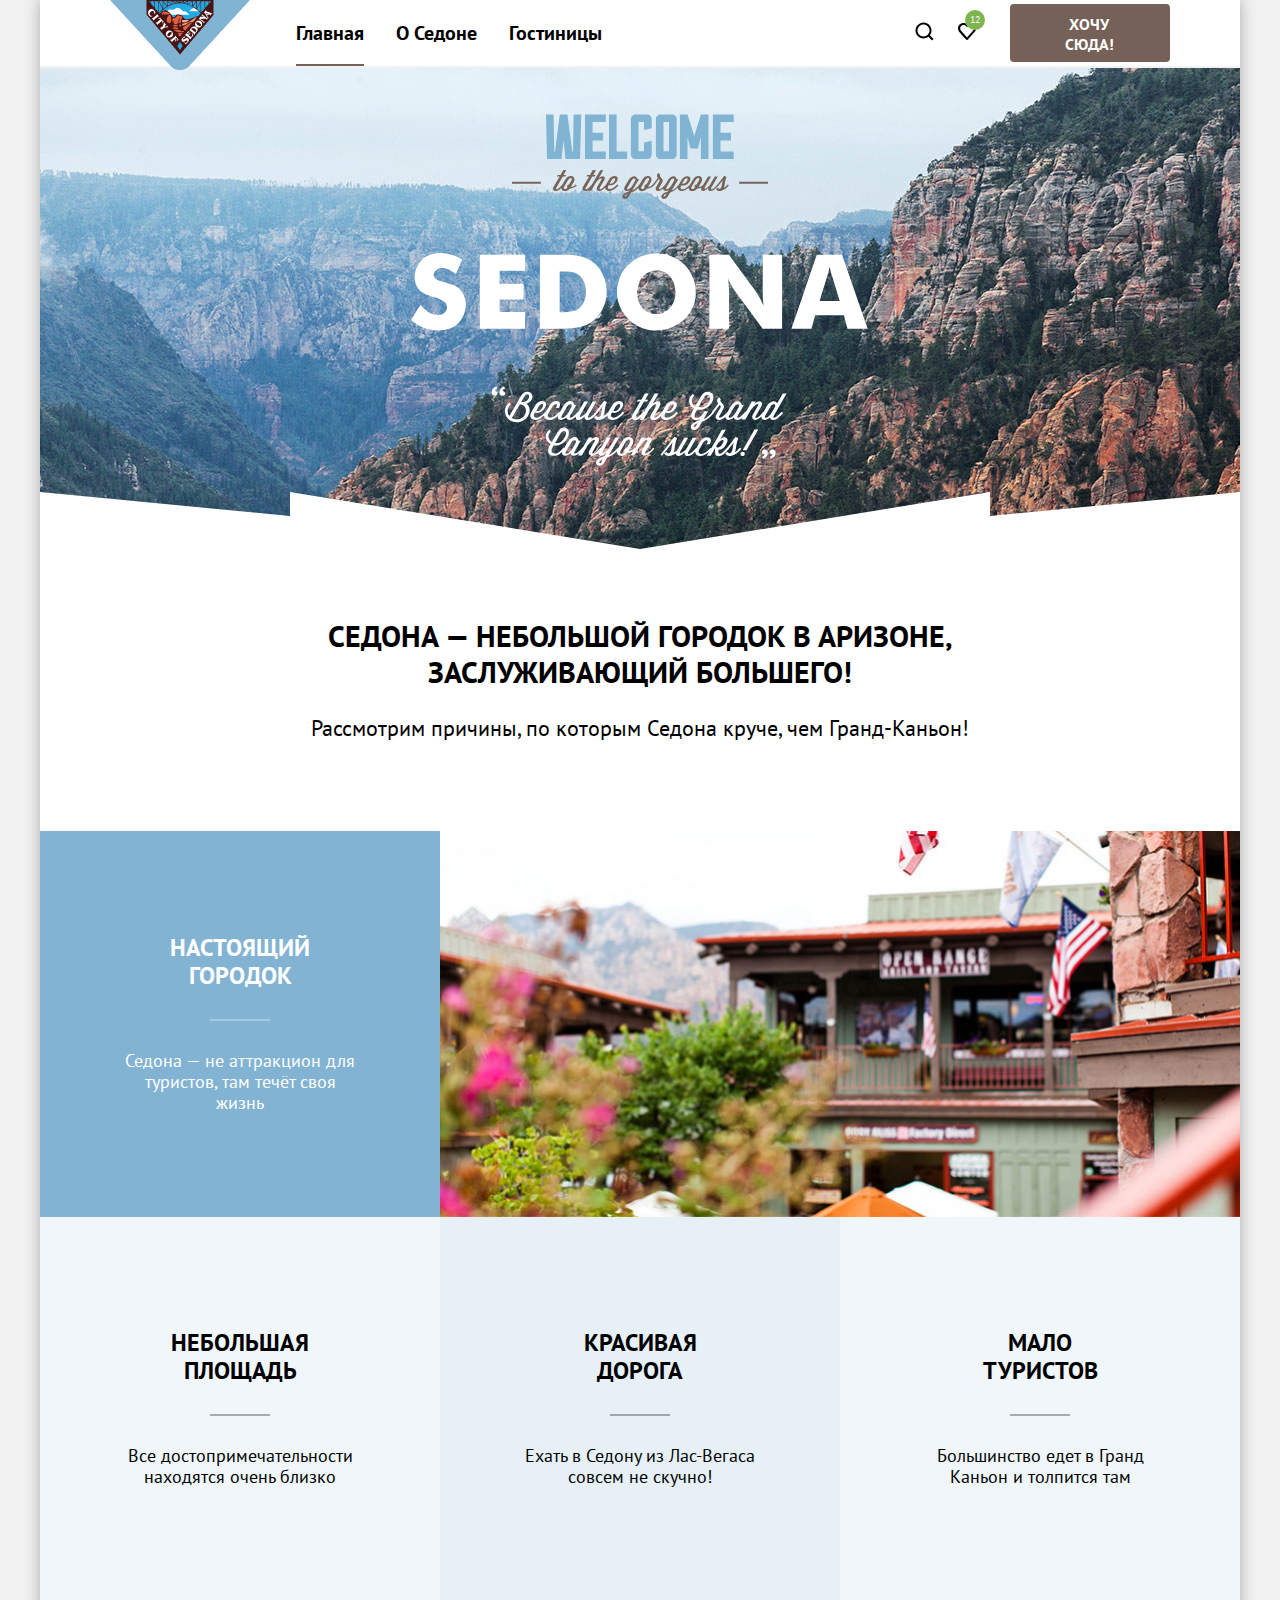
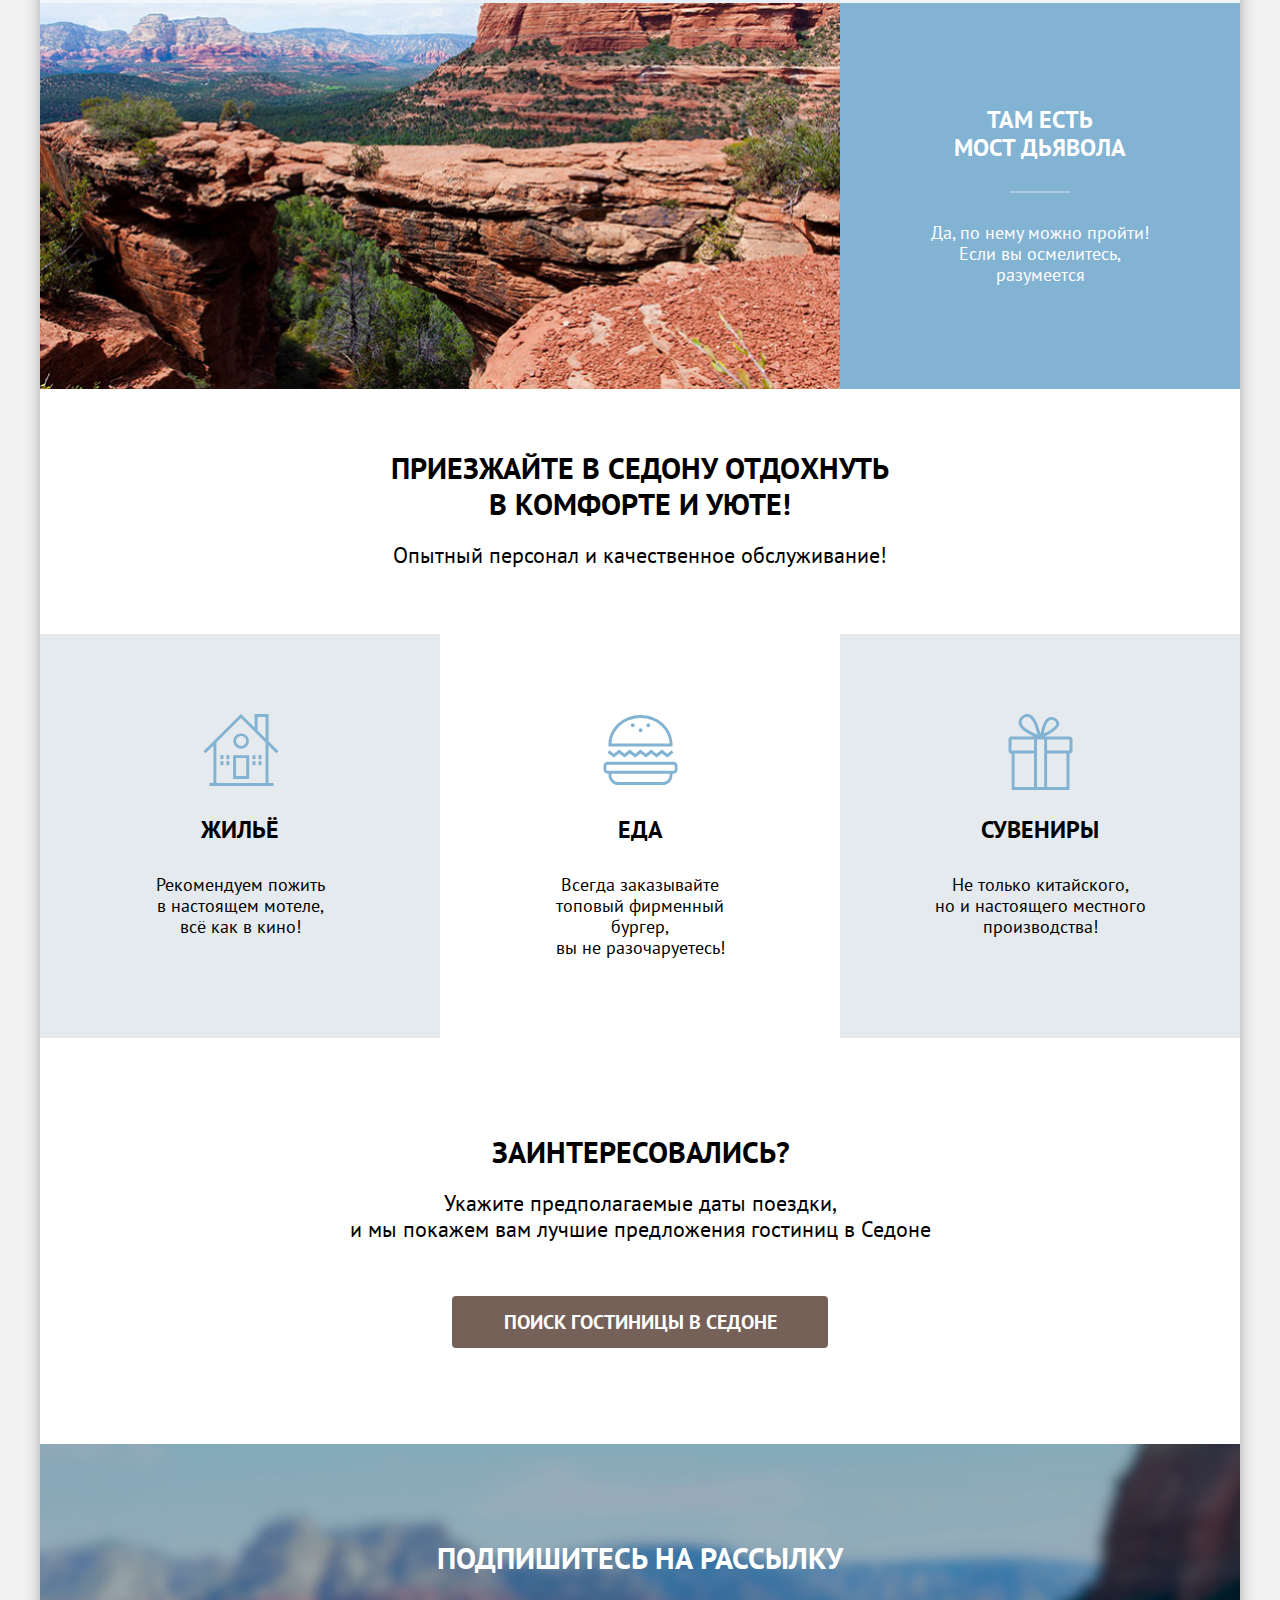
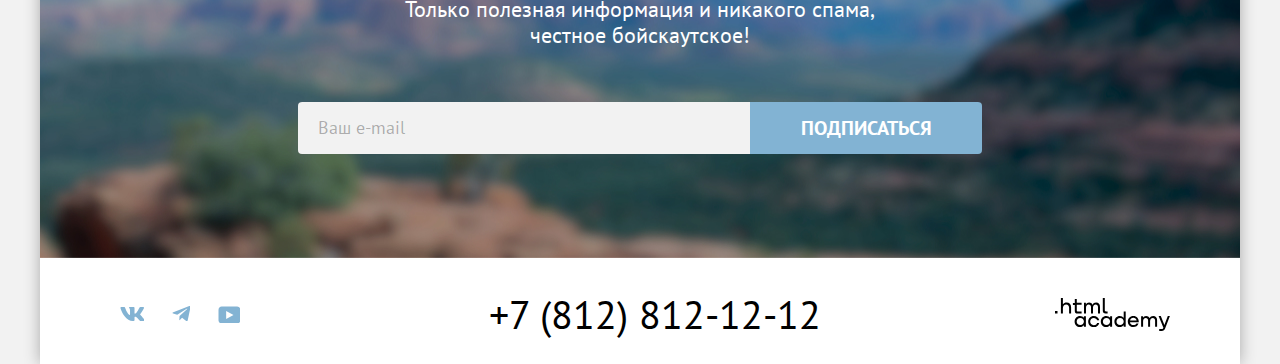
<file: index.html>
<!DOCTYPE html>
<html lang="ru">
  <head>
    <meta charset="utf-8">
    <link rel="stylesheet" href="styles/styles.css">
    <link rel="icon" href="favicon.ico">
    <link rel="icon" type="image/png" sizes="32x32" href="images/favicon.png">
    <title>HTML Academy: Седона</title>
  </head>
  <body class="page-container">
      <header data-test="header" class="header">
        <nav class="navigation">
          <p class="logo">
            <a href="index.html"><img src="images/sedona-logo.png" width="140" height="70"  alt="На главную страницу."></a>
          </p>
          <ul class="navigation-list">
            <li class="navigation-item">
              <a class="navigation-link active" href="index.html">Главная</a>
            </li>
            <li class="navigation-item">
              <a class="navigation-link" href="#">О Седоне</a>
            </li>
            <li class="navigation-item">
              <a class="navigation-link" href="catalog.html">Гостиницы</a>
            </li>
          </ul>
          <ul class="user-menu">
            <li class="user-menu-item search-button">
              <span class="visually-hidden"> поиск </span>
              <a class="search-button-link" href="#">
                <svg class="search-button-icon" xmlns="http://www.w3.org/2000/svg" width="19" height="19" viewBox="0 0 19 19" fill="black" role="img" aria-label="Поиск.">
                  <path d="M18.5 17.0083L14.8 13.3287C15.8 12.0359 16.5 10.3453 16.5 8.4558C16.5 4.08011 12.9 0.5 8.5 0.5C4.1 0.5 0.5 4.17956 0.5 8.55525C0.5 12.9309 4.1 16.511 8.5 16.511C10.3 16.511 12 15.9144 13.4 14.8204L17.1 18.5L18.5 17.0083ZM8.5 14.5221C5.2 14.5221 2.5 11.837 2.5 8.55525C2.5 5.27348 5.2 2.5884 8.5 2.5884C11.8 2.5884 14.5 5.27348 14.5 8.55525C14.5 11.837 11.8 14.5221 8.5 14.5221Z" />
                </svg>
              </a>
            </li>
            <li class="user-menu-item favourites">
              <span class="visually-hidden"> избранное </span>
              <a class="favourites-link" href="#">
                <svg class="favourites-icon" xmlns="http://www.w3.org/2000/svg" width="18" height="17" viewBox="0 0 18 17" fill="black" role="img" aria-label="Избранное.">
                  <path d="M8.9 17C8.6 17 8.3 16.9 8.1 16.6C2.7 10.5 1.4 9.1 1.1 8.7C0.4 7.8 0 6.6 0 5.4C0 2.4 2.4 0 5.5 0C6.8 0 8 0.5 9 1.3C10 0.5 11.3 0 12.5 0C15.5 0 18 2.4 18 5.4C18 6.7 17.5 7.9 16.7 8.8L9.7 16.7C9.5 16.9 9.3 17 8.9 17ZM2.9 7.5C3.2 7.9 6.4 11.5 9 14.4L15.2 7.4C15.7 6.9 15.9 6.2 15.9 5.4C15.9 3.6 14.4 2.1 12.6 2.1C11.6 2.1 10.6 2.6 9.9 3.4C9.6 3.7 9.3 3.8 9 3.8C8.7 3.8 8.4 3.6 8.2 3.4C7.5 2.6 6.5 2.1 5.5 2.1C3.7 2.1 2.2 3.6 2.2 5.4C2.1 6.3 2.5 7 2.9 7.5C2.8 7.5 2.8 7.5 2.9 7.5Z" />
                </svg>
                <span class="favourites-quantity">12</span>
              </a>
            </li>
            <li class="want-to-sedona-wrapper">
              <a class="want-to-sedona-link" href="#">Хочу сюда!</a>
            </li>
          </ul>
        </nav>
      </header>
      <main class="main-container" data-test="main">
        <section class="hero-index" data-test="hero">
          <h1 class="visually-hidden">Седона - небольшой городок в Аризоне</h1>
          <img class="hero-text" src="images/index/hero-text.svg" width="458" height="352" alt="Welcome to the gorgeous Sedona, because the Grand Canyon sucks!">
        </section>
        <section class="advantages" data-test="advantages">
          <h2>Седона — небольшой городок в Аризоне,
            <br>заслуживающий большего!</h2>
          <p class="advantages-subtitle">Рассмотрим причины, по которым Седона круче, чем Гранд-Каньон!</p>
          <ul class="advantages-list">
            <li class="advantages-item with-picture">
              <div class="advantages-item-container">
                <h3 class="advantages-item-header header-with-picture">Настоящий городок </h3>
                <p class="advantages-item-text">Седона — не аттракцион для туристов, там течёт своя жизнь</p>
              </div>
              <img src="images/index/real-town.jpg" width="800" height="385" alt="Домик в Седоне.">
            </li>
            <li class="advantages-item">
              <div class="advantages-item-container basic">
                <h3 class="advantages-item-header">Небольшая площадь</h3>
                <p class="advantages-item-text">Все достопримечательности находятся очень близко</p>
            </div>
            </li>
            <li class="advantages-item">
              <div class="advantages-item-container basic">
                <h3 class="advantages-item-header">Красивая дорога</h3>
                <p class="advantages-item-text">Ехать в Седону из Лас-Вегаса
                  <br>совсем не скучно!</p>
              </div>
            </li>
            <li class="advantages-item">
              <div class="advantages-item-container basic">
                <h3 class="advantages-item-header">Мало
                  <br>туристов</h3>
                <p class="advantages-item-text">Большинство едет в Гранд Каньон и толпится там</p>
              </div>
            </li>
            <li class="advantages-item with-picture">
              <img src="images/index/devils-bridge.jpg" width="800" height="385" alt="Мост дьявола.">
              <div class="advantages-item-container">
                <h3 class="advantages-item-header header-with-picture">Там есть
                  <br>мост дьявола</h3>
                <p class="advantages-item-text">Да, по нему можно пройти! Если вы осмелитесь, разумеется</p>
              </div>
            </li>
          </ul>
        </section>
        <section class="invite" data-test="search">
          <div class="invite-wrapper">
            <h2>Приезжайте в Седону отдохнуть в комфорте и уюте!</h2>
            <p>Опытный персонал и качественное обслуживание!</p>
          </div>
          <ul class="invite-list">
            <li class="invite-list-item invite-list-item-house">
              <h3>Жильё</h3>
              <p>Рекомендуем пожить
                <br>в настоящем мотеле,
                <br>всё как в кино!</p>
            </li>
            <li class="invite-list-item invite-list-item-food">
              <h3>Еда</h3>
              <p>Всегда заказывайте
                <br>топовый фирменный бургер,
                <br>вы не разочаруетесь!</p>
            </li>
            <li class="invite-list-item invite-list-item-souveneer">
              <h3>Сувениры</h3>
              <p>Не только китайского,
                <br>но и настоящего местного
                <br>производства!</p>
            </li>
          </ul>
        </section>
        <section class="search-form">
          <h2>Заинтересовались?</h2>
          <p>Укажите предполагаемые даты поездки,
            <br>и мы покажем вам лучшие предложения гостиниц в Седоне</p>
          <a class="hotel-search-link" href="#">Поиск гостиницы в Седоне</a>
        </section>
        <section class="subscribe" data-test="subscribe">
          <h2>Подпишитесь на рассылку</h2>
          <p>Только полезная информация и никакого спама,
            <br>честное бойскаутское!</p>
          <form class="subscribe-wrapper" action="https://echo.htmlacademy.ru">
            <label for="subscribe-button"></label>
            <input class="field email-input" name="email" id="subscribe-button" type="email" placeholder="Ваш e-mail" required>
            <button class="subscribe-button" type="submit">подписаться</button>
          </form>
        </section>
      </main>
      <footer data-test="footer">
        <div class="footer-conainer">
          <ul class="social-list">
            <li class="social-list-item social-vk">
              <p class="visually-hidden">наша страница во ВКонтакте</p>
              <a class="social-icon" href="https://vk.com/htmlacademy">
                <svg class="vk-icon" xmlns="http://www.w3.org/2000/svg" width="24" height="14" viewBox="0 0 24 14" fill="#83B3D3" role="img" aria-label="Вконтакту.">
                  <path fill-rule="evenodd" clip-rule="evenodd" d="M23.9498 0.948C24.1158 0.402 23.9498 0 23.1548 0H20.5298C19.8618 0 19.5538 0.347 19.3868 0.73C19.3868 0.73 18.0518 3.926 16.1608 6.002C15.5488 6.604 15.2708 6.795 14.9368 6.795C14.7698 6.795 14.5188 6.604 14.5188 6.057V0.948C14.5188 0.292 14.3348 0 13.7788 0H9.65076C9.23376 0 8.98276 0.304 8.98276 0.593C8.98276 1.214 9.92876 1.358 10.0258 3.106V6.904C10.0258 7.737 9.87276 7.888 9.53876 7.888C8.64876 7.888 6.48376 4.677 5.19876 1.003C4.94976 0.288 4.69776 0 4.02676 0H1.39976C0.649756 0 0.499756 0.347 0.499756 0.73C0.499756 1.412 1.38976 4.8 4.64476 9.281C6.81476 12.341 9.86976 14 12.6528 14C14.3218 14 14.5278 13.632 14.5278 12.997V10.684C14.5278 9.947 14.6858 9.8 15.2148 9.8C15.6048 9.8 16.2718 9.992 17.8298 11.467C19.6098 13.216 19.9028 14 20.9048 14H23.5298C24.2798 14 24.6558 13.632 24.4398 12.904C24.2018 12.18 23.3518 11.129 22.2248 9.882C21.6128 9.172 20.6948 8.407 20.4158 8.024C20.0268 7.533 20.1378 7.314 20.4158 6.877C20.4158 6.877 23.6158 2.451 23.9488 0.948H23.9498Z" />
                </svg>
              </a>
            </li>
              <li class="social-list-item social-telegram">
                <p class="visually-hidden">наша страница в Telegram</p>
                <a class="social-icon" href="https://t.me/htmlacademy ">
                  <svg class="telegram-icon" xmlns="http://www.w3.org/2000/svg" width="18" height="16" viewBox="0 0 18 16" fill="#83B3D3" role="img" aria-label="Телеграм.">
                    <path d="M17.2853 0.0992597L1.34073 6.24776C0.252584 6.68481 0.258879 7.29184 1.14109 7.56253L5.23469 8.83953L14.7061 2.8637C15.1539 2.59121 15.5631 2.7378 15.2268 3.03636L7.55308 9.96185H7.55128L7.55308 9.96275L7.2707 14.1823C7.68438 14.1823 7.86693 13.9925 8.09895 13.7686L10.0873 11.8351L14.2232 14.89C14.9858 15.31 15.5334 15.0941 15.7232 14.1841L18.4382 1.38885C18.7161 0.274623 18.0128 -0.229883 17.2853 0.0992597Z" />
                  </svg>
                </a>
            </li>
            <li class="social-list-item social-youtube">
              <p class="visually-hidden">наша страница на YouTube</p>
              <a class="social-icon" href="https://www.youtube.com/user/htmlacademyru">
                <svg class="youtube-icon" xmlns="http://www.w3.org/2000/svg" width="22" height="17" viewBox="0 0 22 17" fill="#83B3D3" role="img" aria-label="Youtube.">
                  <path d="M19.1072 0.5H3.67437C1.81368 0.5 0.500244 2.09375 0.500244 3.9V13.9937C0.500244 15.9062 1.81368 17.5 3.67437 17.5H19.3261C20.9679 17.5 22.5002 15.9062 22.5002 14.1V3.9C22.2813 2.09375 20.9679 0.5 19.1072 0.5ZM8.16194 13.0375V4.9625L15.4953 9L8.16194 13.0375Z"/>
                </svg>
              </a>
            </li>
          </ul>
            <a class="phone" href="tel:+78128121212">+7 (812) 812-12-12</a>
            <p class="visually-hidden">Разработано html academy</p>
          <a class="html-academy-link" href="https://htmlacademy.ru/">
            <svg  class="html-academy-icon" xmlns="http://www.w3.org/2000/svg" width="115" height="33" viewBox="0 0 115 33" fill="black" role="img" aria-label="hnml academy.">
            <path fill-rule="evenodd" clip-rule="evenodd" d="M7.9999 6.2C8.7999 5.2 9.9999 4.5 11.5999 4.5C14.2999 4.5 16.1999 6.4 16.0999 9.4V15.5H14.0999V9.8C14.0999 8 12.9999 6.6 11.1999 6.6C9.1999 6.6 7.8999 8.1 7.8999 10.2V15.5H5.8999V0H7.8999V6.2H7.9999ZM0 15.5V12.9H2.5V15.5H0ZM26.5999 4.79998H21.7999V1.09998H19.7999V4.89998H17.8999V6.89998H19.7999V12.9C19.7999 14.6 20.7999 15.6 22.4999 15.6H26.5999V13.6H22.8999C22.1999 13.6 21.7999 13.2 21.7999 12.5V6.79998H26.5999V4.79998ZM37.6 6.69998C38.2 5.39998 39.5 4.59998 41.1 4.59998C43.6 4.59998 45.1 6.39998 45 8.89997V15.4H43V9.09998C43 7.49998 42.1 6.49998 40.6 6.49998C39.4 6.49998 38 7.39998 38 9.79998V15.4H36V9.09998C36 7.49998 35.1 6.49998 33.6 6.49998C32 6.49998 31 7.99998 31 9.99998V15.4H29V4.79998H30.9V6.39998H31C31.6 5.39998 32.7 4.59998 34.1 4.59998C35.7 4.59998 36.9 5.49998 37.5 6.69998H37.6ZM47.8 12.7C47.8 14.4 48.8 15.4 50.6 15.4H52.6V13.4H50.9001C50.2001 13.4 49.8 13 49.8 12.3V0H47.8V12.7ZM25.0001 17.9C26.7001 17.9 28.0001 18.6 28.9001 19.7V18.2H30.9001V28.8H28.9001V27.2H28.8001C28.0001 28.3 26.8001 29.1 25.0001 29.1C21.9001 29.1 19.6001 26.8 19.6001 23.5C19.6001 20.2 21.9001 17.9 25.0001 17.9ZM21.7001 23.5C21.7001 25.5 23.1001 27.1 25.3001 27.1C27.5001 27.1 28.9001 25.4 28.9001 23.5C28.9001 21.5 27.5001 19.9 25.3001 19.9C23.1001 19.9 21.7001 21.5 21.7001 23.5ZM44.2 22C43.7 19.6 41.5999 17.9 38.7999 17.9C35.3999 17.9 33.2 20.4 33.2 23.5C33.2 26.6 35.3999 29.1 38.7999 29.1C41.5999 29.1 43.7 27.3 44.2 24.9H42.0999C41.7 26.2 40.3999 27.2 38.7999 27.2C36.5999 27.2 35.2 25.6 35.2 23.6C35.2 21.6 36.5999 20 38.7999 20C40.3999 20 41.5999 21 42.0999 22.2H44.2V22ZM51.2001 17.9C52.9001 17.9 54.2001 18.6 55.1 19.7V18.2H57.1V28.8H55.1V27.2H55C54.2001 28.3 53 29.1 51.2001 29.1C48.1001 29.1 45.8 26.8 45.8 23.5C45.8 20.2 48.1001 17.9 51.2001 17.9ZM47.9001 23.5C47.9001 25.5 49.3 27.1 51.5 27.1C53.6 27.1 55.1 25.4 55.1 23.5C55.1 21.5 53.7001 19.9 51.5 19.9C49.3 19.9 47.9001 21.5 47.9001 23.5ZM68.6999 19.8C67.7999 18.7 66.4999 17.9 64.7999 17.9C61.6999 17.9 59.3999 20.2 59.3999 23.5C59.3999 26.8 61.5999 29.1 64.7999 29.1C66.4999 29.1 67.7999 28.3 68.5999 27.3H68.6999V28.8H70.6999V13.4H68.6999V19.8ZM65.0999 27.1C62.8999 27.1 61.4999 25.5 61.4999 23.5C61.4999 21.5 62.8999 19.9 65.0999 19.9C67.2999 19.9 68.6999 21.5 68.6999 23.5C68.5999 25.5 67.1999 27.1 65.0999 27.1ZM72.8 23.5C72.8 20.4 75 17.9 78.3 17.9C81.8 17.9 84 20.6 83.8 24.2H75C75.1 25.8 76.5 27.1 78.4 27.1C79.8 27.1 80.9 26.5 81.4 25.5H83.5C82.8 27.8 80.8 29.1 78.3 29.1C74.9 29.1 72.8 26.5 72.8 23.5ZM81.6 22.4C81.3 20.8 80 19.8 78.3 19.8C76.6001 19.8 75.4 20.9 75.1 22.4H81.6ZM98.2001 17.9C96.6001 17.9 95.3001 18.7 94.6001 19.9H94.5001C93.9001 18.7 92.7001 17.9 91.1001 17.9C89.7001 17.9 88.6001 18.6 88.0001 19.7V18.2H86.1001V28.8H88.1001V23.4C88.1001 21.4 89.1001 20 90.7001 19.9C92.2001 19.9 93.1001 20.9 93.1001 22.5V28.8H95.1001V23.2C95.1001 20.8 96.5001 19.9 97.7001 19.9C99.2001 19.9 100.1 20.9 100.1 22.5V28.8H102.1V22.3C102.2 19.7 100.7 17.9 98.2001 17.9ZM105.8 18.1L109.4 27L112.8 18.1H114.9L110.2 30.3C109.5 32.1 108.5 32.9 106.7 32.9H104.2V30.9H106.7C107.7 30.9 108.1 30.6 108.4 29.7L103.6 18.1H105.8Z"/> </svg>
          </a>
        </div>
      </footer>
      <div class="modal-container modal-closed" data-test="modal">
        <div class="modal modal-hotel-search ">
          <button class="modal-close-button" type="button">
            <span class="visually-hidden">Закрыть окно поиска.</span>
          </button>
          <section class="modal-content">
            <h2 class="modal-title">поиск гостиницы в седоне</h2>
            <h3 class="visually-hidden">Форма поиска гостиницы.</h3>
            <form class="hotel-search-form" action="https://echo.htmlacademy.ru/" method="post">
              <div class="form-wrapper">
                <div class="check-in">
                    <label class="modal-lables check-in-date-label" for="check-in-date">Дата Заезда: </label>
                    <input class="field check-in-date-input" type="text" name="дата заезда" id="check-in-date" placeholder="Укажите дату" value="27 апреля 2020" required>
                </div>
                <p class="warning incorrect-date">
                  Мы не можем отправить вас в прошлое.
                </p>
                <div class="departure">
                    <label class="modal-lables departure-date-label" for="departure-date">Дата Выезда:</label>
                    <input class="field departure-date-input" type="text" name="дата выезда" id="departure-date" placeholder="Укажите дату" value="1 сентября 2023" required>
                </div>
                  <p class="warning succesful-date">
                    На эти даты есть свободные номера. Пока есть.
                  </p>
                  <div class="guest">
                    <div class="adults-wrapper">
                      <label class="modal-lables adults-label" for="adults-number">Взрослые: </label>
                        <div class="adult-counter">
                          <input class="modal-buttons minus-button" type="button" value="-">
                          <input class="field adults-number" type="number" name="Взрослых" id="adults-number" min="0" value="2" max="99">
                          <input class="modal-buttons plus-button" type="button" value="+">
                        </div>
                        </div>
                    <div class="children-wrapper">
                        <label class="modal-lables children-label" for="children-number">Дети: </label>
                        <div class="tooltip children-tooltip">
                          <button class="tooltip-toggle" type="button" aria-labelledby="tooltip-children">
                            <svg width="26" height="26" viewBox="0 0 26 26" fill="none" xmlns="http://www.w3.org/2000/svg" role="button" aria-label="Общее описание для всех картинок.">
                              <circle cx="13" cy="13" r="13" fill="#83B3D3"/>
                              <path fill-rule="evenodd" clip-rule="evenodd" d="M12 7H14V9H12V7ZM14 19H12V10H14V19Z" fill="white"/>
                            </svg>
                          </button>
                          <span class="tooltip-text" role="tooltip" id="tooltip-children">Укажите количество детей, которые будут с вами, возраст которых от 6 до 18 лет. Дети до 6 лет размещаются бесплатно.</span>
                        </div>
                          <div class="children-counter">
                            <input class="modal-buttons minus-button" type="button" value="-">
                            <input class="field children-number" type="number" name="Детей" id="children-number" min="0"  value="2" max="99">
                            <input class="modal-buttons plus-button" type="button" value="+">
                          </div>
                    </div>
                  </div>
                <div class="modal-submit-wrapper">
                  <input class="modal-submit-button" type="submit" name="Найти" value="Найти">
                </div>
              </div>
            </form>
          </section>
        </div>
      </div>
  </body>
</html>
</file>
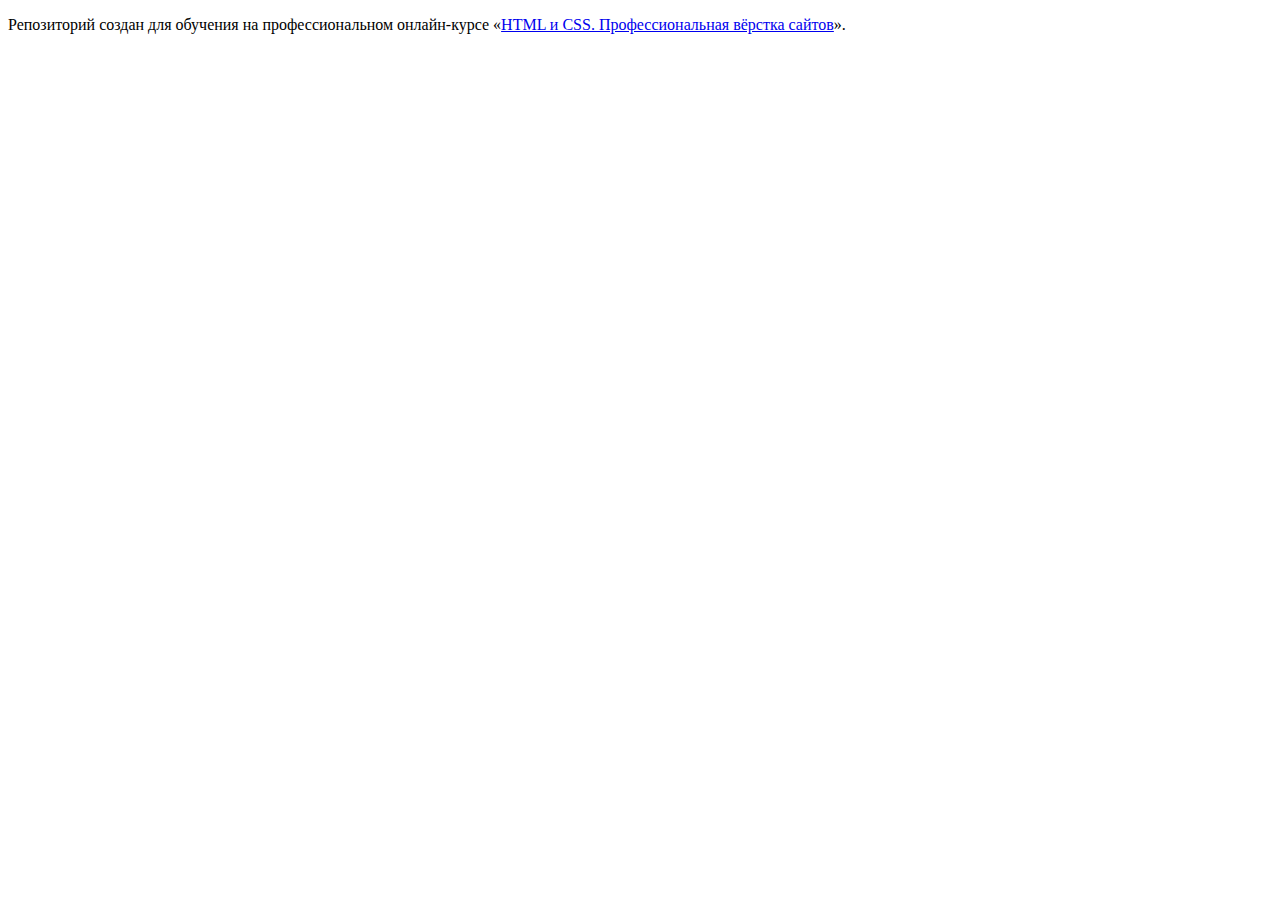
<file: 1/index.html>
<!DOCTYPE html>
<html lang="ru">
  <head>
    <meta charset="utf-8">
    <title>HTML Academy: Седона</title>
    <base href="https://htmlacademy-htmlcss.github.io/2415183-sedona-38/1/">
</head>
  <body>

    <p>Репозиторий создан для обучения на профессиональном онлайн‑курсе «<a href="https://htmlacademy.ru/intensive/htmlcss">HTML и CSS. Профессиональная вёрстка сайтов</a>».</p>

  </body>
</html>
</file>
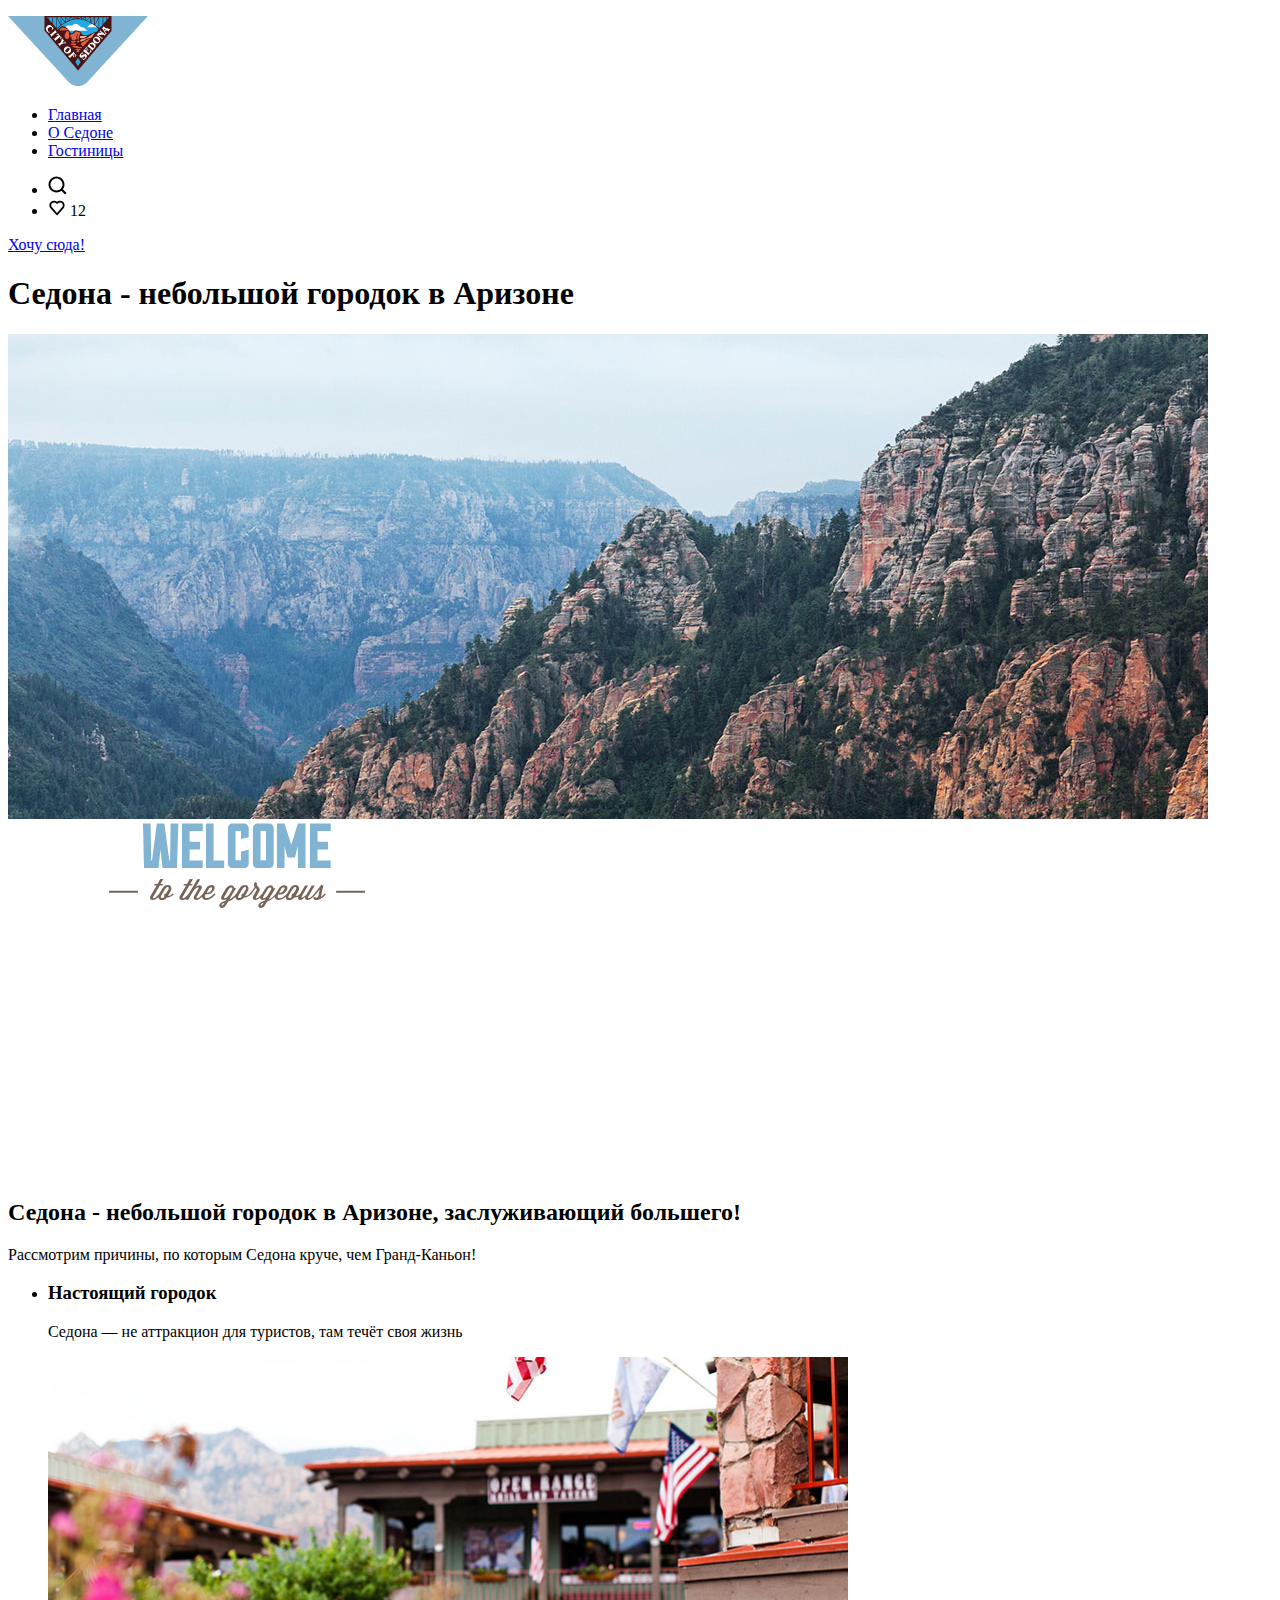
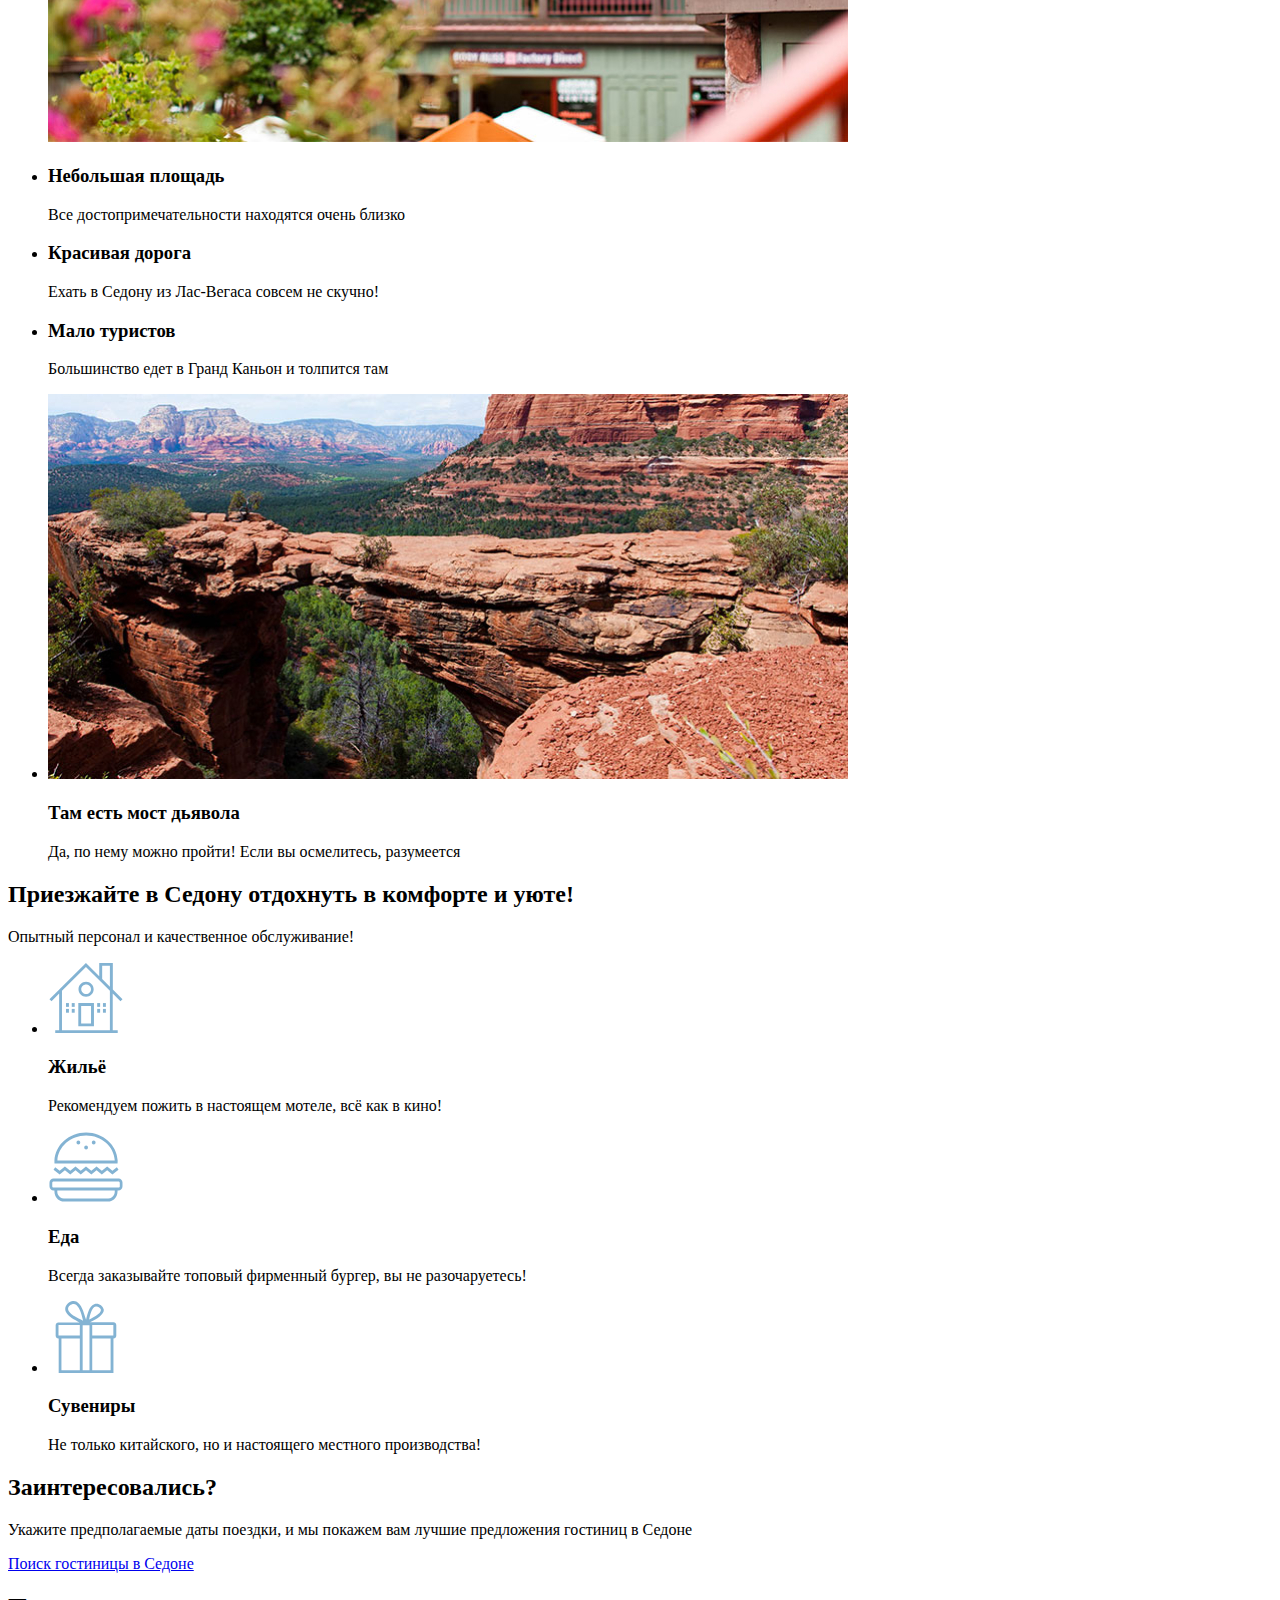
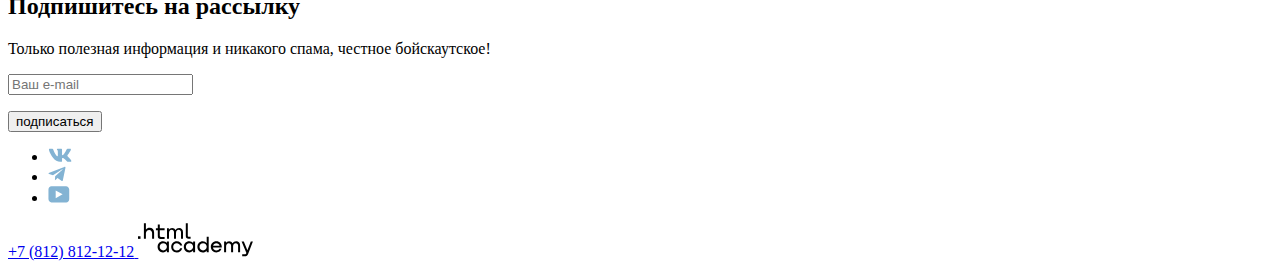
<file: 3/index.html>
<!DOCTYPE html>
<html lang="ru">
  <head>
    <meta charset="utf-8">
    <link rel="icon" href="images/favicon.ico">
    <link rel="icon" href="images/favicon.png">
    <link rel="preconnect" href="https://fonts.googleapis.com">
    <link rel="preconnect" href="https://fonts.gstatic.com" crossorigin>
    <link href="https://fonts.googleapis.com/css2?family=PT+Sans:wght@400;700&display=swap" rel="stylesheet">
    <title>HTML Academy: Седона</title>
    <base href="https://htmlacademy-htmlcss.github.io/2415183-sedona-38/3/">
</head>
  <body>
    <header data-test="header" class="main-header">
      <nav>
        <p class="logo">
          <a href="index.html"><img src="images/sedona-logo.png" alt="Логотип города Седона"></a>
        </p>
        <ul class="navigation-list">
          <li class="navigtion-item active"> <a href="index.html">Главная</a></li>
          <li class="navigtion-item"> <a href="#">О Седоне</a></li>
          <li class="navigtion-item"> <a href="catalog.html">Гостиницы</a></li>
        </ul>
      </nav>
        <ul class="user-menu">
          <li class="user-menu-item search-button">
            <a href="#"><img src="images/search-icon.svg" width="19" height="19" alt="Поиск"></a>
          </li>
          <li class="user-menu-item favourites">
            <a href="#"> <img src="images/heart.svg" width="18" height="17" alt="Избранное"></a>
            <span class="favourites-quantity">12</span>
          </li>
        </ul>
          <a href="#">Хочу сюда!</a>
    </header>
    <main data-test="main">
      <section class="hero" data-test="hero">
        <h1 class="visually-hidden">Седона - небольшой городок в Аризоне</h1>
        <img id="hero-background" src="images/index/hero-background.jpg" width="1200" height="485" alt="Welcome to the gorgeous Sedona, because the Grand Canyon sucks!">
        <img id="hero-text" src="images/index/hero-text.svg" width="458" height="352" alt="Welcome to the gorgeous Sedona, because the Grand Canyon sucks!">
      </section>
      <section class="advanages" data-test="advantages">
        <h2>Седона - небольшой городок в Аризоне, заслуживающий большего!</h2>
        <p>Рассмотрим причины, по которым Седона круче, чем Гранд-Каньон!</p>
        <ul class="advanages-list">
          <li class="advanages-item">
            <h3 class="advanages-item-header">Настоящий городок</h3>
            <p class="advanages-item-text">Седона — не аттракцион для туристов, там течёт своя жизнь</p>
            <span><img src="images/index/real-town.jpg" width="800" height="385" alt="Домик в Седоне"></span>
          </li>
          <li class="advanages-item">
            <h3 class="advanages-item-header">Небольшая площадь</h3>
            <p class="advanages-item-text">Все достопримечательности находятся очень близко</p>
          </li>
          <li class="advanages-item">
            <h3 class="advanages-item-header">Красивая дорога</h3>
            <p class="advanages-item-text">Ехать в Седону из Лас-Вегаса совсем не скучно!</p>
          </li>
          <li class="advanages-item">
            <h3 class="advanages-item-header">Мало туристов</h3>
            <p class="advanages-item-text">Большинство едет в Гранд Каньон и толпится там</p>
          </li>
            <li class="advanages-item">
            <p><img src="images/index/devils-bridge.jpg" width="800" height="385" alt="Мост дьявола"></p>
            <span>
              <h3 class="advanages-item-header">Там есть мост дьявола</h3>
              <p class="advanages-item-text">Да, по нему можно пройти! Если вы осмелитесь, разумеется</p>
            </span>
          </li>
        </ul>
      </section>
      <section class="Invite" data-test="search">
        <h2>Приезжайте в Седону отдохнуть в комфорте и уюте!</h2>
        <p>Опытный персонал и качественное обслуживание!</p>
        <ul class="invite-list">
          <li class="invite-list-item">
            <img src="images/index/Advantage-house.svg" width="75" height="72" alt="Жильё">
            <h3>Жильё</h3>
            <p>Рекомендуем пожить в настоящем мотеле, всё как в кино!</p>
          </li>
          <li class="invite-list-item">
            <img src="images/index/Advantage-food.svg" width="75" height="72" alt="Еда">
            <h3>Еда</h3>
            <p>Всегда заказывайте топовый фирменный бургер, вы не разочаруетесь!</p>
          </li>
          <li class="invite-list-item">
            <img src="images/index/Advantage-souveneer.svg" width="75" height="72" alt="Сувениры">
            <h3>Сувениры</h3>
            <p>Не только китайского, но и настоящего местного производства!</p>
          </li>
        </ul>
      </section>
      <section class="search-form">
        <h2>Заинтересовались?</h2>
        <p>Укажите предполагаемые даты поездки, и мы покажем вам лучшие предложения гостиниц в Седоне</p>
        <a href="#">Поиск гостиницы в Седоне</a>
      </section>
      <section class="subscribe" data-test="subscribe">
        <h2>Подпишитесь на рассылку</h2>
        <p>Только полезная информация и никакого спама, честное бойскаутское!</p>
        <form action="https://echo.htmlacademy.ru">
          <label for="subscribe-button"></label>
          <input name="email" id="subscribe-button" type="email" placeholder="Ваш e-mail" required>
          <p><button type="submit">подписаться</button></p>
        </form>
      </section>
    </main>
     <footer data-test="footer">
      <ul class="social-list">
        <li class="social-list-item">
          <a class="social-icon" href="#"> <img src="images/social-vk.svg" width="24" height="14" alt="ВКонтакте"></a>
        </li>
        <li class="social-list-item">
          <a class="social-icon" href="#"> <img src="images/social-telegram.svg" width="18" height="16" alt="ВКонтакте"></a>
        </li>
        <li class="social-list-item">
          <a class="social-icon" href="#"> <img src="images/social-youtube.svg" width="22" height="17" alt="ВКонтакте"></a>
        </li>
      </ul>
      <div class="adress">
        <a class="phone" href="tel:+78128121212">+7 (812) 812-12-12</a><a href="https://htmlacademy.ru/"> <img src="images/html-academy-logo.svg" alt="логотип HTML Academy"></a>
      </div>
    </footer>
  </body>
</html>
</file>
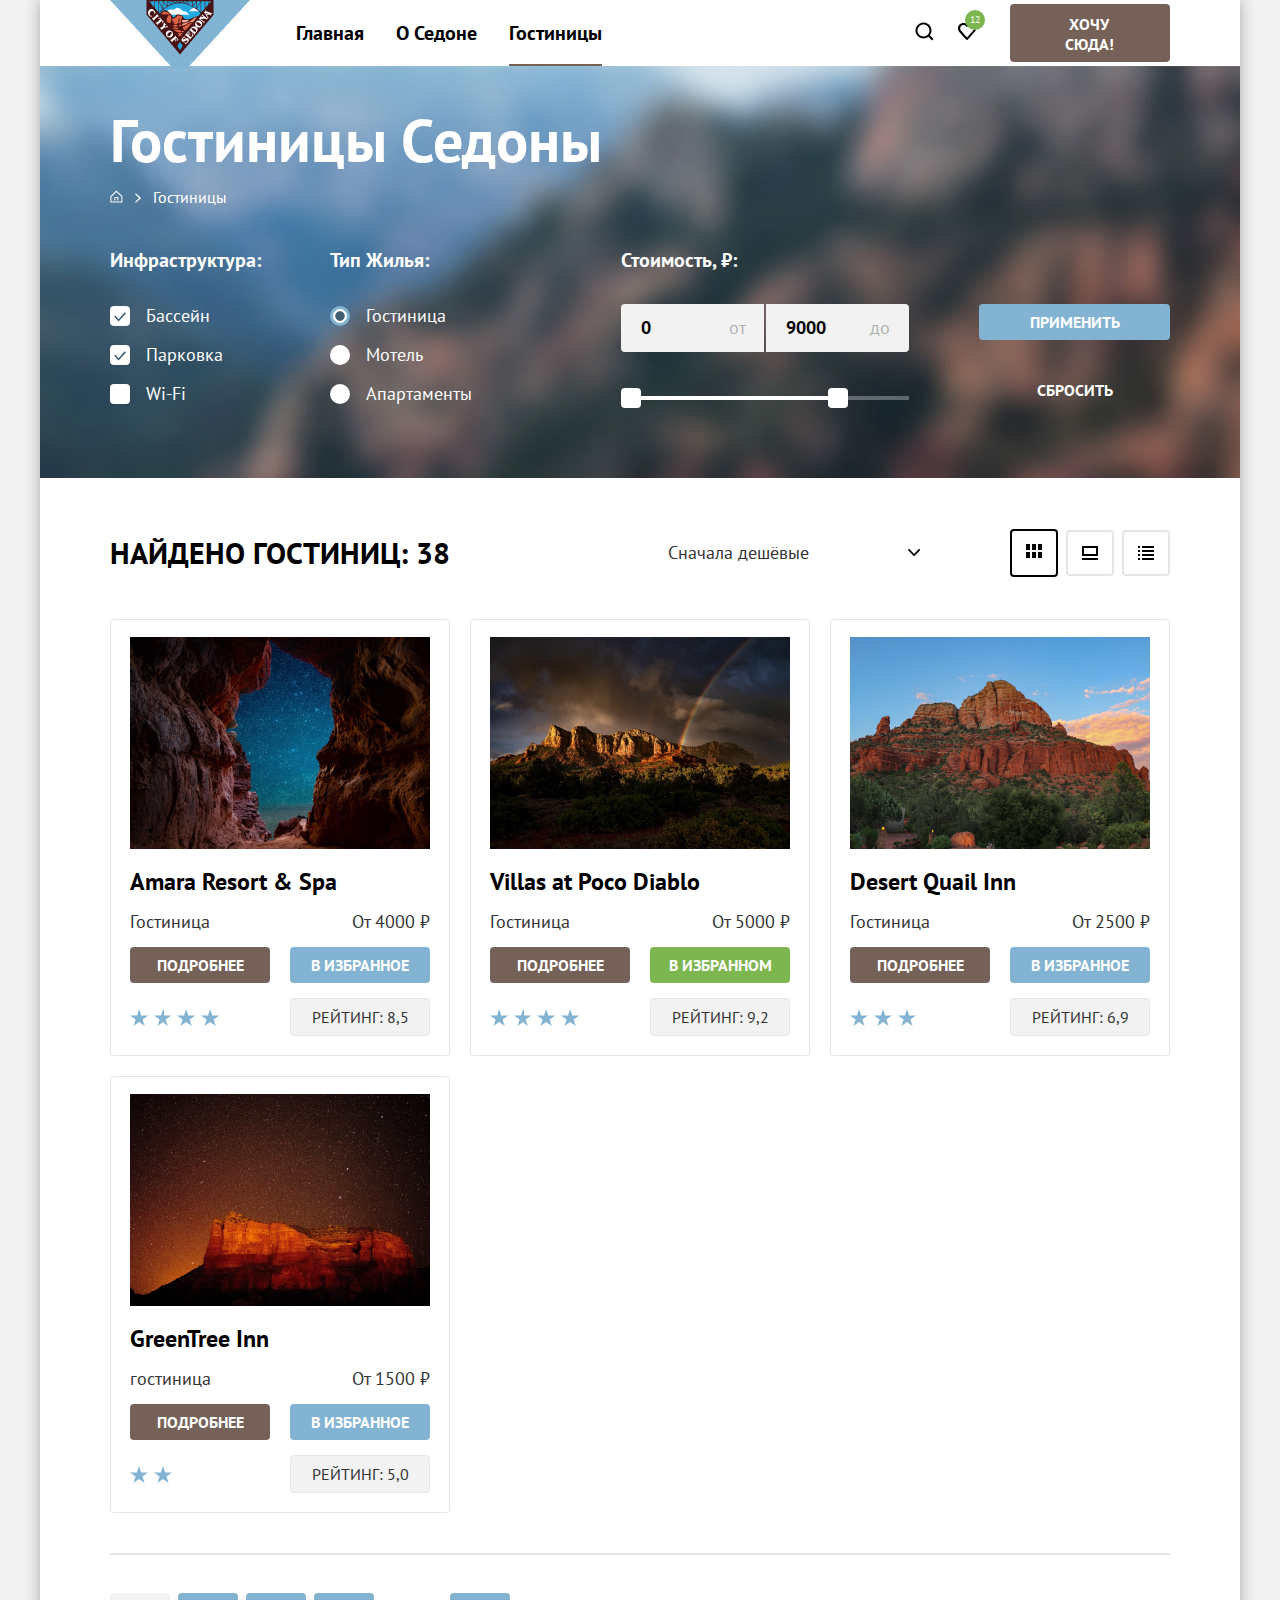
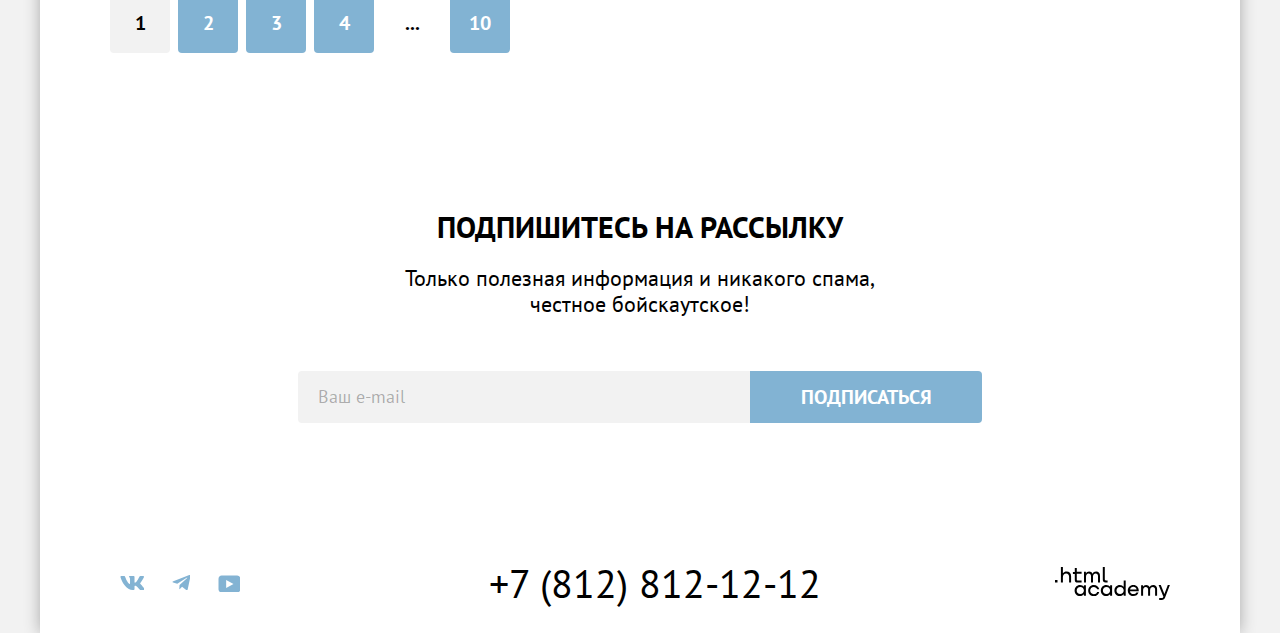
<file: catalog.html>
<!DOCTYPE html>
<html lang="ru">
  <head>
    <meta charset="utf-8">
    <link rel="stylesheet" href="styles/styles.css">
    <link rel="icon" href="favicon.ico">
    <link rel="icon" type="image/png" sizes="32x32" href="images/favicon.png">
    <title>HTML Academy: Седона</title>
  </head>
  <body class="page-container">
    <header data-test="header" class="header">
      <nav class="navigation">
        <p class="logo">
          <a href="index.html"><img src="images/sedona-logo.png" width="140" height="70"  alt="На главную страницу."></a>
        </p>
        <ul class="navigation-list">
          <li class="navigation-item">
            <a class="navigation-link" href="index.html">Главная</a>
          </li>
          <li class="navigation-item">
            <a class="navigation-link" href="#">О Седоне</a>
          </li>
          <li class="navigation-item">
            <a class="navigation-link active" href="catalog.html">Гостиницы</a>
          </li>
        </ul>
        <ul class="user-menu">
          <li class="user-menu-item search-button">
            <span class="visually-hidden"> поиск </span>
            <a class="search-button-link" href="#">
              <svg class="search-button-icon" xmlns="http://www.w3.org/2000/svg" width="19" height="19" viewBox="0 0 19 19" fill="black" role="img" aria-label="Поиск.">
                <path d="M18.5 17.0083L14.8 13.3287C15.8 12.0359 16.5 10.3453 16.5 8.4558C16.5 4.08011 12.9 0.5 8.5 0.5C4.1 0.5 0.5 4.17956 0.5 8.55525C0.5 12.9309 4.1 16.511 8.5 16.511C10.3 16.511 12 15.9144 13.4 14.8204L17.1 18.5L18.5 17.0083ZM8.5 14.5221C5.2 14.5221 2.5 11.837 2.5 8.55525C2.5 5.27348 5.2 2.5884 8.5 2.5884C11.8 2.5884 14.5 5.27348 14.5 8.55525C14.5 11.837 11.8 14.5221 8.5 14.5221Z" />
              </svg>
            </a>
          </li>
          <li class="user-menu-item favourites">
            <span class="visually-hidden"> избранное </span>
            <a class="favourites-link" href="#">
              <svg class="favourites-icon" xmlns="http://www.w3.org/2000/svg" width="18" height="17" viewBox="0 0 18 17" fill="black" role="img" aria-label="Избранное.">
                <path d="M8.9 17C8.6 17 8.3 16.9 8.1 16.6C2.7 10.5 1.4 9.1 1.1 8.7C0.4 7.8 0 6.6 0 5.4C0 2.4 2.4 0 5.5 0C6.8 0 8 0.5 9 1.3C10 0.5 11.3 0 12.5 0C15.5 0 18 2.4 18 5.4C18 6.7 17.5 7.9 16.7 8.8L9.7 16.7C9.5 16.9 9.3 17 8.9 17ZM2.9 7.5C3.2 7.9 6.4 11.5 9 14.4L15.2 7.4C15.7 6.9 15.9 6.2 15.9 5.4C15.9 3.6 14.4 2.1 12.6 2.1C11.6 2.1 10.6 2.6 9.9 3.4C9.6 3.7 9.3 3.8 9 3.8C8.7 3.8 8.4 3.6 8.2 3.4C7.5 2.6 6.5 2.1 5.5 2.1C3.7 2.1 2.2 3.6 2.2 5.4C2.1 6.3 2.5 7 2.9 7.5C2.8 7.5 2.8 7.5 2.9 7.5Z" />
              </svg>
              <span class="favourites-quantity">12</span>
            </a>
          </li>
          <li class="want-to-sedona-wrapper">
            <a class="want-to-sedona-link" href="#">Хочу сюда!</a>
          </li>
        </ul>
      </nav>
    </header>
    <main class="main-container" data-test="main">
      <section class="hero-catalog" data-test=" filter">
        <h1>Гостиницы Седоны</h1>
          <ol class="breadcrumbs">
            <li class="breadcrumbs-item">
              <a href="index.html">
                <svg  xmlns="http://www.w3.org/2000/svg" width="13" height="13" viewBox="0 0 13 13" fill="none" role="img" aria-label="На главную страницу.">
                <path d="M6.37109 0.5L0.371094 6.30006V12.5001H12.3711V6.30006L6.37109 0.5ZM11.3711 11.5001H1.37109V6.70005L6.37109 1.9L11.3711 6.70005V11.5001Z" fill="white"/>
                <path d="M4.37109 10.5001H5.37109V8.00005H7.37109V10.5001H8.37109V7.00005H4.37109V10.5001Z" fill="white"/>
                </svg>
              </a>
            </li>
            <li class="breadcrumbs-item">
              <a href="#">Гостиницы</a>
            </li>
          </ol>
          <div class="filter-wrapper" data-test="filter">
            <form class="filter-form" action="https://echo.htmlacademy.ru/courses" method="post">
              <div class="check-radio-wrapper">
                <fieldset class="hotel-options">
                  <legend class="hotel-options-list-legend">Инфраструктура:</legend>
                    <ul class="hotel-options-list">
                      <li>
                        <label class="control">
                          <input class="control-input visually-hidden" type="checkbox" name="pool" id="pool" checked>
                          <span class="control-mark"></span>
                          <span class="control-label">Бассейн</span>
                        </label>
                      </li>
                      <li>
                        <label class="control">
                          <input class="control-input visually-hidden" type="checkbox" name="parking" id="parking" checked>
                          <span class="control-mark"></span>
                          <span class="control-label">Парковка</span>
                        </label>
                      </li>
                      <li>
                        <label class="control">
                          <input class="control-input visually-hidden" type="checkbox" name="hotel-options-list" id="wi-fi">
                          <span class="control-mark"></span>
                          <span class="control-label">Wi-Fi</span>
                        </label>
                      </li>
                    </ul>
                </fieldset>
                <fieldset class="hotel-type">
                  <legend class="hotel-type-legend">Тип Жилья:</legend>
                  <ul class="hotel-type-list">
                    <li class="hotel-type-item">
                      <label class="control" for="hotel">
                        <input class="control-input visually-hidden" type="radio" name="hotel-type" value="hotel" id="hotel" checked>
                        <span class="control-mark"></span>
                        <span class="control-label">Гостиница</span>
                      </label>
                    </li>
                    <li class="hotel-type-item">
                      <label class="control" for="motel">
                        <input class="control-input visually-hidden" type="radio" name="hotel-type" value="motel" id="motel" >
                        <span class="control-mark"></span>
                        <span class="control-label">Мотель</span>
                      </label>
                    </li>
                    <li class="hotel-type-item">
                      <label class="control" for="apartaments">
                        <input class="control-input visually-hidden" type="radio" name="hotel-type" value="apartaments" id="apartaments" >
                        <span class="control-mark"></span>
                        <span class="control-label">Апартаменты</span>
                      </label>
                    </li>
                  </ul>
                </fieldset>
              </div>
                <fieldset class="price-select-form">
                  <legend class="price-select-header">Стоимость, ₽:</legend>
                    <div class="price-select">
                      <div class="price-input-wrapper">
                        <input class="field price-from" type="number" name="price-start" id="price-from" min="0" max="100000" value="0">
                        <label class="price-from-label" for="price-from">от</label>
                      </div>
                      <div class="price-input-wrapper">
                        <input class="field price-to" type="number" name="price-end" id="price-to" min="0" max="100000" value="9000">
                        <label class="price-to-label" for="price-to">до</label>
                      </div>
                    </div>
                    <div class="range">
                      <div class="range-scale">
                        <div class="range-bar" style="left: 0; width:226px">
                          <button class="range-toggle toggle-min" type="button">
                            <span class="visually-hidden">Изменить минимальную цену.</span>
                          </button>
                          <button class="range-toggle toggle-max" type="button">
                            <span class="visually-hidden">Изменить максимальную цену.</span>
                          </button>
                        </div>
                      </div>
                    </div>
                </fieldset>
              <ul class="filter-button-wrapper">
                <li>
                  <input class="submit-filter-button" type="submit" name="hotel-search-button" value="Применить">
                </li>
                <li>
                  <input class="reset-filter-button" type="reset" name="hotel-search-reset" value="Сбросить">
                </li>
              </ul>
            </form>
          </div>
      </section>
      <section class="catalog" data-test="catalog">
        <div class="sorting">
          <div class="sorting-results">
            <h2 class="visually-hidden">Результаты поиска.</h2>
            <b>Найдено гостиниц:</b>
            <span class="search-quantity">38</span>
          </div>
          <div class="select-wrapper">
            <select class="select-control" name="sorting-type" aria-label="Сортировка">
              <option class="select-option" value="cheap">Сначала дешёвые</option>
              <option class="select-option" value="expensive">Сначала дорогие</option>
            </select>
          </div>
          <ul class="view-type">
            <li class="view-type-item ">
              <button class="view-type-button table-view active-view-type" type="button">
                <svg xmlns="http://www.w3.org/2000/svg" width="16" height="14" viewBox="0 0 16 14" fill="none" role="img" aria-label="Отображение плитками.">
                  <path d="M4 0H0V6H4V0Z" fill="black"/>
                  <path d="M16 0H12V6H16V0Z" fill="black"/>
                  <path d="M10 0H6V6H10V0Z" fill="black"/>
                  <path d="M4 8H0V14H4V8Z" fill="black"/>
                  <path d="M16 8H12V14H16V8Z" fill="black"/>
                  <path d="M10 8H6V14H10V8Z" fill="black"/>
                </svg>
              </button>
            </li>
            <li class="view-type-item">
              <button class="view-type-button big-card-view" type="button">
                <svg xmlns="http://www.w3.org/2000/svg" width="16" height="14" viewBox="0 0 16 14" fill="none" role="img" aria-label="отображение карточкой отеля.">
                  <path d="M16 12H0V14H16V12Z" fill="black"/>
                  <path d="M14 2V8H2V2H14ZM16 0H0V10H16V0Z" fill="black"/>
                </svg>
              </button>
            </li>
            <li class="view-type-item">
              <button class="view-type-button list-view" type="button" >
                <svg class="view-type-icon" xmlns="http://www.w3.org/2000/svg" width="16" height="14" viewBox="0 0 16 14" fill="none" role="img" aria-label="Отображение списком.">
                  <path d="M2 0H0V2H2V0Z" fill="black"/>
                  <path d="M16 0H4V2H16V0Z" fill="black"/>
                  <path d="M2 4H0V6H2V4Z" fill="black"/>
                  <path d="M16 4H4V6H16V4Z" fill="black"/>
                  <path d="M2 8H0V10H2V8Z" fill="black"/>
                  <path d="M16 8H4V10H16V8Z" fill="black"/>
                  <path d="M2 12H0V14H2V12Z" fill="black"/>
                  <path d="M16 12H4V14H16V12Z" fill="black"/>
                </svg>
              </button>
            </li>
          </ul>
        </div>
        <div class="found-hotels">
          <ul class="hotel-cards">
            <li class="hotel-card">
              <a class="catalog-hotel-link" href="#">
                <img class="hotel-card-img" src="images/catalog/amara-sesort.jpg" width="300" height="212" alt="Amara Resort & Spa.">
              </a>
              <a class="catalog-hotel-link" href="#">
              <h3 class="hotel-name">Amara Resort & Spa</h3>
              </a>
              <p class="card-hotel-type">Гостиница</p>
              <p class="price">От 4000 ₽</p>
              <a class="more-button" href="#">ПОДРОБНЕЕ</a>
              <button class="to-favourite" type="button">В ИЗБРАННОЕ</button>
              <p class="hotel-stars hotel-stars-4"></p>
              <p class="hotel-raiting">РЕЙТИНГ: 8,5</p>
            </li>
            <li class="hotel-card">
              <a class="catalog-hotel-link" href="#">
                <img class="hotel-card-img" src="images/catalog/villas-at-poco-diablo.jpg" width="300" height="212" alt="Villas at Poco Diablo.">
              </a>
              <a class="catalog-hotel-link" href="#">
                <h3 class="hotel-name">Villas at Poco Diablo</h3>
              </a>
              <p class="card-hotel-type">Гостиница</p>
              <p class="price">От 5000 ₽</p>
              <a class="more-button" href="#">ПОДРОБНЕЕ</a>
              <button class="in-favourite" type="button">В ИЗБРАННОМ</button>
              <p class="hotel-stars hotel-stars-4"></p>
              <p class="hotel-raiting">РЕЙТИНГ: 9,2</p>
            </li>
            <li class="hotel-card">
              <a class="catalog-hotel-link" href="#">
                <img class="hotel-card-img" src="images/catalog/desert-quail-inn.jpg" width="300" height="212" alt="Desert Quail Inn.">
              </a>
              <a class="catalog-hotel-link" href="#">
                <h3 class="hotel-name">Desert Quail Inn</h3>
              </a>
              <p class="card-hotel-type">Гостиница</p>
              <p class="price">От 2500 ₽</p>
              <a class="more-button" href="#">ПОДРОБНЕЕ</a>
              <button class="to-favourite" type="button">В ИЗБРАННОЕ</button>
              <p class="hotel-stars hotel-stars-3"></p>
              <p class="hotel-raiting">РЕЙТИНГ: 6,9</p>
            </li>
            <li class="hotel-card">
              <a class="catalog-hotel-link" href="#">
                <img class="hotel-card-img" src="images/catalog/greentree-inn.jpg" width="300" height="212" alt="GreenTree Inn.">
              </a>
              <a class="catalog-hotel-link" href="#">
                <h3 class="hotel-name">GreenTree Inn</h3>
              </a>
              <p class="card-hotel-type">гостиница</p>
              <p class="price">От 1500 ₽</p>
              <a class="more-button" href="#">ПОДРОБНЕЕ</a>
              <button class="to-favourite" type="button">В ИЗБРАННОЕ</button>
              <p class="hotel-stars hotel-stars-2"></p>
              <p class="hotel-raiting">РЕЙТИНГ: 5,0</p>
            </li>
          </ul>
        </div>
        <ul class="pagination">
          <li class="pagination-button"><a class="active">1</a></li>
          <li class="pagination-button"><a href="#">2</a></li>
          <li class="pagination-button"><a href="#">3</a></li>
          <li class="pagination-button"><a href="#">4</a></li>
          <li class="pagination-button"><a class="pagination-hidden">...</a></li>
          <li class="pagination-button"><a href="#">10</a></li>
        </ul>
      </section>
      <section class="subscribe subscribe-lite" data-test="subscribe">
        <h2>Подпишитесь на рассылку</h2>
        <p>Только полезная информация и никакого спама,
          <br>честное бойскаутское!</p>
        <form class="subscribe-wrapper" action="https://echo.htmlacademy.ru">
          <label for="subscribe-button"></label>
          <input class="field email-input"  name="email" id="subscribe-button" type="email" placeholder="Ваш e-mail" required>
          <span><button class="subscribe-button" type="submit" >подписаться</button></span>
        </form>
      </section>
    </main>
    <footer data-test="footer">
      <div class="footer-conainer">
        <ul class="social-list">
          <li class="social-list-item social-vk">
            <p class="visually-hidden">наша страница во ВКонтакте</p>
            <a class="social-icon" href="https://vk.com/htmlacademy">
              <svg class="vk-icon" xmlns="http://www.w3.org/2000/svg" width="24" height="14" viewBox="0 0 24 14" fill="#83B3D3" role="img" aria-label="Вконтакте.">
                <path fill-rule="evenodd" clip-rule="evenodd" d="M23.9498 0.948C24.1158 0.402 23.9498 0 23.1548 0H20.5298C19.8618 0 19.5538 0.347 19.3868 0.73C19.3868 0.73 18.0518 3.926 16.1608 6.002C15.5488 6.604 15.2708 6.795 14.9368 6.795C14.7698 6.795 14.5188 6.604 14.5188 6.057V0.948C14.5188 0.292 14.3348 0 13.7788 0H9.65076C9.23376 0 8.98276 0.304 8.98276 0.593C8.98276 1.214 9.92876 1.358 10.0258 3.106V6.904C10.0258 7.737 9.87276 7.888 9.53876 7.888C8.64876 7.888 6.48376 4.677 5.19876 1.003C4.94976 0.288 4.69776 0 4.02676 0H1.39976C0.649756 0 0.499756 0.347 0.499756 0.73C0.499756 1.412 1.38976 4.8 4.64476 9.281C6.81476 12.341 9.86976 14 12.6528 14C14.3218 14 14.5278 13.632 14.5278 12.997V10.684C14.5278 9.947 14.6858 9.8 15.2148 9.8C15.6048 9.8 16.2718 9.992 17.8298 11.467C19.6098 13.216 19.9028 14 20.9048 14H23.5298C24.2798 14 24.6558 13.632 24.4398 12.904C24.2018 12.18 23.3518 11.129 22.2248 9.882C21.6128 9.172 20.6948 8.407 20.4158 8.024C20.0268 7.533 20.1378 7.314 20.4158 6.877C20.4158 6.877 23.6158 2.451 23.9488 0.948H23.9498Z" />
              </svg>
            </a>
          </li>
            <li class="social-list-item social-telegram">
              <p class="visually-hidden">наша страница в Telegram</p>
              <a class="social-icon" href="https://t.me/htmlacademy ">
                <svg class="telegram-icon" xmlns="http://www.w3.org/2000/svg" width="18" height="16" viewBox="0 0 18 16" fill="#83B3D3" role="img" aria-label="Телеграм.">
                  <path d="M17.2853 0.0992597L1.34073 6.24776C0.252584 6.68481 0.258879 7.29184 1.14109 7.56253L5.23469 8.83953L14.7061 2.8637C15.1539 2.59121 15.5631 2.7378 15.2268 3.03636L7.55308 9.96185H7.55128L7.55308 9.96275L7.2707 14.1823C7.68438 14.1823 7.86693 13.9925 8.09895 13.7686L10.0873 11.8351L14.2232 14.89C14.9858 15.31 15.5334 15.0941 15.7232 14.1841L18.4382 1.38885C18.7161 0.274623 18.0128 -0.229883 17.2853 0.0992597Z" />
                </svg>
              </a>
          </li>
          <li class="social-list-item social-youtube">
            <p class="visually-hidden">наша страница на YouTube</p>
            <a class="social-icon" href="https://www.youtube.com/user/htmlacademyru">
              <svg class="youtube-icon" xmlns="http://www.w3.org/2000/svg" width="22" height="17" viewBox="0 0 22 17" fill="#83B3D3" role="img" aria-label="Youtube.">
                <path d="M19.1072 0.5H3.67437C1.81368 0.5 0.500244 2.09375 0.500244 3.9V13.9937C0.500244 15.9062 1.81368 17.5 3.67437 17.5H19.3261C20.9679 17.5 22.5002 15.9062 22.5002 14.1V3.9C22.2813 2.09375 20.9679 0.5 19.1072 0.5ZM8.16194 13.0375V4.9625L15.4953 9L8.16194 13.0375Z"/>
              </svg>
            </a>
          </li>
        </ul>
          <a class="phone" href="tel:+78128121212">+7 (812) 812-12-12</a>
          <p class="visually-hidden">Разработано html academy</p>
        <a class="html-academy-link" href="https://htmlacademy.ru/">
          <svg  class="html-academy-icon" xmlns="http://www.w3.org/2000/svg" width="115" height="33" viewBox="0 0 115 33" fill="black" role="img" aria-label="html academy.">
          <path fill-rule="evenodd" clip-rule="evenodd" d="M7.9999 6.2C8.7999 5.2 9.9999 4.5 11.5999 4.5C14.2999 4.5 16.1999 6.4 16.0999 9.4V15.5H14.0999V9.8C14.0999 8 12.9999 6.6 11.1999 6.6C9.1999 6.6 7.8999 8.1 7.8999 10.2V15.5H5.8999V0H7.8999V6.2H7.9999ZM0 15.5V12.9H2.5V15.5H0ZM26.5999 4.79998H21.7999V1.09998H19.7999V4.89998H17.8999V6.89998H19.7999V12.9C19.7999 14.6 20.7999 15.6 22.4999 15.6H26.5999V13.6H22.8999C22.1999 13.6 21.7999 13.2 21.7999 12.5V6.79998H26.5999V4.79998ZM37.6 6.69998C38.2 5.39998 39.5 4.59998 41.1 4.59998C43.6 4.59998 45.1 6.39998 45 8.89997V15.4H43V9.09998C43 7.49998 42.1 6.49998 40.6 6.49998C39.4 6.49998 38 7.39998 38 9.79998V15.4H36V9.09998C36 7.49998 35.1 6.49998 33.6 6.49998C32 6.49998 31 7.99998 31 9.99998V15.4H29V4.79998H30.9V6.39998H31C31.6 5.39998 32.7 4.59998 34.1 4.59998C35.7 4.59998 36.9 5.49998 37.5 6.69998H37.6ZM47.8 12.7C47.8 14.4 48.8 15.4 50.6 15.4H52.6V13.4H50.9001C50.2001 13.4 49.8 13 49.8 12.3V0H47.8V12.7ZM25.0001 17.9C26.7001 17.9 28.0001 18.6 28.9001 19.7V18.2H30.9001V28.8H28.9001V27.2H28.8001C28.0001 28.3 26.8001 29.1 25.0001 29.1C21.9001 29.1 19.6001 26.8 19.6001 23.5C19.6001 20.2 21.9001 17.9 25.0001 17.9ZM21.7001 23.5C21.7001 25.5 23.1001 27.1 25.3001 27.1C27.5001 27.1 28.9001 25.4 28.9001 23.5C28.9001 21.5 27.5001 19.9 25.3001 19.9C23.1001 19.9 21.7001 21.5 21.7001 23.5ZM44.2 22C43.7 19.6 41.5999 17.9 38.7999 17.9C35.3999 17.9 33.2 20.4 33.2 23.5C33.2 26.6 35.3999 29.1 38.7999 29.1C41.5999 29.1 43.7 27.3 44.2 24.9H42.0999C41.7 26.2 40.3999 27.2 38.7999 27.2C36.5999 27.2 35.2 25.6 35.2 23.6C35.2 21.6 36.5999 20 38.7999 20C40.3999 20 41.5999 21 42.0999 22.2H44.2V22ZM51.2001 17.9C52.9001 17.9 54.2001 18.6 55.1 19.7V18.2H57.1V28.8H55.1V27.2H55C54.2001 28.3 53 29.1 51.2001 29.1C48.1001 29.1 45.8 26.8 45.8 23.5C45.8 20.2 48.1001 17.9 51.2001 17.9ZM47.9001 23.5C47.9001 25.5 49.3 27.1 51.5 27.1C53.6 27.1 55.1 25.4 55.1 23.5C55.1 21.5 53.7001 19.9 51.5 19.9C49.3 19.9 47.9001 21.5 47.9001 23.5ZM68.6999 19.8C67.7999 18.7 66.4999 17.9 64.7999 17.9C61.6999 17.9 59.3999 20.2 59.3999 23.5C59.3999 26.8 61.5999 29.1 64.7999 29.1C66.4999 29.1 67.7999 28.3 68.5999 27.3H68.6999V28.8H70.6999V13.4H68.6999V19.8ZM65.0999 27.1C62.8999 27.1 61.4999 25.5 61.4999 23.5C61.4999 21.5 62.8999 19.9 65.0999 19.9C67.2999 19.9 68.6999 21.5 68.6999 23.5C68.5999 25.5 67.1999 27.1 65.0999 27.1ZM72.8 23.5C72.8 20.4 75 17.9 78.3 17.9C81.8 17.9 84 20.6 83.8 24.2H75C75.1 25.8 76.5 27.1 78.4 27.1C79.8 27.1 80.9 26.5 81.4 25.5H83.5C82.8 27.8 80.8 29.1 78.3 29.1C74.9 29.1 72.8 26.5 72.8 23.5ZM81.6 22.4C81.3 20.8 80 19.8 78.3 19.8C76.6001 19.8 75.4 20.9 75.1 22.4H81.6ZM98.2001 17.9C96.6001 17.9 95.3001 18.7 94.6001 19.9H94.5001C93.9001 18.7 92.7001 17.9 91.1001 17.9C89.7001 17.9 88.6001 18.6 88.0001 19.7V18.2H86.1001V28.8H88.1001V23.4C88.1001 21.4 89.1001 20 90.7001 19.9C92.2001 19.9 93.1001 20.9 93.1001 22.5V28.8H95.1001V23.2C95.1001 20.8 96.5001 19.9 97.7001 19.9C99.2001 19.9 100.1 20.9 100.1 22.5V28.8H102.1V22.3C102.2 19.7 100.7 17.9 98.2001 17.9ZM105.8 18.1L109.4 27L112.8 18.1H114.9L110.2 30.3C109.5 32.1 108.5 32.9 106.7 32.9H104.2V30.9H106.7C107.7 30.9 108.1 30.6 108.4 29.7L103.6 18.1H105.8Z"/> </svg>
        </a>
      </div>
    </footer>
  </body>
</html>
</file>
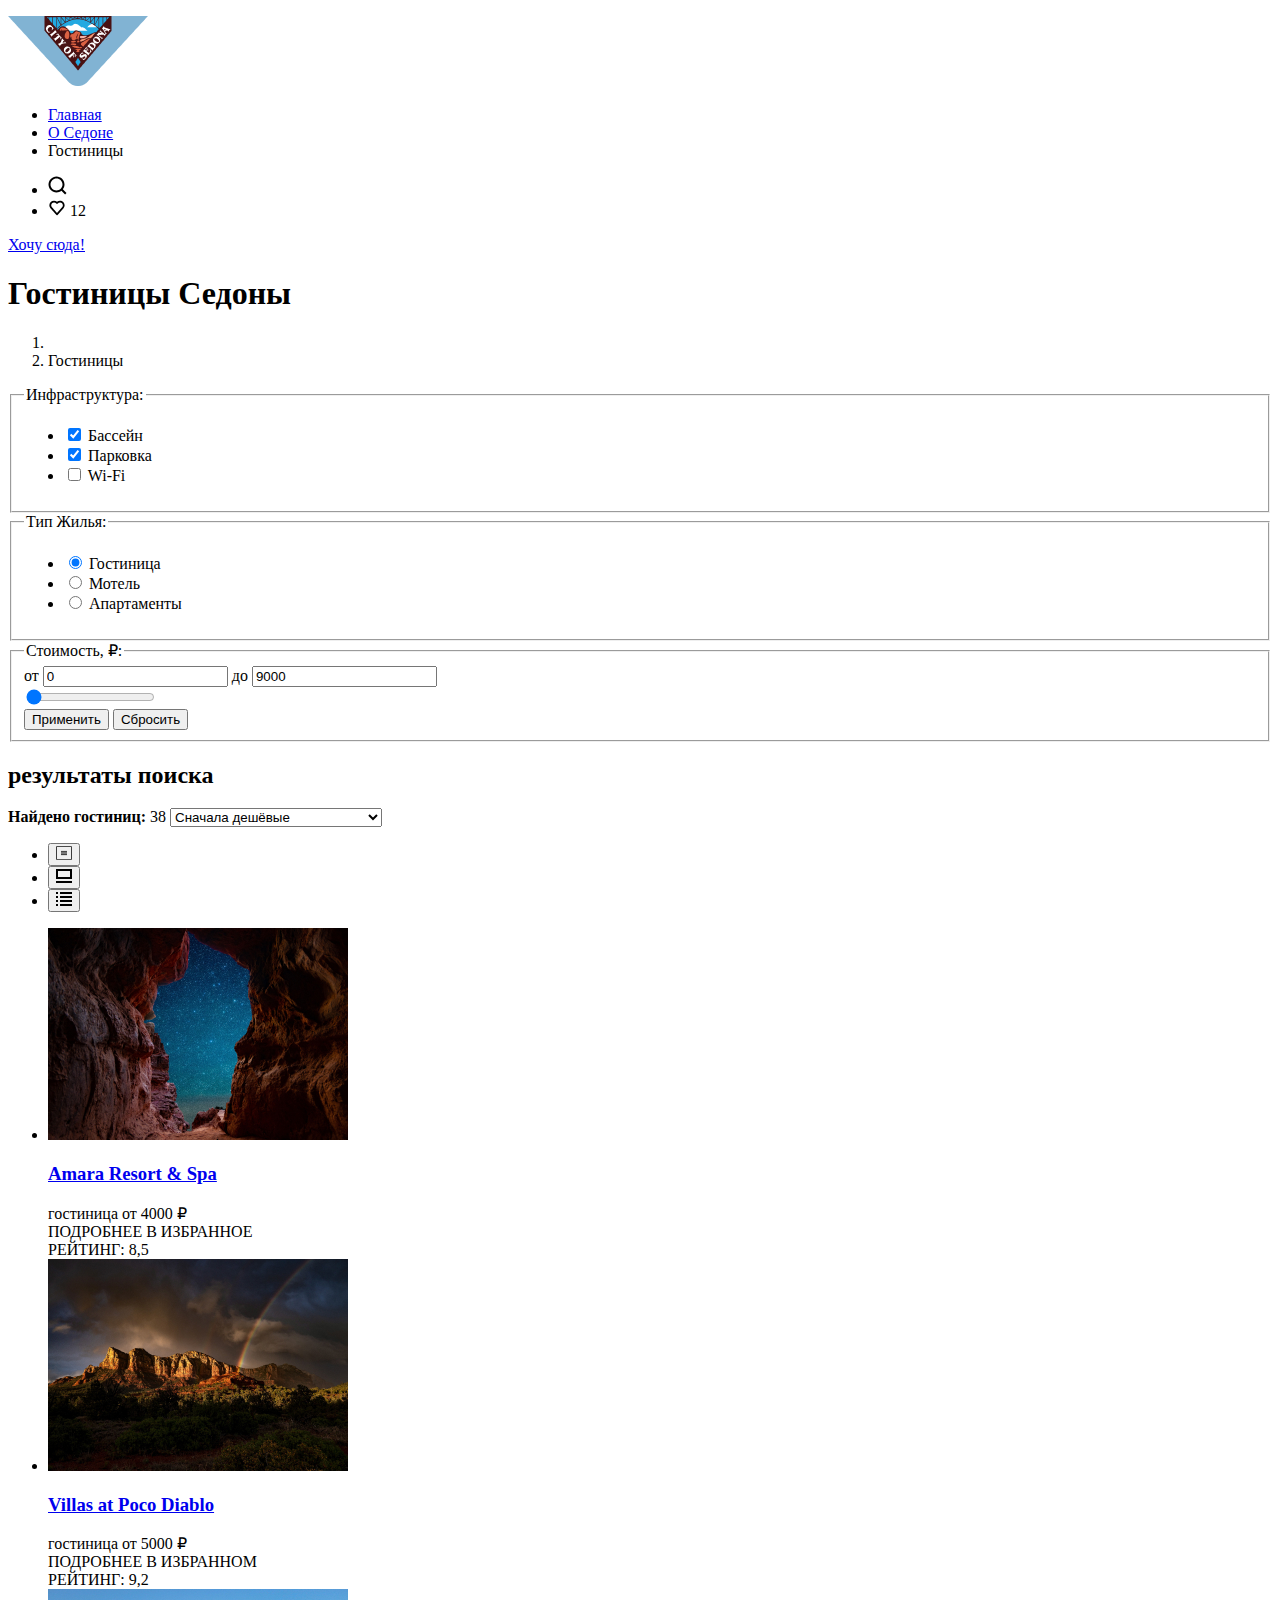
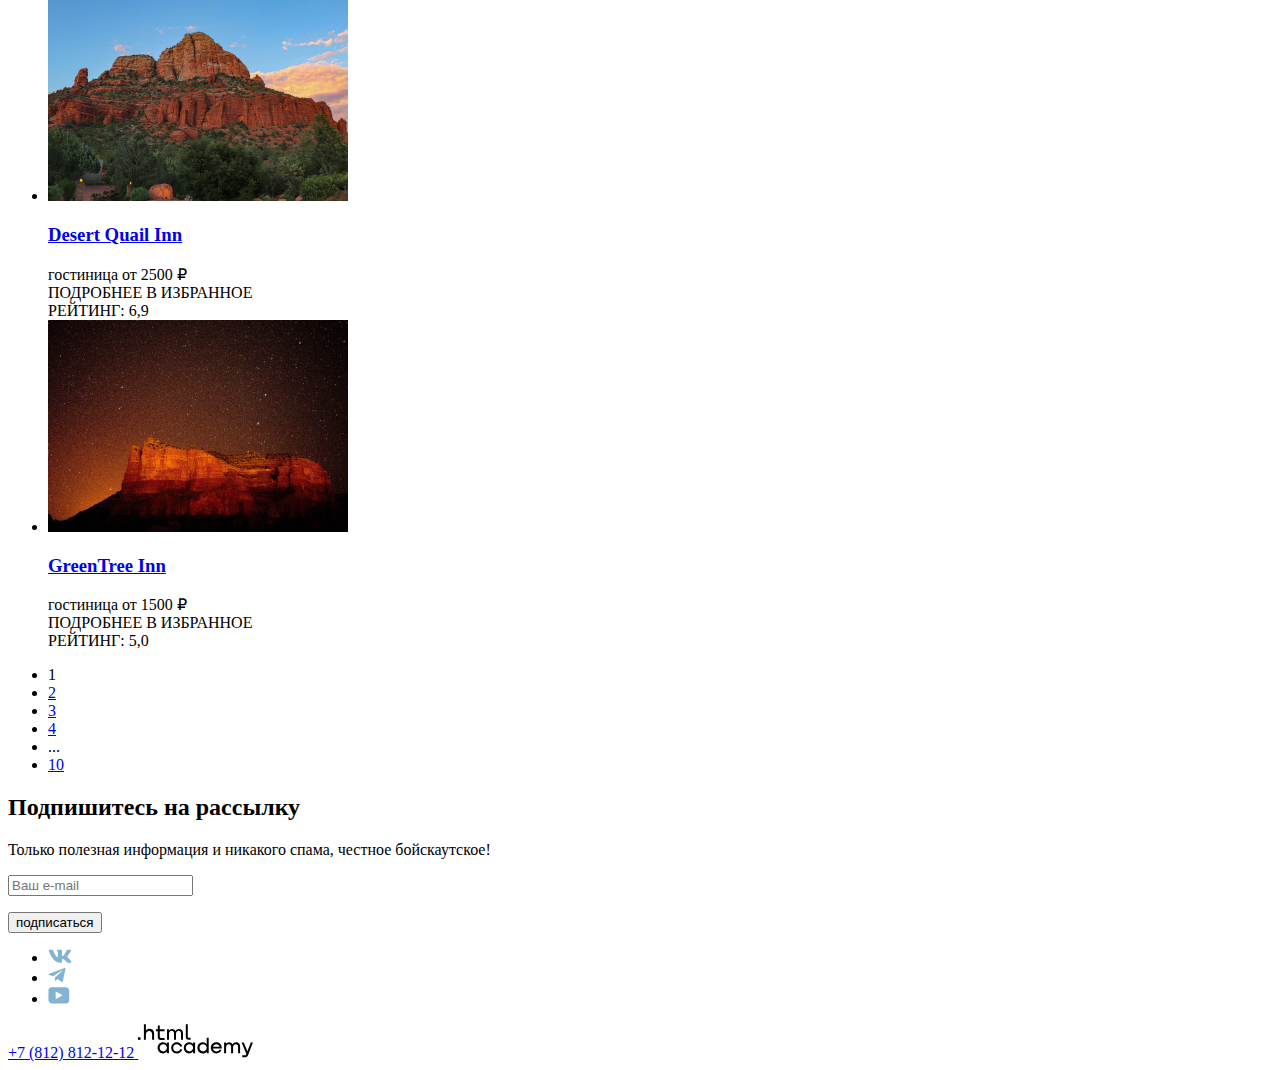
<file: 3/catalog.html>
<!DOCTYPE html>
<html lang="ru">
  <head>
    <meta charset="utf-8">
    <link rel="icon" href="images/favicon.ico">
    <link rel="icon" href="images/favicon.png">
    <link rel="preconnect" href="https://fonts.googleapis.com">
    <link rel="preconnect" href="https://fonts.gstatic.com" crossorigin>
    <link href="https://fonts.googleapis.com/css2?family=PT+Sans:wght@400;700&display=swap" rel="stylesheet">
    <title>HTML Academy: Седона</title>
    <base href="https://htmlacademy-htmlcss.github.io/2415183-sedona-38/3/">
</head>
  <header data-test="header" class="main-header">
    <nav>
      <p class="logo">
        <a href="index.html"><img src="images/sedona-logo.png" alt="Логотип города Седона"></a>
      </p>
      <ul class="navigation-list">
        <li class="navigtion-item"> <a href="index.html">Главная</a></li>
        <li class="navigtion-item"> <a href="#">О Седоне</a></li>
        <li class="navigtion-item active"> <a>Гостиницы</a></li>
      </ul>
    </nav>
      <ul class="user-menu">
        <li class="user-menu-item search-button">
          <a href="#"><img src="images/search-icon.svg" width="19" height="19" alt="Поиск"></a>
        </li>
        <li class="user-menu-item favourites">
          <a href="#"> <img src="images/heart.svg" width="18" height="17" alt="Избранное"></a>
          <span class="favourites-quantity">12</span>
        </li>
      </ul>
        <a href="#">Хочу сюда!</a>
  </header>
    <main data-test="main">
      <section class="hero" data-test=" filter">
        <h1>Гостиницы Седоны</h1>
          <ol class="breadcrumb">
            <li>
              <a href="index.html"> <img src="images/breadcrumbs-home.svg" width="13" height="13" alt="На главную"></a>
            </li>
            <li>
              <a>Гостиницы</a>
            </li>
          </ol>
          <form action="https://echo.htmlacademy.ru/courses" method="post">
            <fieldset class="hotel-options-list">
              <legend class="hotel-options-list">Инфраструктура:</legend>
              <form action="https://echo.htmlacademy.ru/courses" method="post">
                <ul class="hotel-options-list">
                  <li>
                    <input type="checkbox" name="hotel-options-list" id="pool" checked>
                    <label for="pool">Бассейн</label>
                  </li>
                  <li>
                    <input type="checkbox" name="hotel-options-list" id="parking" checked>
                    <label for="parking">Парковка</label>
                  </li>
                  <li>
                    <input type="checkbox" name="hotel-options-list" id="wi-fi">
                    <label for="wi-fi">Wi-Fi</label>
                  </li>
                </ul>
              </form>
            </fieldset>
            <fieldset class="hotel-type">
              <legend class="hotel-options-list">Тип Жилья:</legend>
              <form action="https://echo.htmlacademy.ru/courses" method="post">
              <ul class="hotel-type">
                <li>
                  <input type="radio" name="hotel-type" id="hotel" checked>
                  <label for="hotel">Гостиница</label>
                </li>
                <li>
                  <input type="radio" name="hotel-type" id="motel" >
                  <label for="motel">Мотель</label>
                </li>
                <li>
                  <input type="radio" name="hotel-type" id="apartaments" >
                  <label for="apartaments">Апартаменты</label>
                </li>
              </ul>
              </form>
            </fieldset>
            <fieldset class="hotel-type">
              <legend class="hotel-options-list">Стоимость, ₽:</legend>
              <form action="https://echo.htmlacademy.ru/courses" method="post">
                <div class="price-select">
                  <label for="price-from">от</label>
                  <input type="number" name="price-start" id="price-from" value="0">
                  <label for="price-to">до</label>
                  <input type="number" name="price-end" id="price-to" value="9000">
                </div>
                <div class="price-slider">
                <input type="range" min="0" max="9000" value="0" class="slider" id="price-slider">
                </div>
              </form>
            <input type="submit" name="hotel-search-button" id="hotel-search-button" value="Применить">
            <input type="reset" name="hotel-search-reset" id="hotel-search-reset" value="Сбросить">
          </form>
      </section>
      <section class="sorting-results" data-test="catalog">
        <h2 class="visually-hidden">результаты поиска</h2>
        <b>Найдено гостиниц:</b>
        <span class="search-quantity">38</span>
        <select name="sorting-type">
          <option value="cheap">Сначала дешёвые</option>
          <option value="expensive">Сначала дорогие</option>
          <option value="raiting-high">Сначала с высоким рейтингом</option>            <option value="raiting-low">Сначала с низким рейтингом</option>
        </select>
        <ul class="view-type">
          <li class="view-type-item" id="table"> <button type="button"><img src="images/catalog/View-table.png" width="16" height="14" alt="Плитки"></a></button> </li>
          <li class="view-type-item" id="preview"> <button type="button"><img src="images/catalog/View-card.svg" width="16" height="14" alt="Превью"></a></button> </li>
          <li class="view-type-item" id="list"> <button type="button"><img src="images/catalog/View-list.svg" width="16" height="14" alt="Список"></a></button> </li>
        </ul>
      </section>
      <section class="found-hotels">
        <ul class="hotel-cards">
          <li class="Amara Resort & Spa">
            <a href="#">
              <img class="hotel-card-img" src="images/catalog/amara-sesort.jpg" width="300" height="212" alt="Amara Resort & Spa">
             </a>
             <a href="#">
               <h3>Amara Resort & Spa</h3>
             </a>
              <div class="cards-price">
                <span>гостиница</span>
                <span class="price">от 4000 ₽</span>
              </div>
              <div class="cadr-buttons">
                <span class="more-button">ПОДРОБНЕЕ</span>
                <span class="to-favourite">В ИЗБРАННОЕ</span>
                <br>
                <span class="hotel-stars-4"></span>
                <span class="hotel-raiting">РЕЙТИНГ: 8,5</span>
              </div>
            </li>
            <li class="Villas at Poco Diablo">
              <a href="#">
                <img class="hotel-card-img" src="images/catalog/villas-at-poco-diablo.jpg" width="300" height="212" alt="Villas at Poco Diablo">
              </a>
              <a href="#">
                <h3>Villas at Poco Diablo</h3>
              </a>
              <div class="cards-price">
                <span>гостиница</span>
                <span class="price">от 5000 ₽</span>
              </div>
              <div class="cadr-buttons">
                <span class="more-button">ПОДРОБНЕЕ</span>
                <span class="favourite">В ИЗБРАННОМ</span>
                <br>
                <span class="hotel-stars-4"></span>
                <span class="hotel-raiting">РЕЙТИНГ: 9,2</span>
              </div>
            </li>
            <li class="Desert Quail Inn">
              <a href="#">
                <img class="hotel-card-img" src="images/catalog/desert-quail-inn.jpg" width="300" height="212" alt="Desert Quail Inn">
              </a>
              <a href="#">
                <h3>Desert Quail Inn</h3>
              </a>
              <div class="cards-price">
                <span>гостиница</span>
                <span class="price">от 2500 ₽</span>
              </div>
              <div class="cadr-buttons">
                <span class="more-button">ПОДРОБНЕЕ</span>
                <span class="to-favourite">В ИЗБРАННОЕ</span>
                <br>
                <span class="hotel-stars-3"></span>
                <span class="hotel-raiting">РЕЙТИНГ: 6,9</span>
              </div>
            </li>
            <li class="GreenTree Inn">
              <a href="#">
                <img class="hotel-card-img" src="images/catalog/greentree-inn.jpg" width="300" height="212" alt="GreenTree Inn">
              </a>
              <a href="#">
                <h3>GreenTree Inn</h3>
              </a>
              <div class="cards-price">
                <span>гостиница</span>
                <span class="price">от 1500 ₽</span>
              </div>
              <div class="cadr-buttons">
                <span class="more-button">ПОДРОБНЕЕ</span>
                <span class="to-favourite">В ИЗБРАННОЕ</span>
                <br>
                <span class="hotel-stars-2"></span>
                <span class="hotel-raiting">РЕЙТИНГ: 5,0</span>
              </div>
            </li>
          </ul>
        </section>
        <section>
          <ul class="pagination">
            <li class="pagination-button active"><a>1</a></li>
            <li class="pagination-button"><a href="#">2</a></li>
            <li class="pagination-button"><a href="#">3</a></li>
            <li class="pagination-button"><a href="#">4</a></li>
            <li class="pagination-button pagination-hidden">...</li>
            <li class="pagination-button"><a href="#">10</a></li>
          </ul>
        </section>
        <article class="subscribe subscribe-lite" data-test="subscribe">
          <h2>Подпишитесь на рассылку</h2>
          <p>Только полезная информация и никакого спама, честное бойскаутское!</p>
          <form action="https://echo.htmlacademy.ru">
            <label for="subscribe-button"></label>
            <input name="email" id="subscribe-button" type="email" placeholder="Ваш e-mail" required>
            <p><button type="submit">подписаться</button></p>
          </form>
        </article>
    </main>
    <footer data-test="footer">
      <ul class="social-list">
        <li class="social-list-item">
          <a class="social-icon" href="#"> <img src="images/social-vk.svg" width="24" height="14" alt="ВКонтакте"></a>
        </li>
          <li class="social-list-item">
            <a class="social-icon" href="#"> <img src="images/social-telegram.svg" width="18" height="16" alt="ВКонтакте"></a>
        </li>
        <li class="social-list-item">
          <a class="social-icon" href="#"> <img src="images/social-youtube.svg" width="22" height="17" alt="ВКонтакте"></a>
        </li>
      </ul>
      <div class="adress">
        <a class="phone" href="tel:+78128121212">+7 (812) 812-12-12</a><a href="https://htmlacademy.ru/"> <img src="images/html-academy-logo.svg" alt="логотип HTML Academy"></a>
      </div>
     </footer>
  </body>
</html>
</file>
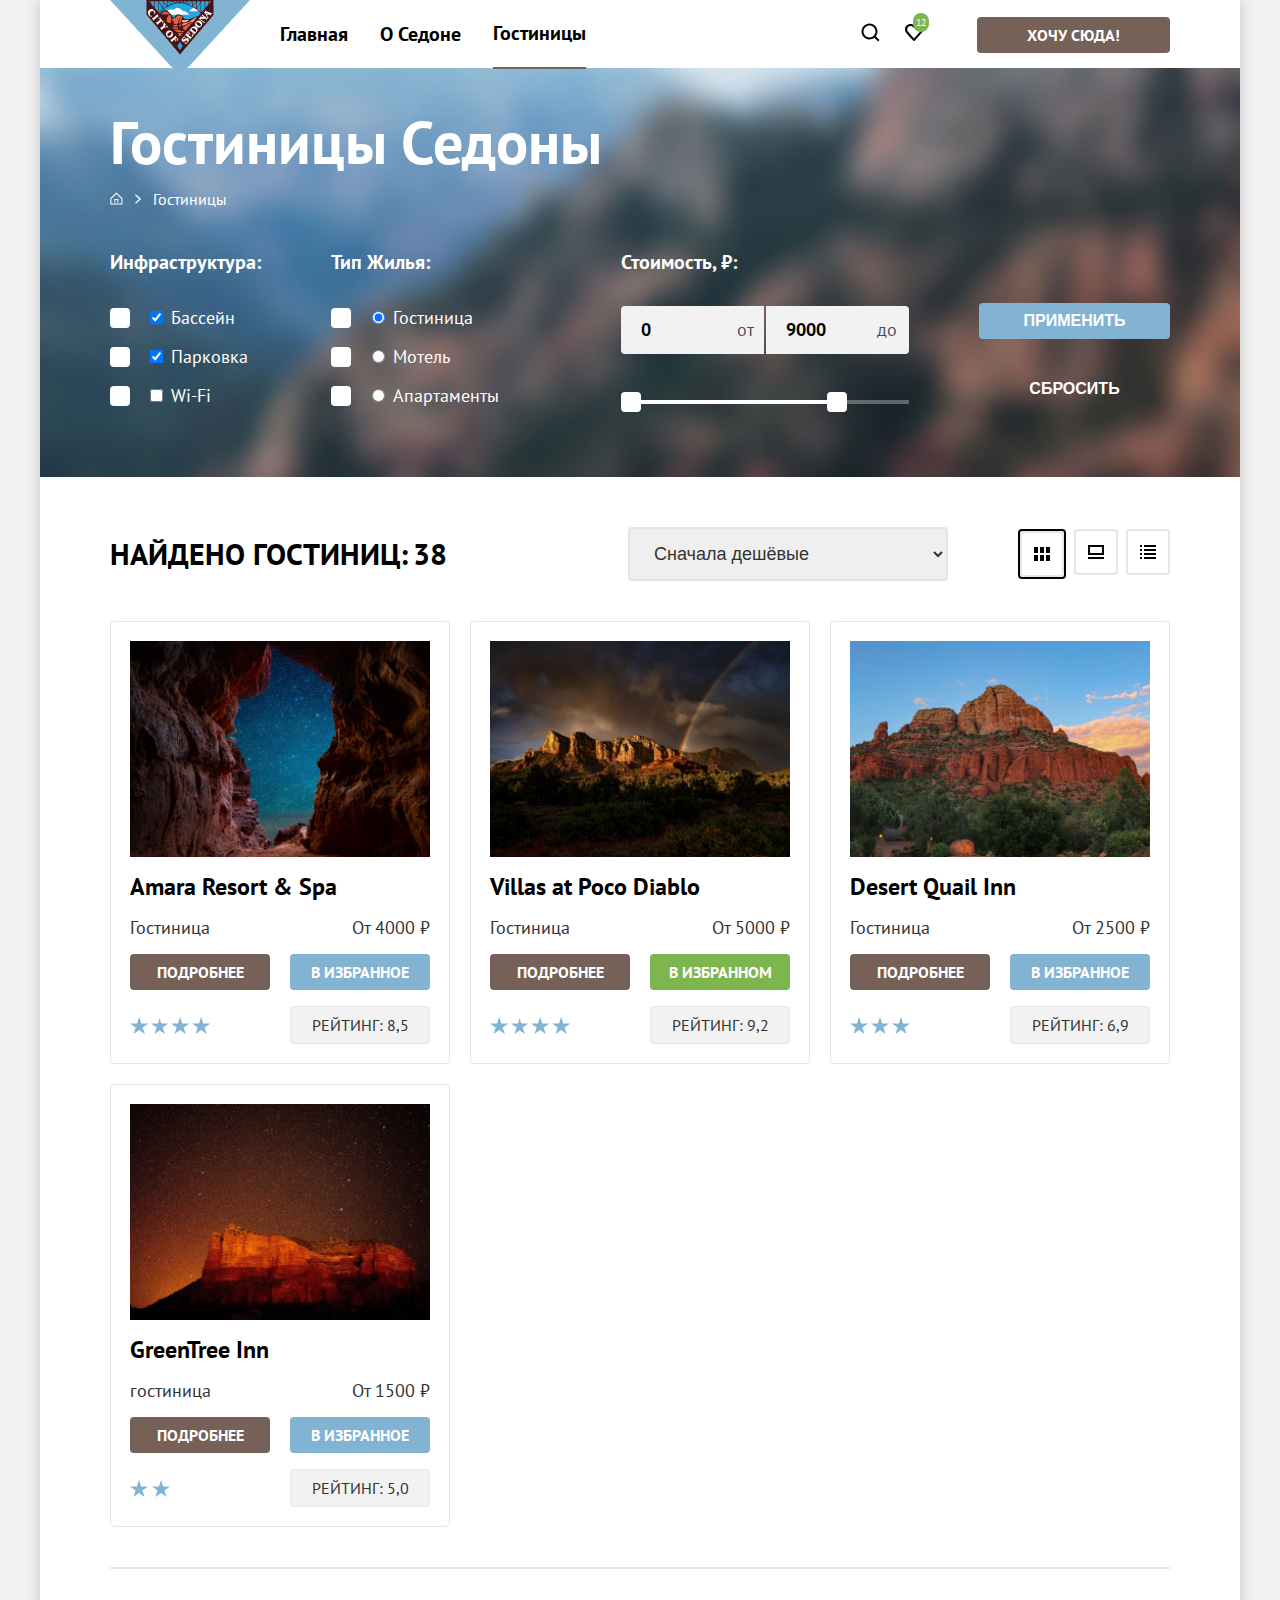
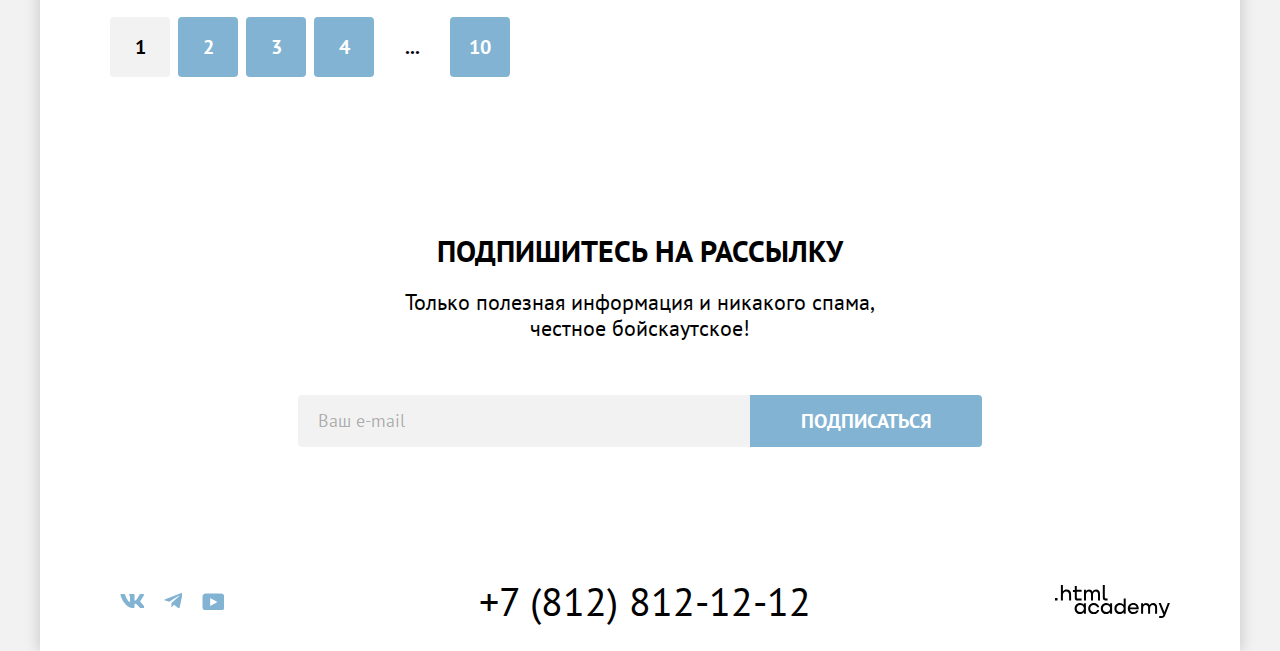
<file: 8/catalog.html>
<!DOCTYPE html>
<html lang="ru">
  <head>
    <meta charset="utf-8">
    <link rel="stylesheet" href="styles/styles.css">
    <link rel="icon" href="images/favicon.png">
    <title>HTML Academy: Седона</title>
    <base href="https://htmlacademy-htmlcss.github.io/2415183-sedona-38/8/">
</head>
  <body class="page-container">
    <header data-test="header" class="header">
      <nav class="navigation">
        <p class="logo">
          <a href="index.html"><img src="images/sedona-logo.png" alt="Логотип города Седона"></a>
        </p>
        <ul class="navigation-list">
          <li class="navigation-item"> <a class="navigation-link" href="index.html">Главная</a></li>
          <li class="navigation-item"> <a class="navigation-link" href="#">О Седоне</a></li>
          <li class="navigation-item active"> <a class="navigation-link" href="catalog.html">Гостиницы</a></li>
        </ul>
          <ul class="user-menu">
            <li class="user-menu-item search-button">
              <span class="visually-hidden"> поиск </span>
              <a class="search-button-link" href="#">
                <svg class="search-button-icon" xmlns="http://www.w3.org/2000/svg" width="19" height="19" viewBox="0 0 19 19" fill="black">
                  <path d="M18.5 17.0083L14.8 13.3287C15.8 12.0359 16.5 10.3453 16.5 8.4558C16.5 4.08011 12.9 0.5 8.5 0.5C4.1 0.5 0.5 4.17956 0.5 8.55525C0.5 12.9309 4.1 16.511 8.5 16.511C10.3 16.511 12 15.9144 13.4 14.8204L17.1 18.5L18.5 17.0083ZM8.5 14.5221C5.2 14.5221 2.5 11.837 2.5 8.55525C2.5 5.27348 5.2 2.5884 8.5 2.5884C11.8 2.5884 14.5 5.27348 14.5 8.55525C14.5 11.837 11.8 14.5221 8.5 14.5221Z" />
                </svg>
              </a>
            </li>
            <li class="user-menu-item favourites">
              <span class="visually-hidden"> избранное </span>
              <a class="favourites-link" href="#"> <svg class="favourites-icon" xmlns="http://www.w3.org/2000/svg" width="18" height="17" viewBox="0 0 18 17" fill="black">
                <path d="M8.9 17C8.6 17 8.3 16.9 8.1 16.6C2.7 10.5 1.4 9.1 1.1 8.7C0.4 7.8 0 6.6 0 5.4C0 2.4 2.4 0 5.5 0C6.8 0 8 0.5 9 1.3C10 0.5 11.3 0 12.5 0C15.5 0 18 2.4 18 5.4C18 6.7 17.5 7.9 16.7 8.8L9.7 16.7C9.5 16.9 9.3 17 8.9 17ZM2.9 7.5C3.2 7.9 6.4 11.5 9 14.4L15.2 7.4C15.7 6.9 15.9 6.2 15.9 5.4C15.9 3.6 14.4 2.1 12.6 2.1C11.6 2.1 10.6 2.6 9.9 3.4C9.6 3.7 9.3 3.8 9 3.8C8.7 3.8 8.4 3.6 8.2 3.4C7.5 2.6 6.5 2.1 5.5 2.1C3.7 2.1 2.2 3.6 2.2 5.4C2.1 6.3 2.5 7 2.9 7.5C2.8 7.5 2.8 7.5 2.9 7.5Z" />
              </svg>
            </a>
            <span class="favourites-quantity">12</span>
          </li>
          <li><a class="want-to-sedona-link" href="#">Хочу сюда!</a></li>
        </ul>
      </nav>
    </header>
    <main class="main-container" data-test="main">
      <section class="hero-catalog" data-test=" filter">
        <h1>Гостиницы Седоны</h1>
          <ol class="breadcrumbs">
            <li>
              <a href="index.html">
                <svg class="breadcrumbs-item" xmlns="http://www.w3.org/2000/svg" width="13" height="13" viewBox="0 0 13 13" fill="none">
                <path d="M6.37109 0.5L0.371094 6.30006V12.5001H12.3711V6.30006L6.37109 0.5ZM11.3711 11.5001H1.37109V6.70005L6.37109 1.9L11.3711 6.70005V11.5001Z" fill="white"/>
                <path d="M4.37109 10.5001H5.37109V8.00005H7.37109V10.5001H8.37109V7.00005H4.37109V10.5001Z" fill="white"/>
                </svg>
              </a>
            </li>
            <li class="breadcrumbs-item">
              <a>Гостиницы</a>
            </li>
          </ol>

          <div class="filter-wrapper">
            <form class="filter-form" action="https://echo.htmlacademy.ru/courses" method="post">

              <div class="check-radio-wrapper">

                <fieldset class="hotel-options">
                  <legend class="hotel-options-list-legend">Инфраструктура:</legend>
                    <ul class="hotel-options-list">
                      <li>
                        <label class="control">
                          <span class="control-mark"></span>
                          <input class="control-input visually-hidden1" type="checkbox" name="hotel-options-list" id="pool" checked>
                          <span class="control-label">Бассейн</span>
                        </label>
                      </li>
                      <li>
                        <label class="control">
                          <span class="control-mark"></span>
                          <input class="control-input visually-hidden1" type="checkbox" name="hotel-options-list" id="parking" checked>
                          <span class="control-label">Парковка</span>
                        </label>
                      </li>
                      <li>
                        <label class="control">
                          <span class="control-mark"></span>
                          <input class="control-input visually-hidden1" type="checkbox" name="hotel-options-list" id="wi-fi">
                          <span class="control-label">Wi-Fi</span>
                        </label>
                      </li>
                    </ul>
                </fieldset>



                <fieldset class="hotel-type">
                  <legend class="hotel-type-legend">Тип Жилья:</legend>
                  <ul class="hotel-type-list">
                    <li class="hotel-type-item">
                      <label class="control" for="hotel">
                      <input class="control-input visually-hidden1" type="radio" name="hotel-type" value="hotel" id="hotel" checked>
                        <span class="control-mark"></span>
                        <span class="control-label">Гостиница</span>
                      </label>
                    </li>
                    <li class="hotel-type-item">
                      <label class="control" for="motel">
                      <input class="control-input visually-hidden1" type="radio" name="hotel-type" value="motel" id="motel" >
                        <span class="control-mark"></span>
                        <span class="control-label">Мотель</span>
                      </label>
                    </li>
                    <li class="hotel-type-item">
                      <label class="control" for="apartaments">
                      <input class="control-input visually-hidden1" type="radio" name="hotel-type" value="apartaments" id="apartaments" >
                        <span class="control-mark"></span>
                        <span class="control-label">Апартаменты</span>
                      </label>
                    </li>
                  </ul>
                </fieldset>

              </div>
                <fieldset class="price-select-form">
                  <legend class="price-select-header">Стоимость, ₽:</legend>
                    <div class="price-select">
                      <div class="price-from-wrapper">
                        <input class="field price-from" type="number" name="price-start" id="price-from" min="0" value="0">
                        <label class="price-from-label" for="price-from">от</label>
                      </div>
                      <div class="price-from-wrapper">
                        <input class="field price-to" type="number" name="price-end" id="price-to" min="0" value="9000">
                        <label class="price-to-label" for="price-to">до</label>
                      </div>
                    </div>
                    <div class="range">
                      <div class="range-scale">
                        <div class="range-bar" style="left: 0px; width: 226px">
                          <button class="range-toggle toggle-min">
                            <span class="visually-hidden">Изменить минимальную цену</span>
                          </button>
                          <button class="range-toggle toggle-max">
                            <span class="visually-hidden">Изменить максимальнуюцену</span>
                          </button>
                        </div>
                      </div>
                    </div>
                </fieldset>
              <ul class="filter-button-wrapper">
                <li>
                  <input class="submit-filter-button" type="submit" name="hotel-search-button"  value="Применить">
                </li>
                <li>
                  <input class="reset-filter-button" type="reset" name="hotel-search-reset" value="Сбросить">
                </li>
              </ul>
            </form>
          </div>
      </section>
      <section class="catalog" data-test="catalog">
        <div class="sorting">
          <div class="sorting-results">
            <h2 class="visually-hidden">результаты поиска</h2>
            <b>Найдено гостиниц:</b>
            <span class="search-quantity">38</span>
          </div>
          <select name="sorting-type">
            <option class="select-option" value="cheap">Сначала дешёвые</option>
            <option class="select-option" value="expensive">Сначала дорогие</option>
            <option class="select-option" value="raiting-high">Сначала с высоким рейтингом</option>
            <option class="select-option" value="raiting-low">Сначала с низким рейтингом</option>
          </select>
          <ul class="view-type">
            <li class="view-type-item active-view-type">
              <button class="view-type-button" type="button">
                <svg xmlns="http://www.w3.org/2000/svg" width="16" height="14" viewBox="0 0 16 14" fill="none">
                  <path d="M4 0H0V6H4V0Z" fill="black"/>
                  <path d="M16 0H12V6H16V0Z" fill="black"/>
                  <path d="M10 0H6V6H10V0Z" fill="black"/>
                  <path d="M4 8H0V14H4V8Z" fill="black"/>
                  <path d="M16 8H12V14H16V8Z" fill="black"/>
                  <path d="M10 8H6V14H10V8Z" fill="black"/>
                </svg>
              </button>
            </li>
            <li class="view-type-item">
              <button class="view-type-button" type="button">
                <svg xmlns="http://www.w3.org/2000/svg" width="16" height="14" viewBox="0 0 16 14" fill="none">
                  <path d="M16 12H0V14H16V12Z" fill="black"/>
                  <path d="M14 2V8H2V2H14ZM16 0H0V10H16V0Z" fill="black"/>
                </svg>
              </button>
            </li>
            <li class="view-type-item">
              <button class="view-type-button" type="button">
                <svg class="view-type-icon" xmlns="http://www.w3.org/2000/svg" width="16" height="14" viewBox="0 0 16 14" fill="none">
                  <path d="M2 0H0V2H2V0Z" fill="black"/>
                  <path d="M16 0H4V2H16V0Z" fill="black"/>
                  <path d="M2 4H0V6H2V4Z" fill="black"/>
                  <path d="M16 4H4V6H16V4Z" fill="black"/>
                  <path d="M2 8H0V10H2V8Z" fill="black"/>
                  <path d="M16 8H4V10H16V8Z" fill="black"/>
                  <path d="M2 12H0V14H2V12Z" fill="black"/>
                  <path d="M16 12H4V14H16V12Z" fill="black"/>
                </svg>
              </button>
            </li>
          </ul>
        </div>
        <div class="found-hotels">
          <ul class="hotel-cards">
            <li class="hotel-card">
              <a class="catalog-hotel-link" href="#">
                <img class="hotel-card-img" src="images/catalog/amara-sesort.jpg" width="300" height="212" alt="Amara Resort & Spa">
              </a>
              <a class="catalog-hotel-link" href="#">
              <h3 class="hotel-name">Amara Resort & Spa</h3>
              </a>
              <p class="card-hotel-type">Гостиница</p>
              <p class="price">От 4000 ₽</p>
              <a class="more-button" href="#">ПОДРОБНЕЕ</a>
              <button class="to-favourite" type="button">В ИЗБРАННОЕ</button>
              <p class="hotel-stars hotel-stars-4"></p>
              <p class="hotel-raiting">РЕЙТИНГ: 8,5</p>
            </li>
            <li class="hotel-card">
              <a class="catalog-hotel-link" href="#">
                <img class="hotel-card-img" src="images/catalog/villas-at-poco-diablo.jpg" width="300" height="212" alt="Villas at Poco Diablo">
              </a>
              <a class="catalog-hotel-link" href="#">
                <h3 class="hotel-name">Villas at Poco Diablo</h3>
              </a>
              <p class="card-hotel-type">Гостиница</p>
              <p class="price">От 5000 ₽</p>
              <a class="more-button" href="#">ПОДРОБНЕЕ</a>
              <button class="in-favourite" type="button">В ИЗБРАННОМ</button>
              <p class="hotel-stars hotel-stars-4"></p>
              <p class="hotel-raiting">РЕЙТИНГ: 9,2</p>
            </li>
            <li class="hotel-card">
              <a class="catalog-hotel-link" href="#">
                <img class="hotel-card-img" src="images/catalog/desert-quail-inn.jpg" width="300" height="212" alt="Desert Quail Inn">
              </a>
              <a class="catalog-hotel-link" href="#">
                <h3 class="hotel-name">Desert Quail Inn</h3>
              </a>
              <p class="card-hotel-type">Гостиница</p>
              <p class="price">От 2500 ₽</p>
              <a class="more-button" href="#">ПОДРОБНЕЕ</a>
              <button class="to-favourite" type="button">В ИЗБРАННОЕ</button>
              <p class="hotel-stars hotel-stars-3"></p>
              <p class="hotel-raiting">РЕЙТИНГ: 6,9</p>
            </li>
            <li class="hotel-card">
              <a class="catalog-hotel-link" href="#">
                <img class="hotel-card-img" src="images/catalog/greentree-inn.jpg" width="300" height="212" alt="GreenTree Inn">
              </a>
              <a class="catalog-hotel-link" href="#">
                <h3 class="hotel-name">GreenTree Inn</h3>
              </a>
              <p class="card-hotel-type">гостиница</p>
              <p class="price">От 1500 ₽</p>
              <a class="more-button" href="#">ПОДРОБНЕЕ</a>
              <button class="to-favourite" type="button">В ИЗБРАННОЕ</button>
              <p class="hotel-stars hotel-stars-2"></p>
              <p class="hotel-raiting">РЕЙТИНГ: 5,0</p>
            </li>
          </ul>
        </div>
        <ul class="pagination">
          <li class="pagination-button"><a class="active">1</a></li>
          <li class="pagination-button"><a href="#">2</a></li>
          <li class="pagination-button"><a href="#">3</a></li>
          <li class="pagination-button"><a href="#">4</a></li>
          <li class="pagination-button"><a class="pagination-hidden">...</a></li>
          <li class="pagination-button"><a href="#">10</a></li>
        </ul>
      </section>
      <section class="subscribe subscribe-lite" data-test="subscribe">
        <h2>Подпишитесь на рассылку</h2>
        <p>Только полезная информация и никакого спама,
          <br>честное бойскаутское!</p>
        <form class="subscribe-wrapper" action="https://echo.htmlacademy.ru">
          <label for="subscribe-button"></label>
          <input class="field email-input"  name="email" id="subscribe-button" type="email" placeholder="Ваш e-mail" required>
          <span><button class="subscribe-button" type="submit">подписаться</button></span>
        </form>
      </section>
    </main>
    <footer data-test="footer">
      <div class="footer-conainer">
        <ul class="social-list">
          <li class="social-list-item social-vk">
            <p class="visually-hidden">наша страница во ВКонтакте</p>
            <a class="social-icon" href="https://vk.com/htmlacademy">
              <svg class="vk-icon" xmlns="http://www.w3.org/2000/svg" width="24" height="14" viewBox="0 0 24 14" fill="#83B3D3">
                <path fill-rule="evenodd" clip-rule="evenodd" d="M23.9498 0.948C24.1158 0.402 23.9498 0 23.1548 0H20.5298C19.8618 0 19.5538 0.347 19.3868 0.73C19.3868 0.73 18.0518 3.926 16.1608 6.002C15.5488 6.604 15.2708 6.795 14.9368 6.795C14.7698 6.795 14.5188 6.604 14.5188 6.057V0.948C14.5188 0.292 14.3348 0 13.7788 0H9.65076C9.23376 0 8.98276 0.304 8.98276 0.593C8.98276 1.214 9.92876 1.358 10.0258 3.106V6.904C10.0258 7.737 9.87276 7.888 9.53876 7.888C8.64876 7.888 6.48376 4.677 5.19876 1.003C4.94976 0.288 4.69776 0 4.02676 0H1.39976C0.649756 0 0.499756 0.347 0.499756 0.73C0.499756 1.412 1.38976 4.8 4.64476 9.281C6.81476 12.341 9.86976 14 12.6528 14C14.3218 14 14.5278 13.632 14.5278 12.997V10.684C14.5278 9.947 14.6858 9.8 15.2148 9.8C15.6048 9.8 16.2718 9.992 17.8298 11.467C19.6098 13.216 19.9028 14 20.9048 14H23.5298C24.2798 14 24.6558 13.632 24.4398 12.904C24.2018 12.18 23.3518 11.129 22.2248 9.882C21.6128 9.172 20.6948 8.407 20.4158 8.024C20.0268 7.533 20.1378 7.314 20.4158 6.877C20.4158 6.877 23.6158 2.451 23.9488 0.948H23.9498Z" />
              </svg>
            </a>
          </li>
            <li class="social-list-item social-telegram">
              <p class="visually-hidden">наша страница в Telegram</p>
              <a class="social-icon" href="https://t.me/htmlacademy ">
                <svg class="telegram-icon" xmlns="http://www.w3.org/2000/svg" width="18" height="16" viewBox="0 0 18 16" fill="#83B3D3">
                  <path d="M17.2853 0.0992597L1.34073 6.24776C0.252584 6.68481 0.258879 7.29184 1.14109 7.56253L5.23469 8.83953L14.7061 2.8637C15.1539 2.59121 15.5631 2.7378 15.2268 3.03636L7.55308 9.96185H7.55128L7.55308 9.96275L7.2707 14.1823C7.68438 14.1823 7.86693 13.9925 8.09895 13.7686L10.0873 11.8351L14.2232 14.89C14.9858 15.31 15.5334 15.0941 15.7232 14.1841L18.4382 1.38885C18.7161 0.274623 18.0128 -0.229883 17.2853 0.0992597Z" />
                </svg>
              </a>
          </li>
          <li class="social-list-item social-youtube">
            <p class="visually-hidden">наша страница на YouTube</p>
            <a class="social-icon" href="https://www.youtube.com/user/htmlacademyru">
              <svg class="youtube-icon" xmlns="http://www.w3.org/2000/svg" width="22" height="17" viewBox="0 0 22 17" fill="#83B3D3">
                <path d="M19.1072 0.5H3.67437C1.81368 0.5 0.500244 2.09375 0.500244 3.9V13.9937C0.500244 15.9062 1.81368 17.5 3.67437 17.5H19.3261C20.9679 17.5 22.5002 15.9062 22.5002 14.1V3.9C22.2813 2.09375 20.9679 0.5 19.1072 0.5ZM8.16194 13.0375V4.9625L15.4953 9L8.16194 13.0375Z"/>
              </svg>
            </a>
          </li>
        </ul>
      <div class="adress">
          <a class="phone" href="tel:+78128121212">+7 (812) 812-12-12</a>
          <p class="visually-hidden">Разработано html academy</p>
          <a class="html-academy-link" href="https://htmlacademy.ru/">
        </div>
          <svg class="html-academy-icon" xmlns="http://www.w3.org/2000/svg" width="115" height="33" viewBox="0 0 115 33" fill="black">
            <path fill-rule="evenodd" clip-rule="evenodd" d="M7.9999 6.2C8.7999 5.2 9.9999 4.5 11.5999 4.5C14.2999 4.5 16.1999 6.4 16.0999 9.4V15.5H14.0999V9.8C14.0999 8 12.9999 6.6 11.1999 6.6C9.1999 6.6 7.8999 8.1 7.8999 10.2V15.5H5.8999V0H7.8999V6.2H7.9999ZM0 15.5V12.9H2.5V15.5H0ZM26.5999 4.79998H21.7999V1.09998H19.7999V4.89998H17.8999V6.89998H19.7999V12.9C19.7999 14.6 20.7999 15.6 22.4999 15.6H26.5999V13.6H22.8999C22.1999 13.6 21.7999 13.2 21.7999 12.5V6.79998H26.5999V4.79998ZM37.6 6.69998C38.2 5.39998 39.5 4.59998 41.1 4.59998C43.6 4.59998 45.1 6.39998 45 8.89997V15.4H43V9.09998C43 7.49998 42.1 6.49998 40.6 6.49998C39.4 6.49998 38 7.39998 38 9.79998V15.4H36V9.09998C36 7.49998 35.1 6.49998 33.6 6.49998C32 6.49998 31 7.99998 31 9.99998V15.4H29V4.79998H30.9V6.39998H31C31.6 5.39998 32.7 4.59998 34.1 4.59998C35.7 4.59998 36.9 5.49998 37.5 6.69998H37.6ZM47.8 12.7C47.8 14.4 48.8 15.4 50.6 15.4H52.6V13.4H50.9001C50.2001 13.4 49.8 13 49.8 12.3V0H47.8V12.7ZM25.0001 17.9C26.7001 17.9 28.0001 18.6 28.9001 19.7V18.2H30.9001V28.8H28.9001V27.2H28.8001C28.0001 28.3 26.8001 29.1 25.0001 29.1C21.9001 29.1 19.6001 26.8 19.6001 23.5C19.6001 20.2 21.9001 17.9 25.0001 17.9ZM21.7001 23.5C21.7001 25.5 23.1001 27.1 25.3001 27.1C27.5001 27.1 28.9001 25.4 28.9001 23.5C28.9001 21.5 27.5001 19.9 25.3001 19.9C23.1001 19.9 21.7001 21.5 21.7001 23.5ZM44.2 22C43.7 19.6 41.5999 17.9 38.7999 17.9C35.3999 17.9 33.2 20.4 33.2 23.5C33.2 26.6 35.3999 29.1 38.7999 29.1C41.5999 29.1 43.7 27.3 44.2 24.9H42.0999C41.7 26.2 40.3999 27.2 38.7999 27.2C36.5999 27.2 35.2 25.6 35.2 23.6C35.2 21.6 36.5999 20 38.7999 20C40.3999 20 41.5999 21 42.0999 22.2H44.2V22ZM51.2001 17.9C52.9001 17.9 54.2001 18.6 55.1 19.7V18.2H57.1V28.8H55.1V27.2H55C54.2001 28.3 53 29.1 51.2001 29.1C48.1001 29.1 45.8 26.8 45.8 23.5C45.8 20.2 48.1001 17.9 51.2001 17.9ZM47.9001 23.5C47.9001 25.5 49.3 27.1 51.5 27.1C53.6 27.1 55.1 25.4 55.1 23.5C55.1 21.5 53.7001 19.9 51.5 19.9C49.3 19.9 47.9001 21.5 47.9001 23.5ZM68.6999 19.8C67.7999 18.7 66.4999 17.9 64.7999 17.9C61.6999 17.9 59.3999 20.2 59.3999 23.5C59.3999 26.8 61.5999 29.1 64.7999 29.1C66.4999 29.1 67.7999 28.3 68.5999 27.3H68.6999V28.8H70.6999V13.4H68.6999V19.8ZM65.0999 27.1C62.8999 27.1 61.4999 25.5 61.4999 23.5C61.4999 21.5 62.8999 19.9 65.0999 19.9C67.2999 19.9 68.6999 21.5 68.6999 23.5C68.5999 25.5 67.1999 27.1 65.0999 27.1ZM72.8 23.5C72.8 20.4 75 17.9 78.3 17.9C81.8 17.9 84 20.6 83.8 24.2H75C75.1 25.8 76.5 27.1 78.4 27.1C79.8 27.1 80.9 26.5 81.4 25.5H83.5C82.8 27.8 80.8 29.1 78.3 29.1C74.9 29.1 72.8 26.5 72.8 23.5ZM81.6 22.4C81.3 20.8 80 19.8 78.3 19.8C76.6001 19.8 75.4 20.9 75.1 22.4H81.6ZM98.2001 17.9C96.6001 17.9 95.3001 18.7 94.6001 19.9H94.5001C93.9001 18.7 92.7001 17.9 91.1001 17.9C89.7001 17.9 88.6001 18.6 88.0001 19.7V18.2H86.1001V28.8H88.1001V23.4C88.1001 21.4 89.1001 20 90.7001 19.9C92.2001 19.9 93.1001 20.9 93.1001 22.5V28.8H95.1001V23.2C95.1001 20.8 96.5001 19.9 97.7001 19.9C99.2001 19.9 100.1 20.9 100.1 22.5V28.8H102.1V22.3C102.2 19.7 100.7 17.9 98.2001 17.9ZM105.8 18.1L109.4 27L112.8 18.1H114.9L110.2 30.3C109.5 32.1 108.5 32.9 106.7 32.9H104.2V30.9H106.7C107.7 30.9 108.1 30.6 108.4 29.7L103.6 18.1H105.8Z"/>
          </svg>
        </a>
      </div>
    </footer>
  </body>
</html>
</file>
<file: styles/styles.css>
/* шрифты */
@font-face {
    font-family: "PT Sans";
    font-style: normal;
    font-weight: 400;
    src: url("../fonts/ptsans-400.woff2") format("woff2");
    font-display: swap;
}

@font-face {
    font-family: "PT Sans";
    font-style: normal;
    font-weight: 700;
    src: url("../fonts/ptsans-700.woff2") format("woff2");
    font-display: swap;
}

*::before,
*::after {
    -webkit-box-sizing: border-box;
    box-sizing: border-box;
}

img {
    max-width: 100%;
    height: auto;
    object-fit: contain;
}

html {
    height: 100%;
}

.visually-hidden {
    position: absolute;
    width: 1px;
    height: 1px;
    margin: -1px;
    border: 0;
    padding: 0;
    white-space: nowrap;
    clip-path: inset(100%);
    clip: rect(0 0 0 0);
    overflow: hidden;
}

/* основной шрифт */
body {
    font-family: "PT Sans", Arial, sans-serif;
    font-size: 18px;
    line-height: 21px;
    font-weight: 400;
    color: #000000;
    background-color: #f2f2f2;
    margin: 0;
    display: flex;
    flex-direction: column;
    min-height: 100%;
    box-shadow: 0 0 15px 0 rgba(0, 0, 0, 0.3);
}

.main-container {
    margin: 0 auto;
    width: 1200px;
    flex-grow: 1;
}

.page-container {
    margin: 0 auto;
    width: 1200px;
}

/* стили инпутов */
.field {
    font-family: inherit;
    font-size: 18px;
    line-height: 24px;
    font-weight: 400;
    background-color: #f2f2f2;
    border: none;
}

.field:hover,
.field:focus{
    background-color: #e6e6e6;
}

.field:disabled,
.field:disabled:hover {
    background-color: #e6e6e6;
    color: #ffffff;
}


input::-webkit-input-placeholder{
    color: rgba(0, 0, 0, 0.3)
}


input::-moz-placeholder{
    color: rgba(0, 0, 0, 0.3)
}

input::placeholder{
    color: rgba(0, 0, 0, 0.3)
}

input:disabled::-webkit-input-placeholder{
    color: #ffffff
}

input:disabled::-moz-placeholder{
    color: #ffffff
}

input:disabled::placeholder{
    color: #ffffff
}

/* стили главной страницы, шапки и подвала */
/* навигация */

.header {
    margin: 0 auto;
    display: flex;
    min-width: auto;
    max-width: 100%;
    background-color: #ffffff;
    padding: 0;
}

.logo {
    margin: 0;
    margin-bottom: -8px;
    padding: 0;
    position: relative;
    z-index: 1;
}

.logo a{
    margin: 0 auto;
}

.navigation {
    width: 1200px;
    margin: 0 auto;
    padding: 0 70px;
    display: flex;
    background-color: #ffffff;
}

.navigation-list {
    margin: 0;
    margin-left: 30px;
    padding: 0;
    display: flex;
    flex-wrap: wrap;
    list-style: none;
    align-items: center;
    max-width: 450px;
}

.navigation-link{
    font-size: 20px;
    font-weight: 700;
    line-height: 24px;
    text-transform: capitalize;
    text-decoration: none;
    color: #000000;
    background-color: transparent;
    margin-right: auto;
    padding: 20px 16px;
    box-sizing: border-box;
}

.navigation-link:hover{
    color: #756157;
}

.navigation-link:focus  {
    color: #756157;
}

.navigation-link:active  {
    color: rgba(117, 98, 87, 0.3);
}

.navigation-item{
    display: flex;
    align-items: center;
    position: relative;
    margin: 0;
    box-sizing: border-box;
}

.navigation-item .active::after{
    content: "";
    display: block;
    width: calc(100% - 32px);
    height: 2px;
    background-color: #756257;
    position: absolute;
    bottom: -1px;
    box-sizing: content-box;
}

.user-menu {
    margin: 0;
    padding: 0;
    max-width: 400px;
    margin-left: auto;
    display: flex;
    align-items: center;
    list-style: none;
}

.user-menu-item {
    margin: 0 auto;
}

.search-button-link,
.favourites-link {
    position: relative;
    padding: 23px 14px 19px 10px;
}


.search-button-link:hover .search-button-icon{
    fill: #756157;
}

.search-button-link:focus .search-button-icon{
    fill: #756157;
}

.search-button-link:active .search-button-icon{
    fill: rgba(117, 98, 87, 0.3);
}

.favourites-link:hover .favourites-icon{
    fill: #756157;
}

.favourites-link:focus .favourites-icon{
    fill: #756157;
}

.favourites-link:active .favourites-icon{
    fill: rgba(117, 98, 87, 0.3);
}

/* число избранного */
.favourites-quantity {
    font-family: "PT Sans", sans-serif;
    font-size: 10px;
    font-weight: 400;
    line-height: 10px;
    color: #ffffff;
    background-color: #7DB54F;
    border-radius: 10px;
    text-decoration: none;
    min-width: 20px;
    height: 20px;
    text-align: center;
    padding: 3px;
    position: absolute;
    top: 11px;
    right: 5px;
    display: flex;
    box-sizing: border-box;
    justify-content: center;
    align-items: center;
}

.favourites a{
    text-decoration: none;
    margin: 0;
}

/* кнопка Хочу в Седону */

.want-to-sedona-wrapper{

    box-sizing: border-box;
    display: flex;
}

.want-to-sedona-link {
    color: #ffffff;
    font-size: 16px;
    line-height: 20px;
    font-style: normal;
    font-weight: 700;
    text-transform: uppercase;
    background-color: #756157;
    text-decoration: none;
    text-align: center;
    border-radius: 4px;
    padding: 10px 35px 8px 33px;
    margin-left: 20px;
    box-sizing: border-box;
    width: 160px;
}

.want-to-sedona-link:hover {
    background-color: #615048;
}

.want-to-sedona-link:focus   {
    background-color: #615048;
}

.want-to-sedona-link:active   {
    background-color: #756257;
    color: rgba(255, 255, 255, 0.3);
}

/* блок-герой главной страницы */
.hero-index {
    background-image: url("../images/index/hero-background.jpg");
    background-size: 1200px 485px;
    max-height: 485px;
    background-size: cover;
    background-color: #333333;
    background-repeat: no-repeat;
    background-position: center bottom;
    text-align: center;
    margin: 0 auto;
    margin-top: 2px;
    display: block;
    padding-top: 30px;
    padding-bottom: 78px;
    position: relative;
}

.hero-index::after{
    background-image: url("../images/index/hero-bottom-vector.svg");
    content: "";
    width: 1200px;
    height: 57px;
    position: absolute;
    bottom: 0;
    right: 0;
}

.hero-index p{
    margin: 0 auto;
}

.hero-text{
    margin: 0 auto;
    margin-bottom: 17px;
    padding: 0;
    position: relative;
    top: 16px;
}

/* блок преимуществ */
.advantages {
    background-color: #ffffff;
    margin: 0 auto;
    padding-top: 69px;
}

.advantages-subtitle {
    font-size: 22px;
    font-style: normal;
    font-weight: 400;
    line-height: 26px;
    text-align: center;
    margin: 0 auto;
    margin-bottom: 90px; /* по макету 69 + 21 отступ до следующего блока */
}

.advantages h2 {
    font-size: 30px;
    font-style: normal;
    font-weight: 700;
    line-height: 36px;
    text-align:center;
    text-transform: uppercase;
    margin: 0 auto;
    padding: 0 240px;
    margin-bottom: 25px;
}

.advantages-list{
    margin: 0 auto;
    padding: 0;
    display: grid;
    grid-template-columns: repeat(3, 1fr);
    list-style: none;
}

.advantages-item-container {
    width: 230px;
    min-height: 180px;
    display: flex;
    flex-direction: column;
    justify-content: stretch;
    padding: 103px 85px;
    margin: 0;
}

.advantages-item-header{
    font-size: 24px;
    font-style: normal;
    font-weight: 700;
    line-height: 28px;
    text-transform: uppercase;
    text-align: center;
    margin: 0 auto;
    max-width: 175px;
}

.advantages-item-text{
    font-size: 18px;
    font-style: normal;
    font-weight: 400;
    line-height: 21px;
    text-align: center;
    margin: 0 -1px; /* без -1 пикселя фраза "Ехать в Седону из Лас-Вегаса совсем не скучно!"  (стока 79 индекса) некорректно преносится */
}

.advantages-item-header::after {
    content: "";
    width: 60px;
    height: 2px;
    background-color: rgba(0, 0, 0, 0.3);
    display: block;
    margin: 29px auto;
}

.header-with-picture::after {
    content: "";
    width: 60px;
    height: 2px;
    background-color: rgba(255, 255, 255, 0.3);
    display: block;
    margin: 29px auto;
}

/* карточка преимущество с базовым цветом */
.advantages-item {
    background-color: #83B3D31F;
    margin: 0 auto;
}

/* карточка преимущество с дополнтельным цветом  */
.advantages-item:not(.with-picture):nth-child(odd){
    background-color: #83B3D333;
    margin: 0 auto;
}

/* карточка преимущество с картинкой */
.with-picture {
    display: flex;
    background-color: #82B3D3;
    width: 100%;
    min-height: 230px;
    grid-column: 1 / -1;
    margin: 0 auto;
}

.advantages-item-container.basic{
    padding-top: 112px;
    padding-bottom: 94px;
}

.with-picture img{
    object-fit: cover;
}

.with-picture h3{
    color: #ffffff;
}

.with-picture p{
    color: #ffffff;
}

/* блок особенностей Седоны */
.invite-wrapper {
    background-color: #ffffff;
    margin: 0 auto;
    padding-top: 61px;
    padding-bottom: 66px;
}

.invite h2{
    font-size: 30px;
    font-style: normal;
    font-weight: 700;
    line-height: 36px;
    text-transform: uppercase;
    text-align: center;
    width: 505px;
    margin: 0 auto;
    padding-bottom: 20px;
}

.invite p {
    font-size: 22px;
    font-style: normal;
    font-weight: 400;
    line-height: 26px;
    text-align: center;
    margin: 0 auto;
}

.invite h3{
    font-size: 24px;
    font-style: normal;
    font-weight: 700;
    line-height: 28px;
    text-transform: uppercase;
    text-align: center;
}

.invite-list{
    display: grid;
    grid-template-columns: repeat(3, 400px);
    list-style: none;
    margin: 0 auto;
    padding: 0;
}

.invite-list-item{
    width: 230px;
    min-height: 223px;
    margin: 0 auto;
    padding: 80px 85px;
    background-color: #83B3D31F;
}

.invite-list-item:nth-child(even){
    background-color: #ffffff;
}

.invite-list-item-house {
    background-image: url("../images/index/advantage-house.svg");
    background-repeat: no-repeat;
    background-position: center 80px;
}

.invite-list-item-souveneer{
    background-image: url("../images/index/advantage-souveneer.svg");
    background-repeat: no-repeat;
    background-position: center 80px;
}

.invite-list-item-food {
    background-image: url("../images/index/advantage-food.svg");
    background-repeat: no-repeat;
    background-position: center 80px;
}

.invite-list h3{
    margin-top: 102px;
    margin-bottom: 30px;
}

.invite-list p{
    font-size: 18px;
    line-height: 21px;
    font-weight: 400;
    color: #000000;
}

/* блок с переходом на поиск отеля */

.search-form {
    margin: 0 auto;
    padding: 96px 304px;
    background-color: #ffffff;
}

.search-form h2{
    font-size: 30px;
    font-style: normal;
    font-weight: 700;
    line-height: 36px;
    text-transform: uppercase;
    text-align: center;
    margin: 0 auto;
    width: 297px;
    margin-bottom: 20px;
}
.search-form p {
    font-size: 22px;
    font-style: normal;
    font-weight: 400;
    line-height: 26px;
    text-align: center;
    margin: 0 auto;
    margin-bottom: 54px;
    width: 592px;
}

.hotel-search-link {
    color: #ffffff;
    font-size: 20px;
    line-height: 36px;
    font-style: normal;
    font-weight: 700;
    text-transform: uppercase;
    background-color: #756157;
    text-decoration: none;
    text-align: center;
    display: flex;
    align-items: center;
    justify-content: center;
    width: 276px;
    min-height: 36px;
    margin: 0 auto ;
    padding: 8px 50px;
    border-radius: 4px;
}

.hotel-search-link:hover {
    background-color: #615048;
}

.hotel-search-link:focus {
    background-color: #615048;
}

.hotel-search-link:active {
    background-color: #756257;
    color: rgb(255, 255, 255, 0.3)
}

/* блок подписки */
.subscribe {
    background-color: rgba (130, 179, 211, 0.1);
    background-image: url("../images/index/subscribe-background.jpg");
    background-repeat:round;
    background-position: center top;
    background-color:#333333;
    color: #ffffff;
    text-align: center;
    margin: 0;
    padding: 96px 258px 104px;
    display: flex;
    flex-direction: column;
}

.subscribe h2{
    font-size: 30px;
    font-style: normal;
    font-weight: 700;
    line-height: 36px;
    text-transform: uppercase;
    text-align: center;
    margin: 0 auto;
    margin-bottom: 20px;
}

.subscribe p {
    font-size: 22px;
    font-style: normal;
    font-weight: 400;
    line-height: 26px;
    text-align: center;
    margin: 0 auto;
    margin-bottom: 54px;
    box-sizing: border-box;
}

.subscribe-button{
    font-family: "PT Sans", Arial, sans-serif;
    color: #ffffff;
    font-size: 20px;
    line-height: 36px;
    font-style: normal;
    font-weight: 700;
    text-transform: uppercase;
    background-color: #82b3d3;
    text-decoration: none;
    text-align: center;
    border: 0;
    padding: 8px 10px;
    box-sizing: border-box;
    width: 232px;
    margin: 0;
    border-top-right-radius: 4px;
    border-bottom-right-radius: 4px;
}

.subscribe-button:hover {
    background-color: #68A2CA;
}

.subscribe-button:focus {
    background-color: #68A2CA;
}

.subscribe-button:active{
    background-color: #82b3d3;
    color: rgb(255, 255, 255, 0.3);
}

.subscribe-button:disabled{
    background-color: #e5e5e5;
    color: #ffffff;
}

.email-input{
    font-family: "PT Sans", Arial, sans-serif;
    border: 0;
    border-top-left-radius: 4px;
    border-bottom-left-radius: 4px;
    padding: 12px 20px;
    margin: 0;
    width: 412px;
}

.subscribe-wrapper {
    display: flex;
    width: 684px;;
    margin: 0;
    padding: 0;
}

/* подвал */
.footer {
    background-color: #ffffff;
    width: 1200px;
}

.footer-conainer{
    background-color: #ffffff;
    display: flex;
    flex-direction: row;
    margin: 0 auto;
    margin-right: auto;
    padding: 36px 70px 30px;
    justify-content: space-between;
}

.social-list{
    display: flex;
    align-items: center;
    flex-direction: row;
    list-style: none;
    padding: 0;
    margin: 0;
    justify-content: center;
    gap: 8px;
}

.social-list-item{
    margin: 0 auto;
    padding: 0 10px;
    display: flex;
    align-items: center;
    justify-content: center;
}

.social-icon {
margin: 0;
padding: 0;
display: flex;
}

.vk-icon:hover{
    fill: #68a2c2;
}
.vk-icon:focus{
    fill: #68a2c2;
}
.vk-icon:active{
    fill: rgba(104, 162, 202, 0.3);
}

.youtube-icon:hover{
    fill: #68a2c2;
}

.youtube-icon:focus{
    fill: #68a2c2;
}

.youtube-icon:active{
    fill: rgba(104, 162, 202, 0.3);
}

.telegram-icon:hover{
    fill: #68a2c2;
}

.telegram-icon:focus{
    fill: #68a2c2;
}

.telegram-icon:active{
    fill: rgba(104, 162, 202, 0.3);
}

.phone{
    font-size: 40px;
    font-style: normal;
    font-weight: 400;
    line-height: 40px;
    text-transform: uppercase;
    text-align: center;
    text-decoration: none;
    color: #000000;
    vertical-align: middle;
    margin-left: 4px;
}

.phone:hover{
    color: #756157;
}

.phone:focus  {
    color: #756157;
}

.phone:active  {
    color: rgba(117, 98, 87, 0.3);
}

.html-academy-link{
    display: flex;
    align-items: center;
}

.html-academy-icon:hover {
    fill: #756157;
}

.html-academy-icon:focus {
    fill: #756157;
}

.html-academy-icon:active {
    fill: rgba(117, 98, 87, 0.3);
}

/* стили каталога */
/* блок-герой каталога */
.hero-catalog {
    background-image: url("../images/catalog/catalog-background.jpg");
    background-size: cover;
    background-color: #333333;
    background-repeat: no-repeat;
    background-position: center bottom;
    text-align: center;
    padding: 35px 70px 70px;
    margin: 0 auto;
    color: #ffffff;
}

.hero-catalog h1{
    font-size: 60px;
    font-style: normal;
    font-weight: 700;
    line-height: 78px;
    text-align: left;
    margin: 0 auto;
    margin-bottom: 8px;
}

/* стили хлебных крошек */
.breadcrumbs {
    font-size: 16px;
    font-style: normal;
    font-weight: 400;
    line-height: 21px;
    margin: 0 auto;
    list-style: none;
    display: flex;
    flex-wrap: wrap;
    margin-bottom: 40px;
    padding: 0;
}

.breadcrumbs-item{
    padding-right: 30px;
    text-decoration: none;
    background-image: url("../images/decoration/breadcrumb-arrow.svg");
    background-repeat: no-repeat;
    background-size: 10px 10px;
    background-position: center  right 10px;
}
.breadcrumbs-item a{
    color: #ffffff;
    text-decoration: none;
}

.breadcrumbs-item:hover{
    opacity: 0.7;
}

.breadcrumbs-item:active{
    opacity: 0.3;
}

.breadcrumbs li:last-of-type{
    padding: 0;
    background-image: none
    }

/* стили фильтра */
.hotel-options-list{
    font-size: 20px;
    font-style: normal;
    font-weight: 700;
    line-height: 24px;
    text-transform: capitalize;
    text-align: left;
    margin: 0;
    padding: 0;
}

.hotel-options{
    border: none;
    font-size: 20px;
    font-style: normal;
    font-weight: 700;
    line-height: 24px;
    text-transform: capitalize;
    text-align: left;
    margin: 0 auto;
    padding: 0;
    padding-top: 32px;
}

.filter-wrapper{
    margin: 0;
    display: flex;
    flex-direction: row;
    justify-content: space-between;
}

.filter-form{
    margin: 0;
    width: 100%;
    display: flex;
    flex-direction: row;
    justify-content: space-between;
    align-items: start;
}

.check-radio-wrapper{
    display: flex;
    margin: 0;
    margin-right:  auto;
    padding: 0;
}

/* чекбоксы */
.hotel-options{
    margin: 0;
    margin-right: 70px;
    padding: 0;
}

.hotel-options-list{
    margin: 0;
    margin-top: 32px;
    padding: 0;
    list-style: none;
}

.hotel-options-list-legend,
.hotel-type-legend {
    margin: 0;
    padding: 0;
    max-width: 150px;
}

.hotel-options-list li{
    font-size: 18px;
    font-style: normal;
    font-weight: 400;
    line-height: 23px;
    list-style: none;
    margin: 0 auto;
    padding-bottom:16px;
    text-align: left;
}

.hotel-options-list li:last-child{
    padding: 0;
}

/* кастомные чекбоксы */
.control{
    position: relative;
    display: block;
    padding-left: 36px;
}

/* базовое состояние вкл/выкл */
.control-mark {
    position: absolute;
    top: 2px;
    left: 0;
    width: 20px;
    height: 20px;
    border: none;
    background-color: #ffffff;
    border-radius: 4px;
}

.control-input[type="checkbox"]:checked + .control-mark{
    background-image: url("../images/decoration/checkbox-and-radiobutton/checkbox-on-normal-or-browser-focus.svg");
    background-size: 20px 20px;
    background-repeat: no-repeat;
    background-color: #F2F2F2;
    background-position: center;
}

/* ховер вкл/выкл */
.control:hover .control-mark{
    background-color: rgba(255, 255, 255, 0.7);
}

.control-input[type="checkbox"]:checked:hover + .control-mark{
    background-image: url("../images/decoration/checkbox-and-radiobutton/checkbox-on-hover.svg");
    background-size: 20px 20px;
    background-repeat: no-repeat;
    background-position: center;
    opacity: 0.7;
}

/* нажатие вкл/выкл */
.control:active .control-mark{
    background-color: rgba(255, 255, 255, 0.3);
}

.control-input[type="checkbox"]:checked:active + .control-mark{
    background-image: url("../images/decoration/checkbox-and-radiobutton/checkbox-on-active.svg");
    background-size: 20px 20px;
    opacity: 0.3;
    background-repeat: no-repeat;
    background-position: center;
}

/* фокус вкл/выкл */
.control-input:focus + .control-mark{
    background-size: 20px 20px;
    background-color: #F2F2F2;
    background-position: center;
    outline: 3px solid #82B3D3;
    border-radius: 4px;
    box-sizing: border-box;
}

.control-input[type="checkbox"]:checked:focus + .control-mark{
    background-image: url("../images/decoration/checkbox-and-radiobutton/checkbox-on-normal-or-browser-focus.svg");
    background-size: 20px 20px;
    background-repeat: no-repeat;
    background-color: #F2F2F2;
    background-position: center;
    outline: 3px solid #82B3D3;
    border-radius: 4px;
    box-sizing: border-box;
}

/* радиокнопки */
.hotel-type{
    font-size: 20px;
    font-style: normal;
    font-weight: 700;
    line-height: 24px;
    text-transform: capitalize;
    text-align: left;
    border: none;
    list-style: none;
    margin: 0;
    padding: 0;
}

.hotel-type-list{
    list-style: none;
    margin: 0;
    margin-top: 32px;
    padding: 0;
}

.hotel-type-item{
    font-size: 18px;
    font-style: normal;
    font-weight: 400;
    line-height: 23px;
    list-style: none;
    margin: 0 auto;
    padding: 0;
    text-align: left;
    padding-bottom:16px;
    }

    .hotel-type-list li:last-child{
    padding: 0;
    }

/* кастомные радиокнопки */
    .control-input[type="radio"] + .control-mark {
    border-radius: 50%;
}

.control-input[type="radio"]:checked + .control-mark{
    background-image: url("../images/decoration/checkbox-and-radiobutton/radio-on-normal-or-browser-focus.svg");
    background-size: 20px 20px;
    background-repeat: no-repeat;
    background-color: #F2F2F2;
    background-position: center;
    border: 3px solid #82B3D3;
    border-radius: 50%;
    box-sizing: border-box;
}

.control-input[type="radio"]:checked:active + .control-mark{
    background-image: url("../images/decoration/checkbox-and-radiobutton/radio-on-active.svg");
    opacity: 0.3;
    background-size: 20px 20px;
    background-repeat: no-repeat;
    background-position: center;
}

.control-input[type="radio"]:checked:hover + .control-mark{
    background-image: url("../images/decoration/checkbox-and-radiobutton/radio-on-hover.svg");
    background-size: 20px 20px;
    background-repeat: no-repeat;
    background-position: center;
    opacity: 0.7;
}

.control-input[type="radio"]:checked:focus + .control-mark{
    background-image: url("../images/decoration/checkbox-and-radiobutton/radio-on-normal-or-browser-focus.svg");
    background-size: 20px 20px;
    background-repeat: no-repeat;
    background-color: #F2F2F2;
    background-position: center;
    border: 3px solid #82B3D3;
    border-radius: 50%;
    box-sizing: border-box;
}

/* лэйблы */
.control-label
.control-label:focus {
    line-height: 23px;
}

.control-label:hover{
    opacity: 0.7;
}

.control-label:active{
    opacity: 0.3;
}

/* стили цен */
.price-select-form{
    border: none;
    margin: 0;
    margin-right: 70px;
    padding: 0;
}

.price-select-header{
    font-size: 20px;
    font-style: normal;
    font-weight: 700;
    line-height: 24px;
    text-transform: capitalize;
    text-align: left;
    margin: 0;
    padding: 0;
    margin-bottom: 32px;
    vertical-align: top;
}

.price-select{
    display: flex;
    flex-direction: row;
    margin: 0;
    padding: 0;
}

.price-input-wrapper{
    display: flex;
    flex-direction: row;
    position: relative;
}

.price-from {
    font-size: 18px;
    font-style: normal;
    font-weight: 700;
    line-height: 24px;
    width: 143px;
    box-sizing: border-box;
    padding: 12px 20px;
    border: none;
    border-radius: 4px 0 0 4px;
    margin-right: 2px;

}

.price-from-label{
    font-size: 18px;
    font-style: normal;
    font-weight: 400;
    line-height: 24px;
    text-align: right;
    color: rgb(0, 0, 0, 0.3);
    margin: 0;
    padding: 0;
    position: absolute;
    top: 50%;
    -webkit-transform: translateY(-50%);
            transform: translateY(-50%);
    right: 20px;
}

.price-to {
    font-size: 18px;
    font-style: normal;
    font-weight: 700;
    line-height: 24px;
    width: 143px;;
    box-sizing: border-box;
    padding: 12px 20px;
    border: none;
    border-radius: 0 4px 4px 0;
}

.price-to-label{
    font-size: 18px;
    font-style: normal;
    font-weight: 400;
    line-height: 24px;
    text-align: right;
    color: rgb(0, 0, 0, 0.3);
    margin: 0;
    padding: 0;
    position: absolute;
    top: 50%;
    -webkit-transform: translateY(-50%);
            transform: translateY(-50%);
    right: 19px;
}


/* скрытие стрелок на инпутах цен */
.price-from::-webkit-outer-spin-button,
.price-from::-webkit-inner-spin-button,
.price-to::-webkit-outer-spin-button,
.price-to::-webkit-inner-spin-button{
    -webkit-appearance: none;
            appearance: none;
    margin: 0;
}

input[type=number] {
    -moz-appearance:textfield;
}

/* диапазон цен */
.range-scale {
position: relative;
height: 4px;
margin-top: 44px;
background-color: rgba(255, 255, 255, 0.3);
}

.range-bar {
    position: absolute;
    height: 4px;
    background-color: #ffffff;
}

.range-toggle{
    position: absolute;
    width: 20px;
    height: 20px;
    background: #ffffff;
    border: none;
    border-radius: 4px;
    cursor: pointer;
}

.range-toggle:active{
    border: 2px solid #82b3d3;
}

.toggle-max{
    top: -8px;
    right: -1px;
}

.toggle-min{
    top: -8px;
    left: 0px;
}


/* кнопки отправить и сброс */
.filter-button-wrapper {
    list-style: none;
    margin: 0;
    padding: 0;
    box-sizing: border-box;
    display: flex;
    flex-direction: column;
    margin-top: 56px;
}
.submit-filter-button {
    font-family: "PT Sans", Arial, sans-serif;
    font-size: 16px;
    font-style: normal;
    font-weight: 700;
    line-height: 20px;
    text-transform: uppercase;
    text-align: center;
    color: #ffffff;
    background-color: #82B3D3;
    border: 0;
    border-radius: 4px;
    padding: 8px 10px;
    margin-bottom: 32px;
    box-sizing: border-box;
    min-width: 191px;
}

.submit-filter-button:hover {
    background-color: #68a2ca;
}

.submit-filter-button:focus {
    background-color: #68a2ca;
}

.submit-filter-button:active{
    background-color: #68a2ca;
    color: rgb(255, 255, 255, 0.3);
}
.submit-filter:disabled{
    background-color: #68a2ca;
    color: rgb(255, 255, 255, 1);
}

.reset-filter-button {
    font-family: "PT Sans", Arial, sans-serif;
    font-size: 16px;
    font-style: normal;
    font-weight: 700;
    line-height: 20px;
    text-transform: uppercase;
    text-align: center;
    color: #ffffff;
    background-color: transparent;
    border: 0;
    border-radius: 4px;
    padding: 8px 10px;
    box-sizing: border-box;
    min-width: 191px;
}

.reset-filter-button:hover {
    color: rgba(255, 255, 255, 0.7);
}

.reset-filter-button:focus {
    color: #ffffff;;
}

.reset-filter-button:active{
    color: rgb(255, 255, 255, 0.3);
}

.reset-filter-button:disabled{
    color: rgb(255, 255, 255, 0.1);
}

/* каталог */
.catalog {
    background-color: #ffffff;
    margin: 0 auto;
    padding:48px 70px 60px;
}

/* стили блока результатов */
.sorting{
    background-color: #ffffff;
    display: flex;
    margin: 0 auto;
    padding: 0;
    margin-bottom: 40px;
    align-items: center;
}

.sorting-results{
    padding: 0;
    margin-right: auto;
    position: relative;
}
.sorting b{
    font-size: 30px;
    font-style: normal;
    font-weight: 700;
    line-height: 36px;
    text-transform: uppercase;
}

.search-quantity{
    font-size: 30px;
    font-style: normal;
    font-weight: 700;
    line-height: 36px;
    text-transform: uppercase;
    position: absolute;
    right: -42px;
}

/* селектор */
.sorting select{
    font-size: 18px;
    font-style: normal;
    font-weight: 400;
    line-height: 21px;
    color: #333333;
    border: 2px solid transparent;
    border-radius: 4px;
    padding: 14px 20px;
    padding-right: 32px;
}


.select-wrapper{
    position: relative;
    display: flex;
    align-items: center;
    justify-content: end;
    min-width: 292px;
    box-sizing: border-box;
}

.select-control {
    width: 292px;
    box-sizing: border-box;
    padding: 8px 14px;
    font: inherit;
    font-weight: 700;
    background-color: #ffffff;
    border: 2px solid #242424;
    background-image: url("../images/decoration/select-arrow.svg");
    background-repeat: no-repeat;
    background-position: right 16px center;
    -webkit-appearance: none;
    -moz-appearance: none;
            appearance: none;
    margin: 0;
}

.select-control:hover{
    border-color: #68a2ca;
}

.select-control:disabled{
    opacity: 0.3;
}

.select-option{
    margin-right: auto;

}

/* стили выбора режима отображения и состояния кнопок */
.view-type{
    margin: 0;
    margin-left: 70px;
    padding: 0;
    list-style: none;
    display: flex;
    flex-wrap: wrap;
    flex-direction: row;
    gap: 8px;
    align-items: center;
    max-width: 165px;
}

.view-type-button:not(.active-view-type){
    background-color: transparent;
    border-radius: 4px;
    border: 2px solid #e5e5e5;
    padding: 14px;
    box-sizing: border-box;
    margin: 0;
    display: flex;
    align-items: center;
    justify-content: center;
}

.view-type-button:hover,
.view-type-button:active{
    background-color: transparent;
    border-radius: 4px;
    border: 2px solid #000000;
    box-sizing: border-box;
}

.view-type-button:disabled{
    opacity: 0.3;
    border:  none;
}


.active-view-type{
    background-color: transparent;
    border-radius: 4px;
    border: 2px solid #000000;
    box-sizing: border-box;
    padding: 14px;
    padding-top: 13px;
    margin-left: 2px;
}

.view-type-icon {
    margin: 0;
}
/* стили карточек отелей */
.hotel-cards{
    list-style: none;
    margin: 0;
    padding: 0;
    display: grid;
    grid-template-columns: repeat(3, 1fr);
    gap: 20px;
    border: none;
}

.hotel-card{
    display: grid;
    grid-template-columns: repeat(2, 1fr);
    grid-template-rows: auto 1fr auto auto auto;
    min-width: 300px;
    -webkit-column-gap: 20px;
       -moz-column-gap: 20px;
            column-gap: 20px;
    row-gap: 15px;
		padding: 19px;
    padding-top: 17px;
    border-radius: 4px;
    border: 1px solid #e6e6e6;
}

.catalog-hotel-link{
    text-decoration: none;
    -ms-grid-column-span: 2;
    grid-column: span 2;
    margin: 0;
    padding: 0;
}

.hotel-name:hover,
.hotel-name:focus{
    color: #756257;
}

.hotel-name:active{
    color: rgba(117, 97, 87, 0.3);
}

.hotel-card-img {
    margin: 0;
    padding: 0;
    width: 100%;
    max-height: 300px;
    object-fit: cover;
}

.hotel-name{
    font-size: 24px;
    font-style: normal;
    font-weight: 700;
    line-height: 28px;
    color: #000000;
    margin-bottom: 16px;
    margin: 0;
}

.card-hotel-type{
    color: #333333;
    padding: 0;
    margin: 0;
}

.price {
    color: #333333;
    margin: 0;
    margin-left: auto;
    padding: 0;
}

.more-button {
    color: #ffffff;
    font-size: 16px;
    line-height: 20px;
    font-style: normal;
    font-weight: 700;
    text-transform: uppercase;
    background-color: #756157;
    text-decoration: none;
    text-align: center;
    padding: 8px 10px;
    margin: 0;
    border-radius: 4px;
    width: 100%;
    box-sizing: border-box;
    align-self: center;
}

.more-button:hover{
    background-color:#615048 ;
}

.more-button:focus{
    background-color:rgba(97, 80, 72, 1) ;
}

.more-button:active{
    background-color: #753257;
    color: rgba(255, 255, 255, 0.3);
}

.more-button:disabled{
    background-color: #e5e5e5;
    color: #ffffff;
}

.to-favourite{
    font-family: "PT Sans", Arial, sans-serif;
    color: #ffffff;
    font-size: 16px;
    line-height: 20px;
    font-style: normal;
    font-weight: 700;
    text-transform: uppercase;
    background-color: #82B3D3;
    text-decoration: none;
    text-align: center;
    border: 0;
    padding: 8px 20px;
    width: 100%;
    margin: 0;
    border-radius: 4px;
    align-self: center;
    box-sizing: border-box;
}

.to-favourite:hover {
    background-color: #68a2ca;
}

.to-favourite:focus {
    background-color: #68a2ca;
}
.to-favourite:active{
    background-color: rgba(130 , 179, 211, 1);
    color: rgb(255, 255, 255, 0.3);
}

.in-favourite{
    font-family: "PT Sans", Arial, sans-serif;
    background-color: #7DB54F;
    color: #ffffff;
    padding: 8px 18px;
    border-radius: 4px;
    font-size: 16px;
    line-height: 20px;
    font-style: normal;
    font-weight: 700;
    text-transform: uppercase;
    text-decoration: none;
    text-align: center;
    border: 0;
    width: 100%;
    margin: 0;
}

.in-favourite:hover {
    background-color: #6c9e42;
}

.in-favourite:focus {
    background-color: #6c9e42;
}
.in-favourite:active{
    background-color: #7db54f;
    color: rgb(255, 255, 255, 0.3);
}

.hotel-raiting{
    color: #333333;
    font-size: 16px;
    line-height: 20px;
    font-style: normal;
    font-weight: 400;
    text-transform: uppercase;
    background-color: #f2f2f2;
    text-decoration: none;
    text-align: center;
    border: 1px solid #e6e6e6;
    padding: 8px 20px;
    margin: 0 ;
    border-radius: 4px;
}

.hotel-stars {
    height: 17px;
    margin: auto 0;
    background-image: url("../images/decoration/star.svg");
    background-repeat: space no-repeat;
    fill: #83B3D3;
}

.hotel-stars-4 {
    width: 89px;
}

.hotel-stars-3 {
    width: 66px;
}

.hotel-stars-2 {
    width: 42px;
}

/* пагинация */
/* перед пагинацией должна быть черта */
.pagination::before{
    content: "";
    width: 100%;
    height: 2px;
    background-color: #e5e5e5;
    margin-bottom: 30px;
}

.pagination {
    background-color: #ffffff;
    display: flex;
    flex-wrap: wrap;
    margin: 0 auto;
    padding: 0;
    max-width: 100%;
    padding-top: 40px;
    list-style: none;
    gap: 8px;
}

.pagination a{
    font-size: 20px;
    font-style: normal;
    font-weight: 700;
    line-height: 36px;
    text-transform: uppercase;
    color: #ffffff;
    background-color: #82B3D3;
    text-decoration: none;
    border-radius: 4px;
    margin: 0 auto;
}

.pagination-button a{
    display: flex;
    height: 60px;
    min-width: 60px;
    box-sizing: border-box;
    align-items: center;
    margin: 0 auto;
    justify-content: center;
    padding: 0 10px;
}

.pagination-button:hover a{
    background-color: #68a2ca;
}

.pagination-button:focus a{
    background-color: #68a2ca);
}

.pagination-button:active a{
    background-color: #82b3d3;
    color: rgb(255, 255, 255, 0.3);
}

.pagination-button:hover .active{
    background-color: #f2f2f2;
}

.pagination-button:focus .active{
    background-color: #f2f2f2;
}

.pagination-button:active .active{
    background-color: #f2f2f2;
}

.pagination-button:hover .pagination-hidden{
    background-color: transparent;
}

.pagination-button:focus .pagination-hidden{
    background-color: transparent;
}

.pagination-button:active .pagination-hidden{
    background-color: transparent;
}

.pagination .active{
    color: #000000;
    background-color: #F2F2F2;
    text-decoration: none;
    border-radius: 4px;
}

.pagination .pagination-hidden{
    color: #000000;
    background-color: transparent;
    text-decoration: none;
    border-radius: 4px;
}

/* блок подписки */

.subscribe-lite {
    background-image: none;
    background-color: #ffffff;
    color: #000000;
    margin: 0;
    padding-top: 96px;
    padding: 96px 258px 104px;
}

.subscribe-lite h2{
    font-size: 30px;
    font-style: normal;
    font-weight: 700;
    line-height: 36px;
    text-transform: uppercase;
    text-align: center;
}

.subscribe-lite p{
    font-size: 22px;
    font-style: normal;
    font-weight: 400;
    line-height: 26px;
    text-align: center;
}

/* модальное окно */
.modal-container{
    position: fixed;
    top: 0;
    left: 0;
    display: flex;
    width: 100%;
    height: 100%;
    background-color: rgba(242,242,242, 0.8);
}

.modal-closed{
    display: none;
}

.modal {
    position: relative;
    margin: auto;
    padding: 64px 70px;
    background-color: #ffffff;
    box-shadow:0 25px 50px 0 rgba(0, 0, 0, 0.15);
    border-radius: 30px;
}

.modal-hotel-search {
    width: 577px;
}

.modal-close-button {
    position: absolute;
    padding: 0;
    top: 0;
    right: 0;
    width: 52px;
    height: 52px;
    background-color: #ffffff;
    border: none;
    border-radius: 50%;
    background-image: url("../images/decoration/cross.svg");
    background-repeat: no-repeat;
    background-color: #f2f2f2;
    background-position: center;
    cursor: pointer;
    margin-right: 52px;
    margin-top: 64px;
}

.modal-close-button:hover {
    background-color: #e5e5e5;
}

.modal-close-button:active {
    background-color: #f2f2f2;
    opacity: 0.7;
}

.modal-title{
    font-family: "PT Sans", Arial, sans-serif;
    font-weight: 700;
    font-size: 30px;
    line-height: 36px;
    text-transform: uppercase;
    color: #000000;
    margin: 0;
    padding-right: 90px;
    margin-bottom: 64px;
}

.form-wrapper{
    margin: 0;
    padding: 0;
    display: -ms-grid;
    display: grid;
    -ms-grid-rows: 48px 0 48px 0 48px 0 48px 0 48px 0 108px;
    grid-template-rows: repeat(5, 48px) 108px;
    gap: 0;
    border: none;
}

.modal-lables {
    font-family: "PT Sans", Arial, sans-serif;
    font-size: 20px;
    line-height: 24px;
    font-weight: 700;
    text-transform: capitalize;
    color: #000000;
    margin: 0;
    padding: 12px 0;
    max-width: 125px;
}

.children-label{
    max-width: 100px;
    padding-left: 5px;
}


.check-in,
.departure {
    display: flex;
    margin: 0;
    padding: 0;
    align-items: center;
}

.check-in-date-input,
.departure-date-input{
    width: 440px;
    padding: 12px 20px;
    padding-top: 14px;
    background-image: url("../images/decoration/calendar.svg");
    background-size: 20px 20px;
    background-position: center right 22px;
    background-repeat: no-repeat;
    box-sizing: border-box;
    margin-left: auto;
    font-weight: 700;
}

.check-in-date-input::-webkit-input-placeholder, .departure-date-input::-webkit-input-placeholder {
    font-weight: 700;
    color: rgba(0, 0, 0, 0.6);
}

.check-in-date-input::-moz-placeholder, .departure-date-input::-moz-placeholder {
    font-weight: 700;
    color: rgba(0, 0, 0, 0.6);
}

.check-in-date-input:-ms-input-placeholder, .departure-date-input:-ms-input-placeholder {
    font-weight: 700;
    color: rgba(0, 0, 0, 0.6);
}

.check-in-date-input::-ms-input-placeholder, .departure-date-input::-ms-input-placeholder {
    font-weight: 700;
    color: rgba(0, 0, 0, 0.6);
}

.check-in-date-input::placeholder,
.departure-date-input::placeholder {
    font-weight: 700;
    color: rgba(0, 0, 0, 0.6);
}

.incorrect-date {
    display: flex;
    margin: 0;
    padding-top: 4px;
    padding-left: 157px;
    font-size: 16px;
    color: #ff3939;
    height: 48px;
}

.succesful-date{
    display: flex;
    margin: 0;
    padding-top: 4px;
    padding-left: 157px;
    font-size: 16px;
    height: 48px;
}

.guest{
    display: flex;
    margin: 0;
    padding: 0;
    align-items: center;
    justify-content: space-between;
}

.adults-wrapper{
    display: flex;
    margin: 0;
    padding: 0;
    width: 247px;
    align-items: center;
    justify-content: space-between;
}

.adult-counter{
    display: flex;
    margin: 0;
    padding: 0;
    align-self: stretch;
}

.modal-buttons{
    min-width: 40px;
    min-height: 48px;
    padding: 14px 10px;
    background-color:  #f2f2f2;
    border: none;
    cursor: pointer;
    background-size: 20px 20px;
    background-repeat: no-repeat;
    background-position: center;
}

.minus-button,
.plus-button{
    color: transparent;
}

.minus-button{
    background-image: url("../images/decoration/minus.svg");
}

.minus-button:active{
        background-image: url("../images/decoration/minus.svg");
    }


.minus-button:hover,
.minus-button:focus{
    background-image: url("../images/decoration/minus-black.svg");
}

.plus-button,
.plus-button:active{
    background-image: url("../images/decoration/plus.svg");
}

.plus-button:hover,
.plus-button:focus{
    background-image: url("../images/decoration/plus-black.svg");
}

.adults-number::-webkit-outer-spin-button,
.adults-number::-webkit-inner-spin-button,
.children-number::-webkit-outer-spin-button,
.children-number::-webkit-inner-spin-button{
    -webkit-appearance: none;
            appearance: none;
    margin: 0;
}

.adults-number{
    font-family: "PT Sans", Arial, sans-serif;
    font-size: 18px;
    line-height: 20px;
    font-weight: 700;
    max-width: 31px;
    box-sizing: border-box;
    text-align: center;

}

.children-number{
    font-family: "PT Sans", Arial, sans-serif;
    font-size: 18px;
    line-height: 20px;
    font-weight: 700;
    max-width: 31px;
    box-sizing: border-box;
    text-align: center;
}

.children-counter{
    display: flex;
    margin: 0;
    padding: 0;
    align-self: stretch;
    margin-left: auto;
}

.children-wrapper{
    display: flex;
    margin: 0;
    padding: 0;
    width: 247px;
    align-items: center;
    justify-content: space-between;
    position: relative;
}

.children-tooltip{
    position: absolute;
    top: 50%;
    -webkit-transform: translateY(-50%);
            transform: translateY(-50%);
    left: 64px;
    display: block;
}

.tooltip-text {
    font-family: "PT Sans", sans-serif;
    background-color: #333333;
    color: #FFFFFF;
    font-size: 16px;
    line-height: 20px;
    font-weight: 400;
    text-transform: none;
    border-radius: 10px;
    display: block;
    min-width: 216px;
    max-width: 300px;
    position: absolute;
    top: 161%;
    left:50%;
    -webkit-transform: translateX(-50%);
            transform: translateX(-50%);
    z-index: 1;
    padding: 22px 20px;
    display: none;
}

.tooltip-text::after {
    width: 19px;
    height: 9px;
    background-size: 19px 9px;
    background-color: #ffffff;
    background-image: url("../images/decoration/tooltip-triangle.svg");
    background-color: transparent;
    background-repeat: no-repeat;
    background-position: center;
    position: absolute;
    content: "";
    bottom:100%;
    left: 50%;
    -webkit-transform: translateX(-50%);
            transform: translateX(-50%);
    z-index: 2;
}


.tooltip-toggle:hover + .tooltip-text,
.tooltip-toggle:focus + .tooltip-text {
    display: block;
}

.tooltip-toggle {
    border: none;
    background-color: transparent;
    padding: 0;
    margin: 0;
    display: block;
    width:26px;
    height: 26px;
}
.modal-submit-button{
    width: 100%;
    padding: 18px 77px;
    margin: 0;
    margin-top: 48px;
    border: none;
    border-radius: 10px;
    background-color: #82b3d3;
    font-family: "PT Sans", Arial, sans-serif;
    color: #ffffff;
    font-size: 20px;
    line-height: 24px;
    font-weight: 700;
    text-transform: uppercase;
}


.modal-submit-button:hover {
    background-color: #68a2ca;
}

.modal-submit-button:focus {
    background-color:  #68a2ca;
}

.modal-submit-button:active{
    background-color: #82b3d3;
    color: rgb(255, 255, 255, 0.3);
}

.modal-submit-button:disabled{
    background-color: #e5e5e5;
    color: #ffffff;
}
</file>
<file: 8/styles/styles.css>
/* шрифты */
@font-face {
    font-family: "PT Sans";
    font-style: normal;
    font-weight: 400;
    src: url("../fonts/ptsans-400.woff2") format("woff2");
    font-display: swap;
}

@font-face {
    font-family: "PT Sans";
    font-style: normal;
    font-weight: 700;
    src: url("../fonts/ptsans-700.woff2") format("woff2");
    font-display: swap;
}

*::before,
*::after {
    box-sizing: border-box;
}

img {
    max-width: 100%;
    height: auto;
    object-fit: contain;
}

html {
    height: 100%;
}

.visually-hidden {
    position: absolute;
    width: 1px;
    height: 1px;
    margin: -1px;
    border: 0;
    padding: 0;
    white-space: nowrap;
    clip-path: inset(100%);
    clip: rect(0 0 0 0);
    overflow: hidden;
}

/* основной шрифт */
body {
    font-family: "PT Sans", Arial, sans-serif;
    font-size: 18px;
    line-height: 21px;
    font-weight: 400;
    color: #000000;
    background-color: #f2f2f2;
    margin: 0;
    display: flex;
    flex-direction: column;
    min-height: 100%;
    box-shadow: 0 0 15px 0 #00000033;

}
.main-container {
    margin: 0 auto;
    width: 1200px;
    flex-grow: 1;
}

.page-container {
    margin: 0 auto;
    width: 1200px;
}

/* стили инпутов */
.field {
    font-family: inherit;
    font-size: 18px;
    line-height: 24px;
    font-weight: 400;
    background-color: rgba(242, 242, 242, 1);
}

.field:hover,
.field:focus{
    background-color: rgba(230, 230, 230, 1);
}

.field:disabled,
.field:disabled:hover {
    background-color: rgba(229, 229, 229, 1);
    color: #ffffff;
}


input::placeholder{
    color: rgba(0, 0, 0, 0.3)
}

input:disabled::placeholder{
    color: #ffffff
}



/* стили главной страницы, шапки и подвала */
/* навигация */

.header {
    margin: 0 auto;
    display: flex;
    min-width: auto;
    max-width: 100%;
    background-color: #ffffff;
    padding: 0;
}

.logo {
    margin: 0;
    margin-bottom: -6px;
}

.logo a{
    margin: 0 auto;
    position: relative;
}

.navigation {
    display: flex;
    width: 1200px;
    margin: 0 auto;
    background-color: #ffffff;
    padding: 0 70px;
}

.navigation-list {
    margin: 0;
    margin-left: 30px;
    padding: 0;
    display: flex;
    flex-wrap: wrap;
    list-style: none;
    align-items: center;
    max-width: 450px;
    column-gap: 32px;
    row-gap: 40px;
}

.navigation-link{
    font-size: 20px;
    font-weight: 700;
    line-height: 24px;
    text-transform: capitalize;
    text-decoration: none;
    color: #000000;
    background-color: #ffffff;
    margin-right: auto;
    display: block;
    box-sizing: border-box;
    padding-bottom: 20px;
    padding-top: 20px;
}

.navigation-link:hover{
    color: #756157;
}

.navigation-link:focus  {
    color: #756157;
}

.navigation-link:active  {
    color: rgba(117 , 98, 87, 0.3);
}


.navigation .active::after{
    content: "";
    display: block;
    width: 100%;
    height: 2px;
    background-color: rgba(117 , 98, 87, 1);
    position: relative;
    top: 2px;
    /* border: 2px solid rgba(117 , 98, 87, 1); */
    box-sizing: border-box;
}

.user-menu {
    margin: 0;
    padding: 0;
    max-width: 400px;
    margin-left: auto;
    display: flex;
    align-items: center;
    list-style: none;
}
.user-menu a:not(:last-child){
    padding: 1px;
    text-decoration: none;
}

.user-menu-item {
    margin: 0 auto;
    padding: 22px 12px;
}

.search-button-link:hover .search-button-icon{
    fill: #756157;
}

.search-button-link:focus .search-button-icon{
    fill: #756157;
}

.search-button-link:active .search-button-icon{
    fill: rgba(117 , 98, 87, 0.3);
}

.favourites-link:hover .favourites-icon{
    fill: #756157;
}

.favourites-link:focus .favourites-icon{
    fill: #756157;
}

.favourites-link:active .favourites-icon{
    fill: rgba(117 , 98, 87, 0.3);
}

/* число избранного */
.favourites-quantity {
    font-family: "PT Sans", sans-serif;
    font-size: 10px;
    font-weight: 400;
    line-height: 10px;
    color: #ffffff;
    background-color: #7DB54F;
    border-radius: 10px;
    text-decoration: none;
    min-width: 20px;
    height: 20px;
    text-align: center;
    padding: 3px 3px 3px 3px;
    position: relative;
    top: -15px;
    left: -16px;
}

.favourites a{
    text-decoration: none;
    margin: 0;
}

/* кнопка Хочу в Седону */
.want-to-sedona-link {
    color: #ffffff;
    font-size: 16px;
    line-height: 20px;
    font-style: normal;
    font-weight: 700;
    text-transform: uppercase;
    background-color: #756157;
    text-decoration: none;
    text-align: center;
    border-radius: 4px;
    padding: 8px 50px;
    margin-left: 20px;
}

.want-to-sedona-link:hover {
    background-color: rgba(97, 80, 72, 1);
}

.want-to-sedona-link:focus   {
    background-color: rgba(97, 80, 72, 1);
}

.want-to-sedona-link:active   {
    background-color: rgba(117 , 98, 87, 1);
    color: rgba(255, 255, 255, 0.3);
}

/* блок-герой главной страницы */
.hero-index {
    background-image: url("../images/index/hero-background.jpg");
    background-size:cover;
    background-color: #333333;
    background-repeat: no-repeat;
    background-position: center bottom;
    text-align: center;
    margin: 0 auto;
    display: block;
    padding-top: 51px;
    padding-bottom: 82px;
}

.hero-index p{
    margin: 0 auto;
}

.hero-bottom-decor {
    margin: 0 auto;
    margin-bottom: -82px; /* компенсирует нижний паддинг блока героя, который рекомендовали на 6 лайве*/
    padding: 0;
    max-width: 100%;
    height: auto;
    object-fit: cover;
}

.decor-wrapper {
    line-height: 0; /* при базовом значении высоты строки появляется неудаляемый отступ снизу*/
}


/* блок преимуществ */
.advantages {
    background-color: #ffffff;
    margin: 0 auto;
    padding-top: 69px;
}

.advantages p {
    font-size: 22px;
    font-style: normal;
    font-weight: 400;
    line-height: 26px;
    text-align: center;
    margin: 0 auto;
    margin-bottom: 90px; /* по макету 69 + 21 отступ до следующего блока*/
}

.advantages h2 {
    font-size: 30px;
    font-style: normal;
    font-weight: 700;
    line-height: 36px;
    text-align: center;
    text-transform: uppercase;
    margin: 0 auto;
    padding-bottom: 25px;
    max-width: 620px;
}

.advantages-list{
    margin: 0 auto;
    padding: 0;
    display: grid;
    grid-template-columns: repeat(3, 1fr);
    list-style: none;
}

.advanatges-item-container {
    width: 230px;
    min-height: 200px;
    display: flex;
    flex-direction: column;
    justify-content: flex-start;
    padding: 90px 85px;
    margin: 0 0;
}

.advantages-item-header{
    font-size: 24px;
    font-style: normal;
    font-weight: 700;
    line-height: 28px;
    text-transform: uppercase;
    text-align: center;
    margin: 0 auto;
    max-width: 175px;
}

.advantages-item-header::after {
    content: "";
    width: 60px;
    height: 2px;
    background-color: rgba(0, 0, 0, 0.3);
    display: block;
    margin: 30px auto 30px ;
}

.header-with-picture::after {
    content: "";
    width: 60px;
    height: 2px;
    background-color: rgba(255, 255, 255, 0.3);
    display: block;
    margin: 30px auto 30px ;
}

.advantages-list p{
    font-size: 18px;
    font-style: normal;
    font-weight: 400;
    line-height: 21px;
    margin: 0 auto;
}

/* карточка преимущество с базовым цветом */
.advantages-item {
    background-color: #83B3D31F;
    margin: 0 auto;
}

/* карточка преимущество с дополнтельным цветом  */
.advantages-item:not(.with-picture):nth-child(odd){
    background-color: #83B3D333;
    margin: 0 auto;
}

/* карточка преимущество с картинкой */
.with-picture {
    display: flex;
    background-color: #82B3D3;
    width: 100%;
    min-height: 200px;
    grid-column-start: 1;
    grid-column-end: -1;
    margin: 0 auto;
}

.with-picture img{
object-fit: cover;
}

.with-picture h3{
color: #ffffff;
}

.with-picture p{
    color: #ffffff;
}

/* блок особенностей Седоны */
.invite-wrapper {
    background-color: #ffffff;
    margin: 0 auto;
    padding-top: 64px;
    padding-bottom: 64px;
}

.invite h2{
    font-size: 30px;
    font-style: normal;
    font-weight: 700;
    line-height: 36px;
    text-transform: uppercase;
    text-align: center;
    width: 505px;
    margin: 0 auto;
    padding-bottom: 20px;
}

.invite p {
    font-size: 22px;
    font-style: normal;
    font-weight: 400;
    line-height: 26px;
    text-align: center;
    margin: 0 auto;
}

.invite h3{
    font-size: 24px;
    font-style: normal;
    font-weight: 700;
    line-height: 28px;
    text-transform: uppercase;
    text-align: center;
}

.invite-list{
    display: grid;
    grid-template-columns: repeat(3, 400px);
    list-style: none;
    margin: 0 auto;
    padding: 0;
}

.invite-list-item{
    width: 230px;
    height: 223px;
    margin: 0 auto;
    padding-top: 80px ;
    padding-bottom: 80px ;
    padding-left:85px;
    padding-right:85px;
    background-color: #83B3D31F;
}

.invite-list-item:nth-child(even){
    background-color: #ffffff;
}

.invite-list-item-house {
    background-image: url("../images/index/advantage-house.svg");
    background-repeat: no-repeat;
    background-position: center 80px;
}

.invite-list-item-souveneer{
    background-image: url("../images/index/advantage-souveneer.svg");
    background-repeat: no-repeat;
    background-position: center 80px;
}

.invite-list-item-food {
    background-image: url("../images/index/advantage-food.svg");
    background-repeat: no-repeat;
    background-position: center 80px;
}

.invite-list h3{
    margin-top: 102px;
    margin-bottom: 30px;
}

.invite-list p{
    font-size: 18px;
    line-height: 21px;
    font-weight: 400;
    color: #000000;
}

/* блок с переходом на поиск отеля */

.search-form {
    margin: 0 auto;
    padding: 96px 304px;
    background-color: #ffffff;
}

.search-form h2{
    font-size: 30px;
    font-style: normal;
    font-weight: 700;
    line-height: 36px;
    text-transform: uppercase;
    text-align: center;
    margin: 0 auto;
    width: 297px;
    margin-bottom: 20px;
}
.search-form p {
    font-size: 22px;
    font-style: normal;
    font-weight: 400;
    line-height: 26px;
    text-align: center;
    margin: 0 auto;
    margin-bottom: 54px;
    width: 592px;
}

.hotel-search-link {
    color: #ffffff;
    font-size: 20px;
    line-height: 36px;
    font-style: normal;
    font-weight: 700;
    text-transform: uppercase;
    background-color: #756157;
    text-decoration: none;
    text-align: center;
    display: flex;
    align-items: center;
    justify-content: center;
    width: 276px;
    height: 36px;
    margin: 0 auto ;
    padding: 8px 50px;
    border-radius: 4px;
}

.hotel-search-link:hover {
    background-color: rgba(98, 80, 72, 1);
}

.hotel-search-link:focus {
    background-color: rgba(98, 80, 72, 1);
}

.hotel-search-link:active {
    background-color: rgba(117, 97, 87, 1);
    color: rgb(255, 255, 255, 0.3)
}

/* блок подписки */
.subscribe {
    background-color: #83B3D31F;
    background-image: url("../images/index/subscribe-background.jpg");
    background-size: 100% auto;
    background-repeat: no-repeat;
    background-position: center top;
    color: #ffffff;
    text-align: center;
    margin: 0;
    padding-top: 96px;
    padding-left: 258px;
    padding-right: 258px;
    padding-bottom: 104px;
}

.subscribe h2{
    font-size: 30px;
    font-style: normal;
    font-weight: 700;
    line-height: 36px;
    text-transform: uppercase;
    text-align: center;
    margin: 0 auto;
    margin-bottom: 20px;
}

.subscribe p {
    font-size: 22px;
    font-style: normal;
    font-weight: 400;
    line-height: 26px;
    text-align: center;
    margin: 0 auto;
    margin-bottom: 54px;
    box-sizing: border-box;
}

.subscribe-button{
    font-family: "PT Sans";
    color: #ffffff;
    font-size: 16px;
    line-height: 20px;
    font-style: normal;
    font-weight: 700;
    text-transform: uppercase;
    background-color: #82B3D3;
    text-decoration: none;
    text-align: center;
    border: 0;
    padding: 8px 10px;
    box-sizing: border-box;
    min-width: 232px;
    margin: 0;
    border-top-right-radius: 4px;
    border-bottom-right-radius: 4px;
}

.subscribe-button:hover {
    background-color: rgba(104, 162, 202, 1);
}

.subscribe-button:focus {
    background-color: rgba(104, 162, 202, 1);
}

.subscribe-button:active{
    background-color: rgba(130 , 179, 211, 1);
    color: rgb(255, 255, 255, 0.3);
}


.email-input{
    font-family: "PT Sans";
    border: 0;
    border-top-left-radius: 4px;
    border-bottom-left-radius: 4px;
    padding: 12px 20px;
    margin: 0 0;
    width: 412px;
}

.subscribe-wrapper {
    display: flex;
    width: 684px;;
    margin: 0;
    padding: 0;
}

/* подвал */
.footer {
    background-color: #ffffff;
    width: 1200px;
}

.footer-conainer{
    background-color: #ffffff;
    display: flex;
    flex-direction: row;
    margin: 0 auto;
    margin-right: auto;
    padding: 30px 70px;
    justify-content: space-between;
}

.social-list{
    display: flex;
    align-items: center;
    flex-direction: row;
    list-style: none;
    padding: 0;
    margin: 0 0;
    justify-content: space-between;
}

.social-list-item{
    margin: 0 auto;
    padding-left: 10px;
    padding-right: 10px;
    display: flex;
    align-items: center;
    justify-content: center;
}

.social-icon {
margin: 0;
padding: 0;
display: flex;
}

.vk-icon:hover{
    fill: rgba(104, 162, 202, 1);
}
.vk-icon:focus{
    fill: rgba(104, 162, 202, 1);
}
.vk-icon:active{
    fill: rgba(104, 162, 202, 0.3);
}
.youtube-icon:hover{
    fill: rgba(104, 162, 202, 1);
}
.youtube-icon:focus{
    fill: rgba(104, 162, 202, 1);
}
.youtube-icon:active{
    fill: rgba(104, 162, 202, 0.3);
}
.telegram-icon:hover{
    fill: rgba(104, 162, 202, 1);
}
.telegram-icon:focus{
    fill: rgba(104, 162, 202, 1);
}
.telegram-icon:active{
    fill: rgba(104, 162, 202, 0.3);
}

.phone{
    font-size: 40px;
    font-style: normal;
    font-weight: 400;
    line-height: 40px;
    text-transform: uppercase;
    text-align: center;
    text-decoration: none;
    color: #000000;
    vertical-align: middle;
}

.phone:hover{
    color: #756157;
}

.phone:focus  {
    color: #756157;
}

.phone:active  {
    color: rgba(117 , 98, 87, 0.3);
}

.html-academy-link{
    display: flex;
    align-items: center;
}

.html-academy-icon:hover {
    fill: #756157;
}

.html-academy-icon:focus {
    fill: #756157;
}

.html-academy-icon:active {
    fill: rgba(117 , 98, 87, 0.3);
}

/* стили каталога */
/* блок-герой каталога */
.hero-catalog {
    background-image: url(../images/catalog/catalog-background.jpg);
    background-size: cover;
    background-color: #000000;
    background-repeat: no-repeat;
    background-position: center bottom;
    text-align: center;
    padding-top: 35px;
    padding-bottom: 70px;
    padding-left: 70px;
    padding-right: 70px;
    margin: 0 auto;
    color: #ffffff;
}

.hero-catalog h1{
    font-size: 60px;
    font-style: normal;
    font-weight: 700;
    line-height: 78px;
    text-align: left;
    margin: 0 auto;
    margin-bottom: 8px;
}

/* стили хлебных крошек */
.breadcrumbs {
    font-size: 16px;
    font-style: normal;
    font-weight: 400;
    line-height: 21px;
    margin: 0 auto;
    list-style: none;
    display: flex;
    flex-wrap: wrap;
    margin-bottom: 40px;
    padding: 0;
}

.breadcrumbs-item{
padding-right: 30px;
text-decoration: none;
background-image: url("../images/decoration/breadcrumb-arrow.svg");
background-repeat: no-repeat;
background-size: 10px 10px;
background-position: center right 10px;
}

.breadcrumbs li:last-child{
    padding: 0;
    background-image: none
    }

/* стили фильтра */
.hotel-options-list{
    font-size: 20px;
    font-style: normal;
    font-weight: 700;
    line-height: 24px;
    text-transform: capitalize;
    text-align: left;

}

.hotel-options{
    border: none;
    font-size: 20px;
    font-style: normal;
    font-weight: 700;
    line-height: 24px;
    text-transform: capitalize;
    text-align: left;
    margin: 0 auto;
    padding: 0;
    padding-top: 32px;
}

.filter-wrapper{
    margin: 0 0;
    display: flex;
    flex-direction: row;
    justify-content: space-between;
}

.filter-form{
    margin: 0 0;
    width: 100%;
    display: flex;
    flex-direction: row;
    justify-content: space-between;
    align-items: top;
}

.check-radio-wrapper{
    display: flex;
    margin: 0;
    margin-right:  auto;
    padding: 0;
}

/* чекбоксы */
.hotel-options{
    margin: 0;
    margin-right: 70px;
    padding: 0;
}

.hotel-options-list{
    margin: 0;
    margin-top: 32px;
    padding: 0;
    list-style: none;
}


.hotel-options-list-legend,
.hotel-type-legend {
    margin: 0;
    padding: 0;
}


.hotel-options-list li{
    font-size: 18px;
    font-style: normal;
    font-weight: 400;
    line-height: 23px;
    list-style: none;
    margin: 0 auto;
    padding-bottom:16px;
    text-align: left;
}

.hotel-options-list li:last-child{
    padding: 0;
}

.control{
    position: relative;
    display: block;
    padding-left: 36px;
}

.control-mark {
    position: absolute;
    top: 2px;
    left: 0;
    width: 20px;
    height: 20px;
    border: none;
    background-color: #ffffff;
    border-radius: 4px;
}

.control:hover .control-mark{
    background-color: rgba(255, 255, 255, 0.7);
}

.control:active .control-mark{
    background-color: rgba(255, 255, 255, 0.3);
}

.control-input[type="checkbox"]:checked + .control-mark::after {
    background-image: url("../images/decoration/checkbox-and-radiobutton/checkbox-on-normal-or-browser-focus.svg");
    background-size: 20px 20px;
    background-color: #F2F2F2;
    background-position: center;
}

/* радиокнопки */
.hotel-type{
    font-size: 20px;
    font-style: normal;
    font-weight: 700;
    line-height: 24px;
    text-transform: capitalize;
    text-align: left;
    border: none;
    list-style: none;
    margin: 0 0;
    padding: 0;
}

.hotel-type-list{
    list-style: none;
    margin: 0 0;
    margin-top: 32px;
    padding: 0;
}

.hotel-type-item{
    font-size: 18px;
    font-style: normal;
    font-weight: 400;
    line-height: 23px;
    list-style: none;
    margin: 0 auto;
    padding: 0;
    text-align: left;
    padding-bottom:16px;
    }

    .hotel-type-list li:last-child{
        padding: 0;
    }

/* стили цен */
.price-select-form{
    border: none;
    margin: 0;
    margin-right: 70px;
    padding: 0;
}

.price-select-header{
    font-size: 20px;
    font-style: normal;
    font-weight: 700;
    line-height: 24px;
    text-transform: capitalize;
    text-align: left;
    margin: 0;
    padding: 0;
    margin-bottom: 32px;
    vertical-align: top;
}

.price-select{
    display: flex;
    flex-direction: row;
    margin: 0;
    padding: 0;
}

.price-from-wrapper{
    display: flex;
    flex-direction: row;
    position: relative;
}
.price-from {
    font-size: 18px;
    font-style: normal;
    font-weight: 700;
    line-height: 24px;
    max-width: 143px;
    box-sizing: border-box;
    padding: 12px 20px;
    border: none;
    border-radius: 4px 0 0 4px;
    margin-right: 2px;
}

.price-from-label{
    font-size: 18px;
    font-style: normal;
    font-weight: 400;
    line-height: 24px;
    text-align: right;
    color: rgb(0, 0, 0, 0.7);
    margin: 0;
    padding: 0;
    position: absolute;
    top: 50%;
    transform: translateY(-50%);
    right: 12px;
}

.price-to {
    font-size: 18px;
    font-style: normal;
    font-weight: 700;
    line-height: 24px;
    max-width: 143px;;
    box-sizing: border-box;
    padding: 12px 20px;
    border: none;
    border-radius: 0 4px 4px 0;
}

.price-to-label{
    font-size: 18px;
    font-style: normal;
    font-weight: 400;
    line-height: 24px;
    text-align: right;
    color: rgb(0, 0, 0, 0.7);
    margin: 0;
    padding: 0;
    position: absolute;
    top: 50%;
    transform: translateY(-50%);
    right: 12px;
}

/* диапазон цен */
.range-scale {
position: relative;
height: 4px;
margin-top: 46px;
background-color: rgba(255, 255, 255, 0.3);
}

.range-bar {
    position: absolute;
    height: 4px;
    background-color: #ffffff;
}

.range-toggle{
    position: absolute;
    width: 20px;
    height: 20px;
    background: #ffffff;
    border: none;
    border-radius: 4px;
    cursor: pointer;
}

.range-toggle:active{
    border: 2px solid rgba(130 , 179, 211, 1);
}

.toggle-min{
    top: -8px;
    right: 0px;
}

.toggle-max{
    top: -8px;
    left: 0px;
}


/* кнопки отправить и сброс */
.filter-button-wrapper {
    list-style: none;
    margin: 0 0;
    padding: 0;
    box-sizing: border-box;
    display: flex;
    flex-direction: column;
    justify-content: end;
}
.submit-filter-button {
    font-size: 16px;
    font-style: normal;
    font-weight: 700;
    line-height: 20px;
    text-transform: uppercase;
    text-align: center;
    color: #ffffff;
    background-color: #82B3D3;
    border: 0;
    border-radius: 4px;
    padding: 8px 10px;
    margin-bottom: 32px;
    box-sizing: border-box;
    min-width: 191px;
}

.submit-filter-button:hover {
    background-color: rgba(104, 162, 202, 1);
}

.submit-filter-button:focus {
    background-color: rgba(104, 162, 202, 1);
}

.submit-filter-button:active{
    background-color: rgba(130 , 179, 211, 1);
    color: rgb(255, 255, 255, 0.3);
}

.reset-filter-button {
    font-size: 16px;
    font-style: normal;
    font-weight: 700;
    line-height: 20px;
    text-transform: uppercase;
    text-align: center;
    color: #ffffff;
    background-color: transparent;
    border: 0;
    border-radius: 4px;
    padding: 8px 10px;
    box-sizing: border-box;
    min-width: 191px;
}

.reset-filter-buttonn:hover {
    color: rgb(255, 255, 255, 1);
}

.reset-filter-button:focus {
    color: rgb(255, 255, 255, 1);
}

.reset-filter-button:active{
    color: rgb(255, 255, 255, 0.3);
}

.reset-filter-button:disabled{
    color: rgb(255, 255, 255, 0.3);
}

/* каталог */
.catalog {
    background-color: #ffffff;
    margin: 0 auto;
    padding-top:50px;
    padding-bottom: 60px;
    padding-left: 70px;
    padding-right: 70px;
}

/* стили блока результатов */
.sorting{
    background-color: #ffffff;
    display: flex;
    margin: 0 auto;
    padding: 0;
    margin-bottom: 40px;
    align-items: center;
}

.sorting-results{
    padding: 0;
    margin-right: auto;
}
.sorting b{
    font-size: 30px;
    font-style: normal;
    font-weight: 700;
    line-height: 36px;
    text-transform: uppercase;
}

.search-quantity{
    font-size: 30px;
    font-style: normal;
    font-weight: 700;
    line-height: 36px;
    text-transform: uppercase;
}

.sorting select{
    font-size: 18px;
    font-style: normal;
    font-weight: 400;
    line-height: 21px;
    color: #333333;
    margin-right: 70px;
    border: 2px solid #E5E5E5;
    border-radius: 4px;
    padding: 14px 20px;
}

.select-option{
    margin-right: auto;
}

/* стили выбора режима отображения */

.view-type{
    margin: 0 0;
    padding: 0;
    list-style: none;
    display: flex;
    flex-direction: row;
    gap: 8px;
}

.view-type-button{
    background-color: transparent;
    border-radius: 4px;
    border: 2px solid rgba(229, 229, 229, 1);
    padding: 14px 12px;
    box-sizing: border-box;
    margin: 0;
    display: flex;
    align-items: center;
    justify-content: center;
}

.active-view-type{
    background-color: #ffffff;
    border-radius: 4px;
    border: 2px solid #000000;
    box-sizing: border-box;
    margin: 0;
}

.view-type-icon {
    margin: 0;
}
/* стили карточек отелей */
.hotel-cards{
    list-style: none;
    margin: 0;
    padding: 0;
    display: grid;
    grid-template-columns: repeat(3, 1fr);
    gap: 20px;
    border: none;
}

.hotel-card {
    display: grid;
    grid-template-columns: repeat(2, 1fr);
    grid-template-rows: auto 1fr auto auto auto;
    min-width: 300px;
    column-gap: 20px;
    row-gap: 16px;
    padding: 19px;
    border-radius: 4px;
    border: 1px solid #e6e6e6;
}

.catalog-hotel-link{
    text-decoration: none;
    grid-column: span 2;
    margin: 0;
    padding: 0;
}

.hotel-card-img {
    margin: 0;
    padding: 0;
    width: 100%;
    height: 100%;
    object-fit: cover;
}

.hotel-name{
    font-size: 24px;
    font-style: normal;
    font-weight: 700;
    line-height: 28px;
    color: #000000;
    margin-bottom: 16px;
    margin: 0;
}

.card-hotel-type{
    color: #333333;
    padding: 0;
    margin: 0;
}

.price {
    color: #333333;
    margin: 0;
    margin-left: auto;
    padding: 0;
}

.more-button {
    color: #ffffff;
    font-size: 16px;
    line-height: 20px;
    font-style: normal;
    font-weight: 700;
    text-transform: uppercase;
    background-color: #756157;
    text-decoration: none;
    text-align: center;
    padding: 8px 10px;
    margin: 0;
    border-radius: 4px;
    width: 100%;
    box-sizing: border-box;
    align-self: center;
}

.more-button:hover{
    background-color:rgba(97, 80, 72, 1) ;
}

.more-button:focus{
    background-color:rgba(97, 80, 72, 1) ;
}

.more-button:active{
    background-color:rgba(117 , 98, 87, 1);
    color: rgb(255, 255, 255, 0.3);
}

.to-favourite{
    font-family: "PT Sans", Arial, sans-serif;
    color: #ffffff;
    font-size: 16px;
    line-height: 20px;
    font-style: normal;
    font-weight: 700;
    text-transform: uppercase;
    background-color: #82B3D3;
    text-decoration: none;
    text-align: center;
    border: 0;
    padding: 8px 20px;
    width: 100%;
    margin: 0;
    border-radius: 4px;
    align-self: center;
    box-sizing: border-box;
}

.to-favourite:hover {
    background-color: rgba(104, 162, 202, 1);
}

.to-favourite:focus {
    background-color: rgba(104, 162, 202, 1);
}
.to-favourite:active{
    background-color: rgba(130 , 179, 211, 1);
    color: rgb(255, 255, 255, 0.3);
}

.in-favourite{
    font-family: "PT Sans", Arial, sans-serif;
    background-color: #7DB54F;
    color: #ffffff;
    padding: 8px 18px;
    border-radius: 4px;
    font-size: 16px;
    line-height: 20px;
    font-style: normal;
    font-weight: 700;
    text-transform: uppercase;
    text-decoration: none;
    text-align: center;
    border: 0;
    width: 100%;
    margin: 0;
}

.in-favourite:hover {
    background-color: rgba(108, 158, 66, 1);
}

.in-favourite:focus {
    background-color: rgba(108, 158, 66, 1);
}
.in-favourite:active{
    background-color: rgba(125, 181, 79, 1);
    color: rgb(255, 255, 255, 0.3);
}

.hotel-raiting{
    color: #333333;
    font-size: 16px;
    line-height: 20px;
    font-style: normal;
    font-weight: 400;
    text-transform: uppercase;
    background-color: #f2f2f2;
    text-decoration: none;
    text-align: center;
    border: 1px solid #e6e6e6;
    padding: 8px 20px;
    margin: 0 ;
    border-radius: 4px;
}

.hotel-stars {
    height: 17px;
    margin: auto 0;
    background-image: url("../images/decoration/star.svg");
    background-repeat: space no-repeat;
    fill: #83B3D3;
}

.hotel-stars-4 {
    width: 80px;
}

.hotel-stars-3 {
    width: 60px;
}

.hotel-stars-2 {
    width: 40px;
}

/*пагинация*/
/* перед пагинацией должна быть черта */
.pagination::before{
    content: "";
    width: 100%;
    height: 2px;
    background-color: rgba(230, 230, 230, 1);
    margin-bottom: 40px;
}

.pagination {
    background-color: #ffffff;
    display: flex;
    flex-wrap: wrap;
    flex-direction: row;
    margin: 0 auto;
    padding: 0;
    max-width: 100%;
    padding-top: 40px;
    list-style: none;
    gap: 8px;
}

.pagination a{
    font-size: 20px;
    font-style: normal;
    font-weight: 700;
    line-height: 36px;
    text-transform: uppercase;
    color: #ffffff;
    background-color: #82B3D3;
    text-decoration: none;
    border-radius: 4px;
    margin: 0 auto;
}
.pagination-button a{
    display: flex;
    height: 60px;
    min-width: 60px;
    box-sizing: border-box;
    align-items: center;
    margin: 0 auto;
    justify-content: center;
    padding: 0 10px;
}
.pagination-button:hover a{
    background-color: rgba(104, 162, 202, 1);
}

.pagination-button:focus a{
    background-color: rgba(104, 162, 202, 1);
}
.pagination-button:active a{
    background-color: rgba(130 , 179, 211, 1);
    color: rgb(255, 255, 255, 0.3);
}

.pagination-button:hover .active{
    background-color: rgba(242, 242, 242, 1);
}
.pagination-button:focus .active{
    background-color: rgba(242, 242, 242, 1);
}
.pagination-button:active .active{
    background-color: rgba(242, 242, 242, 1);
}

.pagination-button:hover .pagination-hidden{
    background-color: transparent;
}
.pagination-button:focus .pagination-hidden{
    background-color: transparent;
}
.pagination-button:active .pagination-hidden{
    background-color: transparent;
}

.pagination .active{
    color: #000000;
    background-color: #F2F2F2;
    text-decoration: none;
    border-radius: 4px;
}

.pagination .pagination-hidden{
    color: #000000;
    background-color: transparent;
    text-decoration: none;
    border-radius: 4px;
}

/*блок подписки*/

.subscribe-lite {
    background-image: none;
    background-color: #ffffff;
    color: #000000;
    margin: 0 0;
    padding-top: 96px;
    padding-bottom: 104px;
    padding-left: 258px;
    padding-right: 258px;
}

.subscribe-lite h2{
    font-size: 30px;
    font-style: normal;
    font-weight: 700;
    line-height: 36px;
    text-transform: uppercase;
    text-align: center;
}

.subscribe-lite p{
    font-size: 22px;
    font-style: normal;
    font-weight: 400;
    line-height: 26px;
    text-align: center;
}

.subscribe-button{
    color: #ffffff;
    font-size: 20px;
    line-height: 36px;
    font-style: normal;
    font-weight: 700;
    text-transform: uppercase;
    background-color: #82B3D3;
    text-decoration: none;
    text-align: center;
    border: 0;
}
</file>
